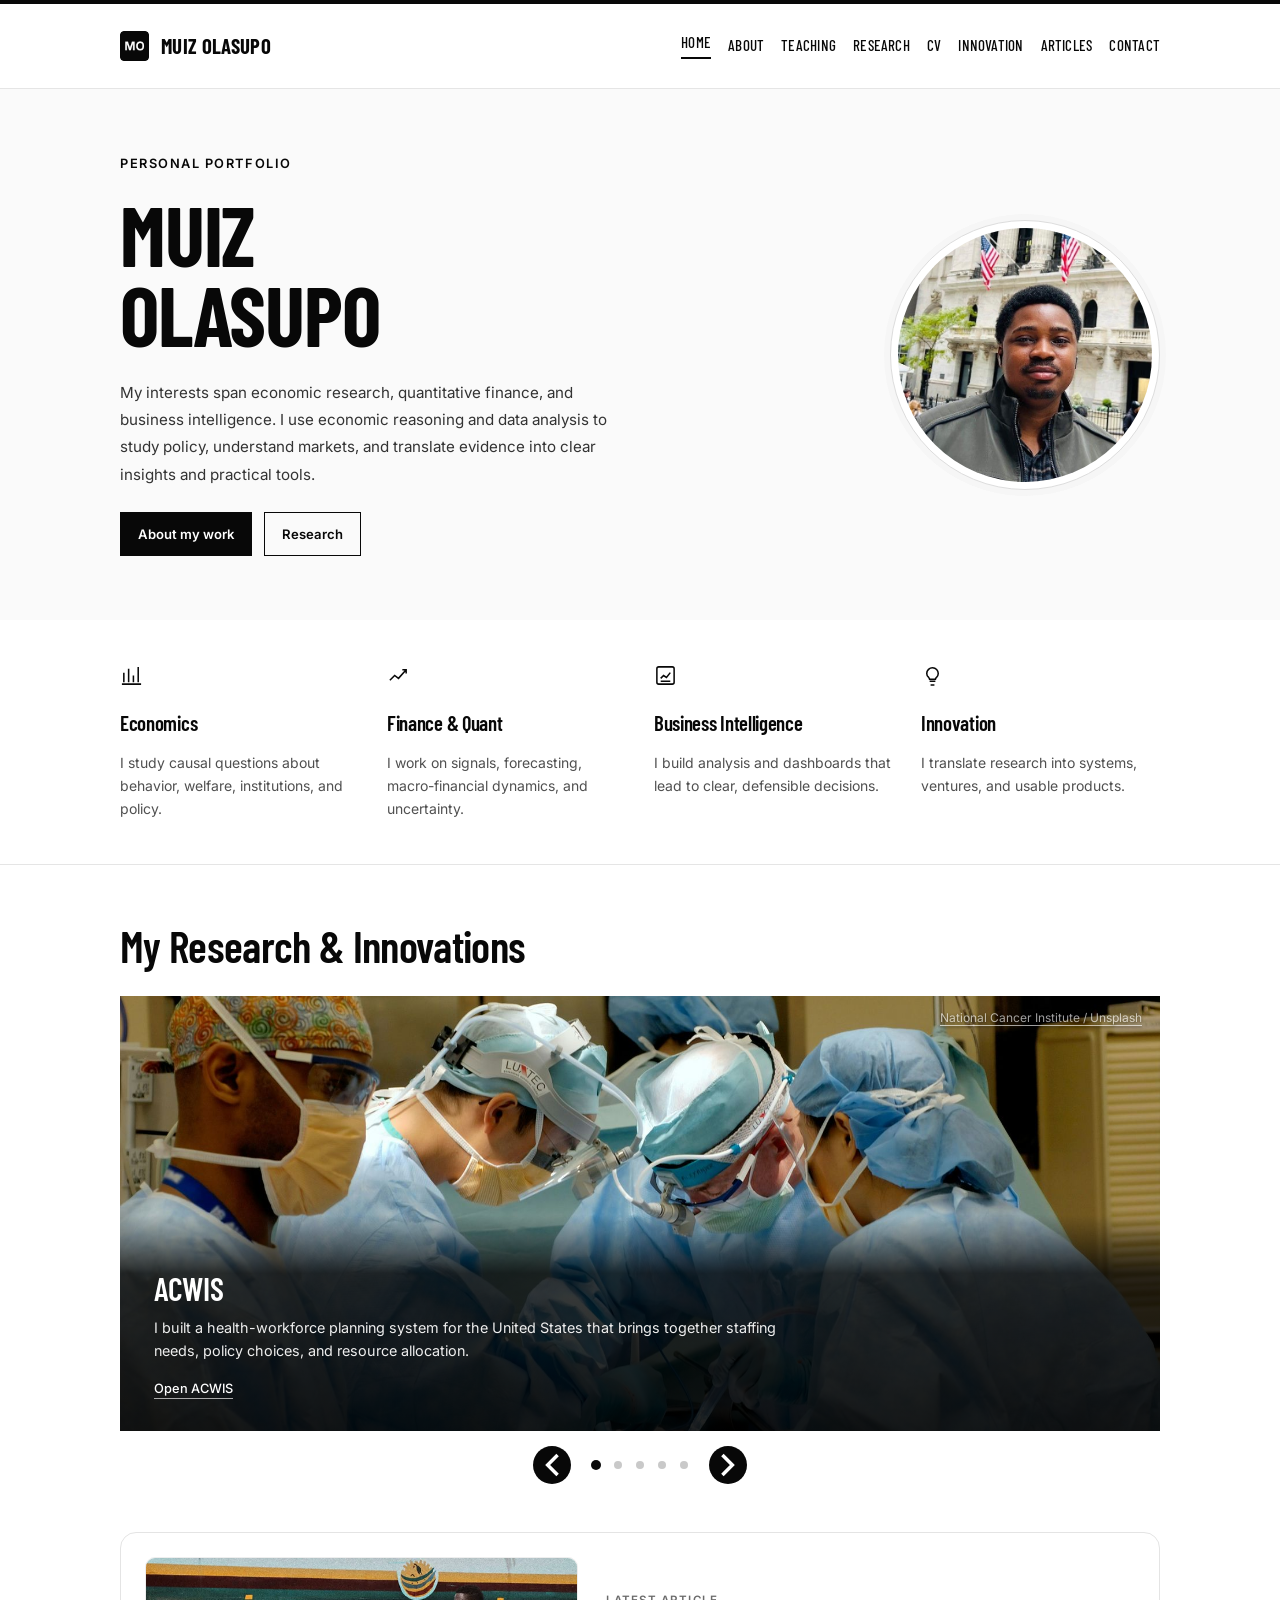
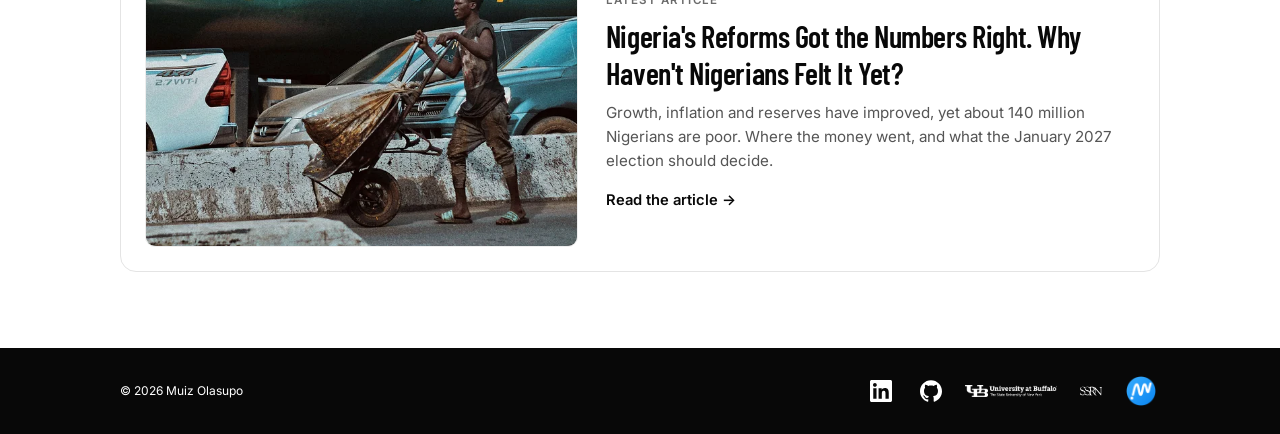
<file: index.html>
<!doctype html><html lang="en"><head><!-- Google Analytics 4: visitor statistics --><script async src="https://www.googletagmanager.com/gtag/js?id=G-H6LKYE52TH"></script><script>window.dataLayer=window.dataLayer||[];function gtag(){dataLayer.push(arguments);}gtag('js',new Date());gtag('config','G-H6LKYE52TH');</script><!-- GoatCounter: public view counts --><script data-goatcounter="https://muizolasupo.goatcounter.com/count" async src="https://gc.zgo.at/count.js"></script><meta charset="utf-8"><meta name="viewport" content="width=device-width,initial-scale=1"><meta name="description" content="Muiz Olasupo, PhD student in Economics, causal researcher, and quantitative analyst at the University at Buffalo."><meta property="og:type" content="profile">
<meta property="og:site_name" content="Muiz Olasupo">
<meta property="og:title" content="Muiz Olasupo | Personal Portfolio">
<meta property="og:description" content="Muiz Olasupo, PhD student in Economics at the University at Buffalo working on applied microeconomics, causal inference, labor, and development.">
<meta property="og:url" content="https://muizolasupo.com/">
<meta property="og:image" content="https://muizolasupo.com/muiz-olasupo.jpg"><meta property="og:image:alt" content="Muiz Olasupo">
<meta name="twitter:card" content="summary">
<script type="application/ld+json">
{
  "@context": "https://schema.org",
  "@graph": [
    {
      "@type": "WebSite",
      "@id": "https://muizolasupo.com/#website",
      "name": "Muiz Olasupo",
      "url": "https://muizolasupo.com/"
    },
    {
      "@type": "Person",
      "@id": "https://muizolasupo.com/#person",
      "name": "Muiz Olasupo",
      "url": "https://muizolasupo.com/",
      "image": "https://muizolasupo.com/muiz-olasupo.jpg",
      "jobTitle": "PhD Student in Economics",
      "affiliation": {
        "@type": "CollegeOrUniversity",
        "name": "University at Buffalo, State University of New York",
        "url": "https://www.buffalo.edu/"
      },
      "alumniOf": [
        {
          "@type": "CollegeOrUniversity",
          "name": "University of Lagos"
        },
        {
          "@type": "CollegeOrUniversity",
          "name": "University of Ibadan"
        }
      ],
      "knowsAbout": [
        "Applied microeconomics",
        "Causal inference",
        "Labor economics",
        "Development economics",
        "Machine learning",
        "Quantitative finance"
      ],
      "sameAs": [
        "https://www.linkedin.com/in/muizolasupo",
        "https://github.com/muizolasupo",
        "https://papers.ssrn.com/sol3/cf_dev/AbsByAuth.cfm?per_id=8171556"
      ],
      "description": "Ph.D. student in Economics at the University at Buffalo working on applied microeconomics, causal inference, labor, and development economics.",
      "award": [
        "Doctoral Fellowship, Southern Illinois University Carbondale (2024-2025)",
        "Best Graduating Student, M.Sc. Economics, University of Lagos (2023)"
      ]
    }
  ]
}
</script><title>Muiz Olasupo | Personal Portfolio</title><link rel="icon" href="/favicon.ico" sizes="any"><link rel="icon" type="image/png" sizes="48x48" href="/favicon-48.png"><link rel="icon" type="image/png" sizes="96x96" href="/favicon-96.png"><link rel="icon" type="image/png" sizes="192x192" href="/icon-192.png"><link rel="icon" type="image/png" sizes="32x32" href="/favicon-32.png"><link rel="apple-touch-icon" href="/apple-touch-icon.png"><link rel="manifest" href="/site.webmanifest"><meta name="theme-color" content="#080808"><link rel="canonical" href="https://muizolasupo.com/"><link rel="preconnect" href="https://fonts.googleapis.com"><link rel="preconnect" href="https://fonts.gstatic.com" crossorigin><link href="https://fonts.googleapis.com/css2?family=Barlow+Condensed:wght@500;600;700&family=Inter:wght@400;500;600;700&display=swap" rel="stylesheet"><link rel="stylesheet" href="/styles.css"><link rel="stylesheet" href="/story.css"><link rel="stylesheet" href="/photo-story.css"><link rel="stylesheet" href="/monochrome.css"><link rel="stylesheet" href="/refinements.css?v=20261027a"></head><body><nav class="nav" aria-label="Main navigation"><div class="wrap"><a class="brand" href="index.html"><img class="brand-icon" src="/icon-192.png" alt="" width="34" height="34">Muiz Olasupo<b>.</b></a><div class="links"><a class="active" aria-current="page" href="index.html">Home</a><a href="about.html">About</a><a href="teaching.html">Teaching</a><a href="research.html">Research</a><a href="cv.html">CV</a><a href="innovation.html">Innovation</a><a href="articles.html">Articles</a><a href="contact.html">Contact</a></div></div></nav><main><header class="hero hero-clean"><div class="wrap hero-grid"><div><div class="eyebrow">Personal Portfolio</div><h1 class="name-display">Muiz<br>Olasupo</h1><p class="hero-copy">My interests span economic research, quantitative finance, and business intelligence. I use economic reasoning and data analysis to study policy, understand markets, and translate evidence into clear insights and practical tools.</p><div class="actions"><a class="btn primary" href="about.html">About my work</a><a class="btn outline" href="research.html">Research</a></div></div><div class="portrait-clean"><img src="/muiz-olasupo.jpg" alt="Muiz Olasupo outside the New York Stock Exchange"></div></div></header><section class="home-intro"><div class="wrap"><div class="icon-grid"><article class="icon-card"><svg viewBox="0 0 24 24" aria-hidden="true"><path d="M4 19V9m5 10V5m5 14v-7m5 7V3M2 21h20"/></svg><h3>Economics</h3><p>I study causal questions about behavior, welfare, institutions, and policy.</p></article><article class="icon-card"><svg viewBox="0 0 24 24" aria-hidden="true"><path d="M3 17l5-5 4 3 8-9M16 6h4v4"/></svg><h3>Finance & Quant</h3><p>I work on signals, forecasting, macro-financial dynamics, and uncertainty.</p></article><article class="icon-card"><svg viewBox="0 0 24 24" aria-hidden="true"><rect x="3" y="3" width="18" height="18" rx="2"/><path d="M7 15l3-3 3 2 4-5M7 18h10"/></svg><h3>Business Intelligence</h3><p>I build analysis and dashboards that lead to clear, defensible decisions.</p></article><article class="icon-card"><svg viewBox="0 0 24 24" aria-hidden="true"><path d="M9 18h6M10 22h4M8 14c-1.2-1-2-2.5-2-4.2A6 6 0 0 1 18 10c0 1.7-.8 3.2-2 4.2-.7.6-1 1.1-1 1.8H9c0-.7-.3-1.2-1-2z"/></svg><h3>Innovation</h3><p>I translate research into systems, ventures, and usable products.</p></article></div></div></section><section class="carousel-section"><div class="wrap"><div class="section-head"><h2>My Research &amp; Innovations</h2></div><div class="carousel story-carousel" data-carousel tabindex="0" aria-label="My research and innovations slides"><div class="slides"><article class="slide story-slide active" ><div class="story-text"><h2>ACWIS</h2><p>I built a health-workforce planning system for the United States that brings together staffing needs, policy choices, and resource allocation.</p><a class="story-action" href="https://acwis.pages.dev" target="_blank" rel="noopener">Open ACWIS</a></div><div class="story-surface"><figure class="story-photo"><img src="/images/healthcare-team.jpg" alt="A clinical team working together in an operating room" loading="eager" decoding="async"><figcaption><a href="https://unsplash.com/photos/KrsoedfRAf4" target="_blank" rel="noopener">National Cancer Institute / Unsplash</a></figcaption></figure></div></article><article class="slide story-slide " hidden><div class="story-text"><h2>Meso Insights</h2><p>I run an economic research and business intelligence firm that helps organizations make informed decisions.</p><a class="story-action" href="https://mesoinsights.com" target="_blank" rel="noopener">Visit Meso Insights</a></div><div class="story-surface"><figure class="story-photo"><img src="/images/business-analysis.jpg" alt="Colleagues reviewing analysis and reports" loading="lazy" decoding="async"><figcaption><a href="https://unsplash.com/photos/5fNmWej4tAA" target="_blank" rel="noopener">Scott Graham / Unsplash</a></figcaption></figure></div></article><article class="slide story-slide " hidden><div class="story-text"><h2>Applied research</h2><p>Causal questions about economic behavior, policy, and the lives of households.</p><a class="story-action" href="research.html">Read the working papers</a></div><div class="story-surface"><figure class="story-photo"><img src="/images/library.jpg" alt="Bookshelves in a research library" loading="lazy" decoding="async"><figcaption><a href="https://unsplash.com/photos/2JIvboGLeho" target="_blank" rel="noopener">Susan Q Yin / Unsplash</a></figcaption></figure></div></article><article class="slide story-slide " hidden><div class="story-text"><h2>Finance & quantitative research</h2><p>Economic mechanisms, forecasting, and careful evaluation of uncertainty.</p><a class="story-action" href="about.html">My research approach</a></div><div class="story-surface"><figure class="story-photo"><img src="/images/finance.jpg" alt="Financial market charts displayed on a monitor" loading="lazy" decoding="async"><figcaption><a href="https://unsplash.com/photos/Wb63zqJ5gnE" target="_blank" rel="noopener">Nicholas Cappello / Unsplash</a></figcaption></figure></div></article><article class="slide story-slide " hidden><div class="story-text"><h2>Health systems, wider possibilities</h2><p>ACWIS starts with the U.S. health sector, with a longer-term interest in adaptation to data-scarce economies.</p><a class="story-action" href="innovation.html">More about ACWIS</a></div><div class="story-surface"><figure class="story-photo"><img src="/images/hospital-mayo-wide.jpg" alt="Hospital exterior in Rochester, Minnesota" loading="lazy" decoding="async"><figcaption><a href="https://unsplash.com/photos/jGmBZypoFPc" target="_blank" rel="noopener">Solen Feyissa / Unsplash</a></figcaption></figure></div></article></div><p class="sr-only" data-slide-status aria-live="polite" aria-atomic="true">Slide 1 of 5: ACWIS</p><div class="story-bottom"><button class="carousel-btn prev" aria-label="Previous slide"><svg viewBox="0 0 24 24" aria-hidden="true" focusable="false"><path d="M14.75 6.5 9.25 12l5.5 5.5"/></svg></button><div class="carousel-dots"><button class="carousel-dot active" aria-label="Show ACWIS slide" aria-pressed="true"><span class="sr-only">ACWIS</span></button><button class="carousel-dot " aria-label="Show Meso Insights slide" aria-pressed="false"><span class="sr-only">Meso Insights</span></button><button class="carousel-dot " aria-label="Show Research slide" aria-pressed="false"><span class="sr-only">Research</span></button><button class="carousel-dot " aria-label="Show Quant slide" aria-pressed="false"><span class="sr-only">Quant</span></button><button class="carousel-dot " aria-label="Show Reach slide" aria-pressed="false"><span class="sr-only">Reach</span></button></div><button class="carousel-btn next" aria-label="Next slide"><svg viewBox="0 0 24 24" aria-hidden="true" focusable="false"><path d="M9.25 6.5 14.75 12l-5.5 5.5"/></svg></button></div></div></div></section><section class="article-teaser-section" aria-labelledby="article-teaser-heading"><div class="wrap"><a class="article-teaser" href="/articles/nigeria-reforms.html"><picture><source type="image/webp" srcset="/images/articles/mile12-market-640.webp 640w, /images/articles/mile12-market-960.webp 960w" sizes="(min-width: 701px) 460px, 100vw"><img src="/images/articles/mile12-market-960.jpg" srcset="/images/articles/mile12-market-640.jpg 640w, /images/articles/mile12-market-960.jpg 960w" sizes="(min-width: 701px) 460px, 100vw" alt="A porter pushes a wheelbarrow at Mile 12 Market, Lagos" width="960" height="640" loading="lazy" decoding="async"></picture><div><p class="teaser-kicker">Latest article</p><h2 id="article-teaser-heading">Nigeria's Reforms Got the Numbers Right. Why Haven't Nigerians Felt It Yet?</h2><p class="article-teaser-dek">Growth, inflation and reserves have improved, yet about 140 million Nigerians are poor. Where the money went, and what the January 2027 election should decide.</p><span class="article-card-more">Read the article <span aria-hidden="true">&rarr;</span></span></div></a></div></section></main><footer><div class="wrap foot"><span>© <span data-year></span> Muiz Olasupo</span><div class="social-links" aria-label="Professional profiles"><a class="social-icon " href="https://www.linkedin.com/in/muizolasupo" aria-label="LinkedIn" title="LinkedIn" target="_blank" rel="noopener"><img src="/icons/linkedin.svg" alt=""></a><a class="social-icon" href="https://github.com/muizolasupo" aria-label="GitHub" title="GitHub" target="_blank" rel="noopener"><img src="/icons/github.svg" alt=""></a><a class="social-icon ub-icon" href="https://arts-sciences.buffalo.edu/economics/info-for/current-students/graduate/phd-student-directory.html" aria-label="University at Buffalo" title="University at Buffalo" target="_blank" rel="noopener"><img src="/icons/ub.png" alt=""></a><a class="social-icon" href="https://papers.ssrn.com/sol3/cf_dev/AbsByAuth.cfm?per_id=8171556" aria-label="SSRN author page" title="SSRN author page" target="_blank" rel="noopener"><img src="/icons/ssrn.svg" alt=""></a><a class="social-icon meso-logo" href="https://mesoinsights.com" target="_blank" rel="noopener" aria-label="Meso Insights" title="Meso Insights"><img src="/icons/meso.png" alt=""></a></div></div></footer><script src="/site.js?v=20261003b"></script></body></html>
</file>
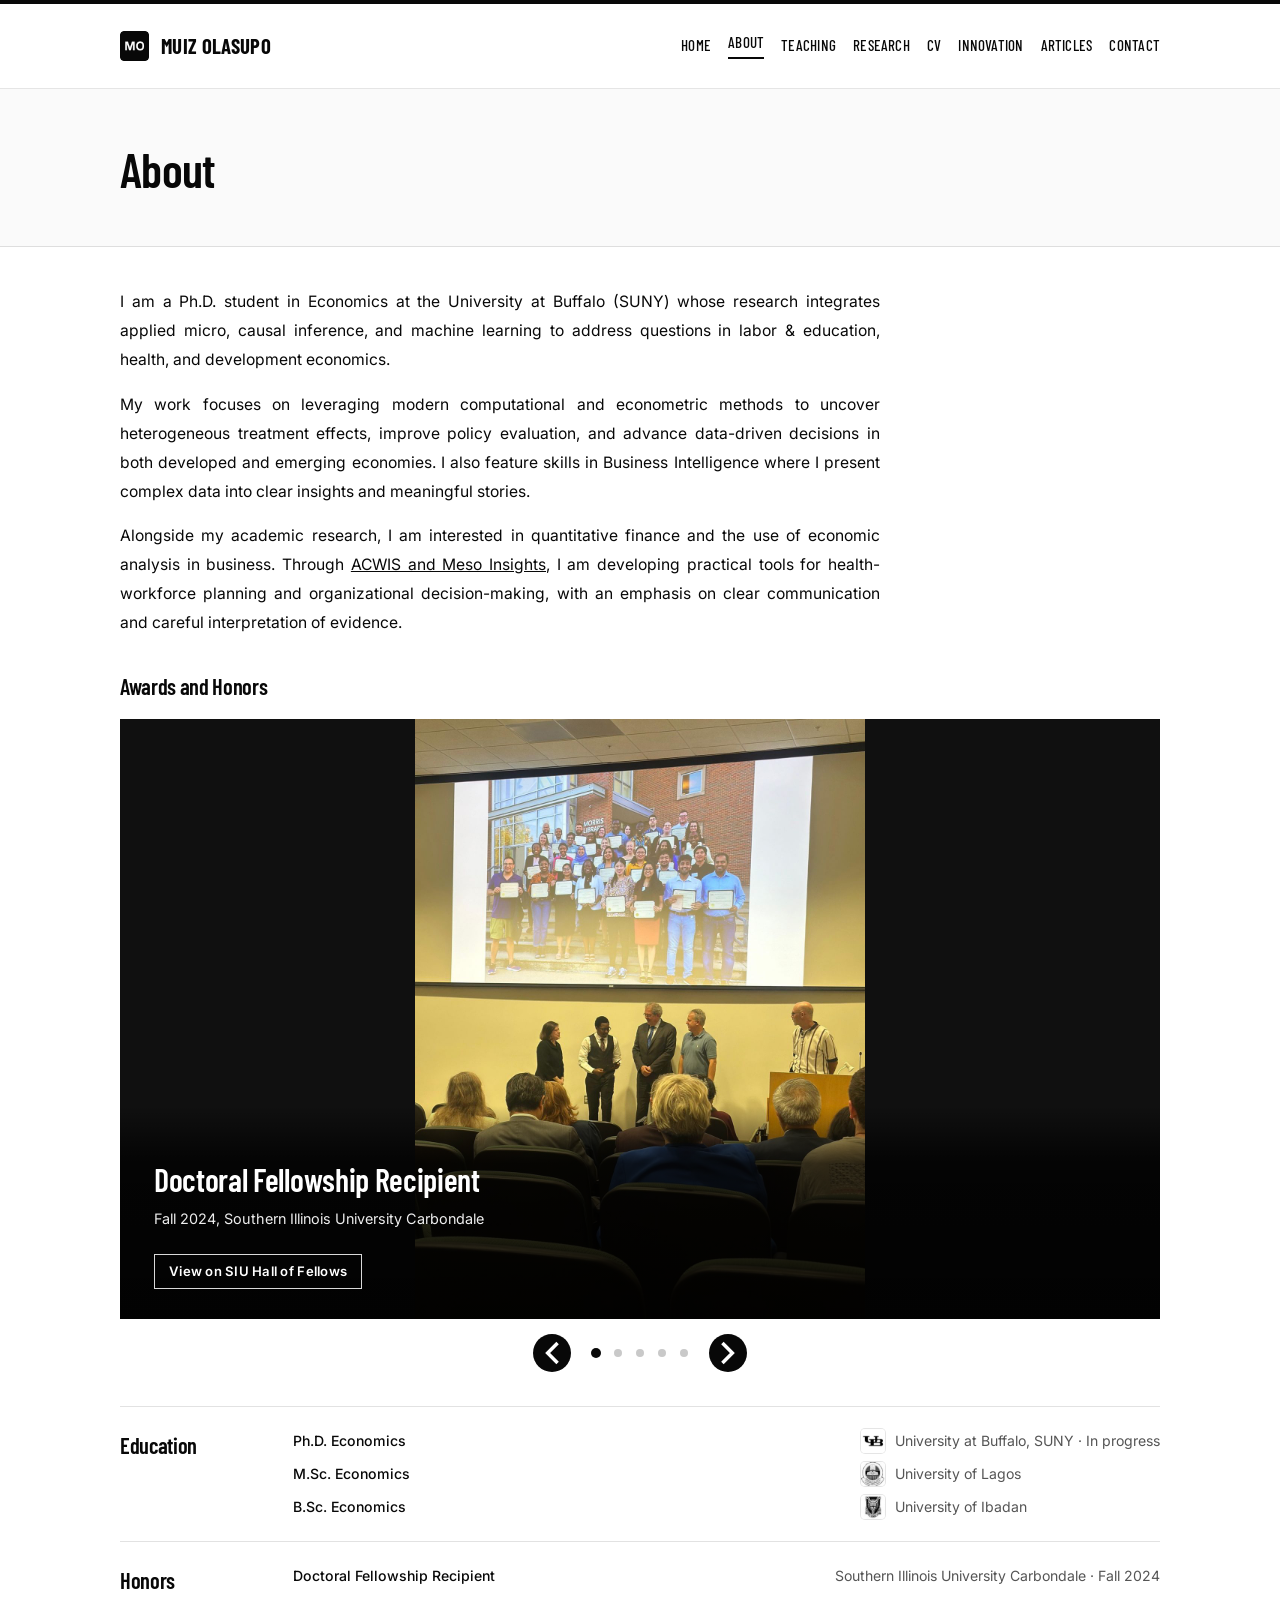
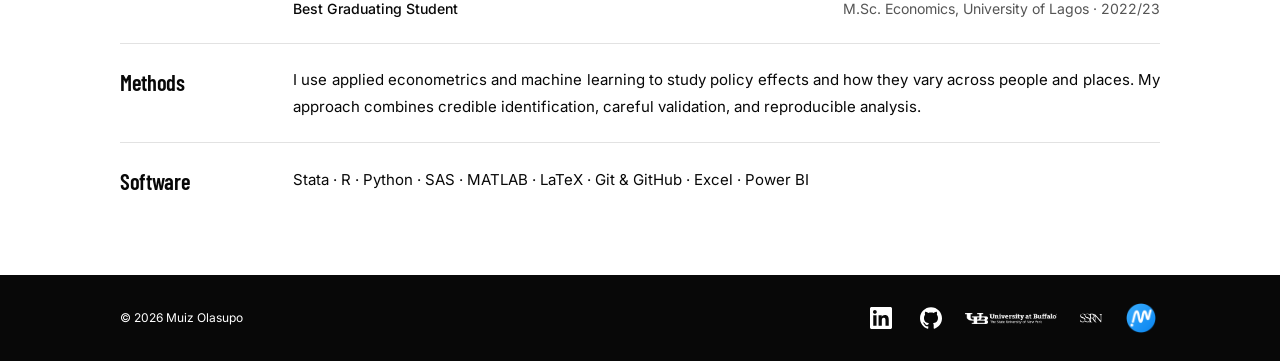
<file: about.html>
<!doctype html><html lang="en"><head><!-- Google Analytics 4: visitor statistics --><script async src="https://www.googletagmanager.com/gtag/js?id=G-H6LKYE52TH"></script><script>window.dataLayer=window.dataLayer||[];function gtag(){dataLayer.push(arguments);}gtag('js',new Date());gtag('config','G-H6LKYE52TH');</script><!-- GoatCounter: public view counts --><script data-goatcounter="https://muizolasupo.goatcounter.com/count" async src="https://gc.zgo.at/count.js"></script><meta charset="utf-8"><meta name="viewport" content="width=device-width,initial-scale=1"><title>About | Muiz Olasupo</title><link rel="icon" href="/favicon.ico" sizes="any"><link rel="icon" type="image/png" sizes="48x48" href="/favicon-48.png"><link rel="icon" type="image/png" sizes="96x96" href="/favicon-96.png"><link rel="icon" type="image/png" sizes="192x192" href="/icon-192.png"><link rel="icon" type="image/png" sizes="32x32" href="/favicon-32.png"><link rel="apple-touch-icon" href="/apple-touch-icon.png"><link rel="manifest" href="/site.webmanifest"><meta name="theme-color" content="#080808"><link rel="canonical" href="https://muizolasupo.com/about.html"><meta property="og:type" content="website"><meta property="og:site_name" content="Muiz Olasupo"><meta property="og:title" content="About | Muiz Olasupo"><meta property="og:description" content="About Muiz Olasupo, Ph.D. student in Economics at the University at Buffalo: research interests, education, methods, and software."><meta property="og:url" content="https://muizolasupo.com/about.html"><meta property="og:image" content="https://muizolasupo.com/muiz-olasupo.jpg"><meta property="og:image:alt" content="Muiz Olasupo"><meta name="twitter:card" content="summary"><meta name="description" content="About Muiz Olasupo, Ph.D. student in Economics at the University at Buffalo: research interests, education, methods, and software."><link rel="preconnect" href="https://fonts.googleapis.com"><link rel="preconnect" href="https://fonts.gstatic.com" crossorigin><link href="https://fonts.googleapis.com/css2?family=Barlow+Condensed:wght@500;600;700&family=Inter:wght@400;500;600;700&display=swap" rel="stylesheet"><link rel="stylesheet" href="/styles.css"><link rel="stylesheet" href="/story.css"><link rel="stylesheet" href="/photo-story.css"><link rel="stylesheet" href="/monochrome.css"><link rel="stylesheet" href="/refinements.css?v=20261027a"></head><body><nav class="nav" aria-label="Main navigation"><div class="wrap"><a class="brand" href="index.html"><img class="brand-icon" src="/icon-192.png" alt="" width="34" height="34">Muiz Olasupo<b>.</b></a><div class="links"><a href="index.html">Home</a><a class="active" aria-current="page" href="about.html">About</a><a href="teaching.html">Teaching</a><a href="research.html">Research</a><a href="cv.html">CV</a><a href="innovation.html">Innovation</a><a href="articles.html">Articles</a><a href="contact.html">Contact</a></div></div></nav><main><header class="page-head"><div class="wrap"><h1>About</h1></div></header><section class="about-content"><div class="wrap"><div class="bio-copy"><p>I am a Ph.D. student in Economics at the University at Buffalo (SUNY) whose research integrates applied micro, causal inference, and machine learning to address questions in labor &amp; education, health, and development economics.</p><p>My work focuses on leveraging modern computational and econometric methods to uncover heterogeneous treatment effects, improve policy evaluation, and advance data-driven decisions in both developed and emerging economies. I also feature skills in Business Intelligence where I present complex data into clear insights and meaningful stories.</p><p>Alongside my academic research, I am interested in quantitative finance and the use of economic analysis in business. Through <a href="innovation.html">ACWIS and Meso Insights</a>, I am developing practical tools for health-workforce planning and organizational decision-making, with an emphasis on clear communication and careful interpretation of evidence.</p></div><div class="about-gallery"><h2 class="about-gallery-title">Awards and Honors</h2><div class="carousel story-carousel photo-gallery about-gallery-carousel" data-carousel tabindex="0" aria-label="Awards and honors"><div class="slides"><article class="slide story-slide active"><div class="story-surface"><figure class="story-photo"><img src="/images/fellowship-siuc-fall2024-1.jpg" alt="Muiz Olasupo receiving the Doctoral Fellowship certificate on stage at Southern Illinois University Carbondale" loading="eager" decoding="async"></figure></div><div class="story-text"><h2>Doctoral Fellowship Recipient</h2><p>Fall 2024, Southern Illinois University Carbondale</p><a class="slide-button" href="https://siu.edu/admissions/graduate/about/awards.php" target="_blank" rel="noopener">View on SIU Hall of Fellows</a></div></article><article class="slide story-slide" hidden><div class="story-surface"><figure class="story-photo"><img src="/images/fellowship-siuc-fall2024-2.jpg" alt="Muiz Olasupo holding his Doctoral Fellowship certificate on stage with university officials" loading="lazy" decoding="async"></figure></div><div class="story-text"><h2>Doctoral Fellowship Recipient</h2><p>Fall 2024, Southern Illinois University Carbondale</p><a class="slide-button" href="https://siu.edu/admissions/graduate/about/awards.php" target="_blank" rel="noopener">View on SIU Hall of Fellows</a></div></article><article class="slide story-slide" hidden><div class="story-surface"><figure class="story-photo"><img src="/images/fellowship-siuc-fall2024-3.jpg" alt="Muiz Olasupo holding his Doctoral Fellowship certificate beneath an engraved inscription wall" loading="lazy" decoding="async"></figure></div><div class="story-text"><h2>Doctoral Fellowship Recipient</h2><p>Fall 2024, Southern Illinois University Carbondale</p><a class="slide-button" href="https://siu.edu/admissions/graduate/about/awards.php" target="_blank" rel="noopener">View on SIU Hall of Fellows</a></div></article><article class="slide story-slide slide-doc" hidden><div class="story-surface"><figure class="story-photo"><img src="/images/press-independent-jan2024.jpg" alt="Saturday Independent, January 20, 2024: photo of Muiz Ajibola Olasupo, best graduating student, M.Sc. Economics, University of Lagos, CGPA 4.93" loading="lazy" decoding="async"></figure></div><div class="story-text"><h2>Best Graduating Student, M.Sc. Economics</h2><p>University of Lagos. Featured in Saturday Independent, January 20, 2024.</p></div></article><article class="slide story-slide slide-doc" hidden><div class="story-surface"><figure class="story-photo"><img src="/images/press-vanguard-jan2024.jpg" alt="Sunday Vanguard, January 21, 2024, page 30: photo of Muiz Ajibola Olasupo, best graduating student, M.Sc. Economics, University of Lagos, CGPA 4.93" loading="lazy" decoding="async"></figure></div><div class="story-text"><h2>Best Graduating Student, M.Sc. Economics</h2><p>University of Lagos. Featured in Sunday Vanguard, January 21, 2024.</p></div></article></div><p class="sr-only" data-slide-status aria-live="polite"></p><div class="story-bottom"><button class="carousel-btn prev" aria-label="Previous photograph"><svg viewBox="0 0 24 24" aria-hidden="true" focusable="false"><path d="M14.75 6.5 9.25 12l5.5 5.5"/></svg></button><div class="carousel-dots"><button class="carousel-dot active" aria-label="Show photograph 1: Doctoral Fellowship Recipient, Fall 2024" aria-pressed="true"><span class="sr-only">Doctoral Fellowship Recipient, Fall 2024</span></button><button class="carousel-dot" aria-label="Show photograph 2: Doctoral Fellowship Recipient, Fall 2024" aria-pressed="false"><span class="sr-only">Doctoral Fellowship Recipient, Fall 2024</span></button><button class="carousel-dot" aria-label="Show photograph 3: Doctoral Fellowship Recipient, Fall 2024" aria-pressed="false"><span class="sr-only">Doctoral Fellowship Recipient, Fall 2024</span></button><button class="carousel-dot" aria-label="Show photograph 4: Best Graduating Student, M.Sc. Economics, Saturday Independent" aria-pressed="false"><span class="sr-only">Best Graduating Student, M.Sc. Economics, Saturday Independent</span></button><button class="carousel-dot" aria-label="Show photograph 5: Best Graduating Student, M.Sc. Economics, Sunday Vanguard" aria-pressed="false"><span class="sr-only">Best Graduating Student, M.Sc. Economics, Sunday Vanguard</span></button></div><button class="carousel-btn next" aria-label="Next photograph"><svg viewBox="0 0 24 24" aria-hidden="true" focusable="false"><path d="M9.25 6.5 14.75 12l-5.5 5.5"/></svg></button></div></div></div><div class="about-row"><h2>Education</h2><div class="education-list schools"><p><strong>Ph.D. Economics</strong><span class="school"><img class="school-logo" src="/icons/school-ub.jpg?v=bw" alt="" width="24" height="24" loading="lazy" decoding="async">University at Buffalo, SUNY · In progress</span></p><p><strong>M.Sc. Economics</strong><span class="school"><img class="school-logo" src="/icons/school-unilag.jpg?v=bw" alt="" width="24" height="24" loading="lazy" decoding="async">University of Lagos</span></p><p><strong>B.Sc. Economics</strong><span class="school"><img class="school-logo" src="/icons/school-ui.jpg?v=bw" alt="" width="24" height="24" loading="lazy" decoding="async">University of Ibadan</span></p></div></div><div class="about-row"><h2>Honors</h2><div class="education-list"><p><strong>Doctoral Fellowship Recipient</strong><span>Southern Illinois University Carbondale · Fall 2024</span></p><p><strong>Best Graduating Student</strong><span>M.Sc. Economics, University of Lagos · 2022/23</span></p></div></div><div class="about-row"><h2>Methods</h2><p>I use applied econometrics and machine learning to study policy effects and how they vary across people and places. My approach combines credible identification, careful validation, and reproducible analysis.</p></div><div class="about-row"><h2>Software</h2><p class="software-list">Stata · R · Python · SAS · MATLAB · LaTeX · Git &amp; GitHub · Excel · Power BI</p></div></div></section></main><footer><div class="wrap foot"><span>© <span data-year></span> Muiz Olasupo</span><div class="social-links" aria-label="Professional profiles"><a class="social-icon " href="https://www.linkedin.com/in/muizolasupo" aria-label="LinkedIn" title="LinkedIn" target="_blank" rel="noopener"><img src="/icons/linkedin.svg" alt=""></a><a class="social-icon" href="https://github.com/muizolasupo" aria-label="GitHub" title="GitHub" target="_blank" rel="noopener"><img src="/icons/github.svg" alt=""></a><a class="social-icon ub-icon" href="https://arts-sciences.buffalo.edu/economics/info-for/current-students/graduate/phd-student-directory.html" aria-label="University at Buffalo" title="University at Buffalo" target="_blank" rel="noopener"><img src="/icons/ub.png" alt=""></a><a class="social-icon" href="https://papers.ssrn.com/sol3/cf_dev/AbsByAuth.cfm?per_id=8171556" aria-label="SSRN author page" title="SSRN author page" target="_blank" rel="noopener"><img src="/icons/ssrn.svg" alt=""></a><a class="social-icon meso-logo" href="https://mesoinsights.com" target="_blank" rel="noopener" aria-label="Meso Insights" title="Meso Insights"><img src="/icons/meso.png" alt=""></a></div></div></footer><script src="/site.js?v=20261003b"></script></body></html>
</file>
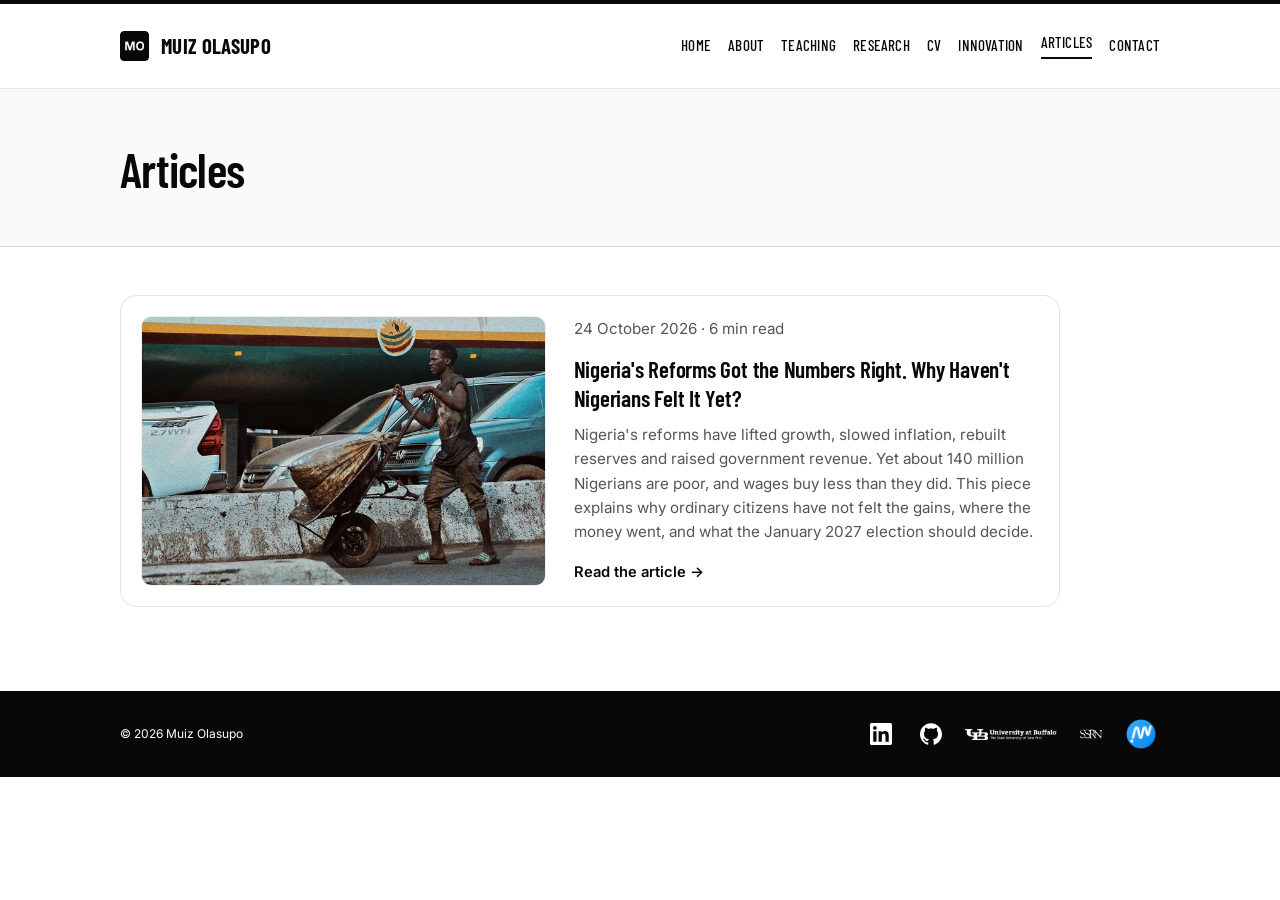
<file: articles.html>
<!doctype html><html lang="en"><head><!-- Google Analytics 4: visitor statistics --><script async src="https://www.googletagmanager.com/gtag/js?id=G-H6LKYE52TH"></script><script>window.dataLayer=window.dataLayer||[];function gtag(){dataLayer.push(arguments);}gtag('js',new Date());gtag('config','G-H6LKYE52TH');</script><!-- GoatCounter: public view counts --><script data-goatcounter="https://muizolasupo.goatcounter.com/count" async src="https://gc.zgo.at/count.js"></script><meta charset="utf-8"><meta name="viewport" content="width=device-width,initial-scale=1"><title>Articles | Muiz Olasupo</title><link rel="icon" href="/favicon.ico" sizes="any"><link rel="icon" type="image/png" sizes="48x48" href="/favicon-48.png"><link rel="icon" type="image/png" sizes="96x96" href="/favicon-96.png"><link rel="icon" type="image/png" sizes="192x192" href="/icon-192.png"><link rel="icon" type="image/png" sizes="32x32" href="/favicon-32.png"><link rel="apple-touch-icon" href="/apple-touch-icon.png"><link rel="manifest" href="/site.webmanifest"><meta name="theme-color" content="#080808"><link rel="canonical" href="https://muizolasupo.com/articles.html"><meta property="og:type" content="website"><meta property="og:site_name" content="Muiz Olasupo"><meta property="og:title" content="Articles | Muiz Olasupo"><meta property="og:description" content="Articles by Muiz Olasupo."><meta property="og:url" content="https://muizolasupo.com/articles.html"><meta property="og:image" content="https://muizolasupo.com/images/articles/nigeria-reforms-share.jpg"><meta property="og:image:alt" content="Nigeria&#x27;s reforms got the numbers right. Why haven&#x27;t Nigerians felt it yet? An article by Muiz Olasupo."><meta property="og:image:width" content="1200"><meta property="og:image:height" content="630"><meta name="twitter:card" content="summary_large_image"><meta name="twitter:title" content="Articles | Muiz Olasupo"><meta name="twitter:description" content="Articles by Muiz Olasupo."><meta name="twitter:image" content="https://muizolasupo.com/images/articles/nigeria-reforms-share.jpg"><meta name="description" content="Articles by Muiz Olasupo."><link rel="alternate" type="application/rss+xml" title="Muiz Olasupo: Articles" href="/articles/feed.xml"><link rel="preconnect" href="https://fonts.googleapis.com"><link rel="preconnect" href="https://fonts.gstatic.com" crossorigin><link href="https://fonts.googleapis.com/css2?family=Barlow+Condensed:wght@500;600;700&family=Inter:wght@400;500;600;700&display=swap" rel="stylesheet"><link rel="stylesheet" href="/styles.css"><link rel="stylesheet" href="/monochrome.css"><link rel="stylesheet" href="/refinements.css?v=20261027a"></head><body><nav class="nav" aria-label="Main navigation"><div class="wrap"><a class="brand" href="/index.html"><img class="brand-icon" src="/icon-192.png" alt="" width="34" height="34">Muiz Olasupo<b>.</b></a><div class="links"><a href="/index.html">Home</a><a href="/about.html">About</a><a href="/teaching.html">Teaching</a><a href="/research.html">Research</a><a href="/cv.html">CV</a><a href="/innovation.html">Innovation</a><a class="active" aria-current="page" href="/articles.html">Articles</a><a href="/contact.html">Contact</a></div></div></nav><main><header class="page-head"><div class="wrap"><h1>Articles</h1></div></header><section class="articles-list"><div class="wrap"><article class="article-card"><a class="article-card-link" href="/articles/nigeria-reforms.html"><picture><source type="image/webp" srcset="/images/articles/mile12-market-640.webp 640w, /images/articles/mile12-market-960.webp 960w" sizes="(min-width: 701px) 440px, 100vw"><img class="article-card-img" src="/images/articles/mile12-market-960.jpg" srcset="/images/articles/mile12-market-640.jpg 640w, /images/articles/mile12-market-960.jpg 960w" sizes="(min-width: 701px) 440px, 100vw" alt="" width="960" height="640" loading="lazy" decoding="async"></picture><div class="article-card-text"><p class="article-card-meta"><time datetime="2026-10-24">24 October 2026</time><span aria-hidden="true"> · </span>6 min read<span class="view-count" data-views-path="/articles/nigeria-reforms.html" style="display:none"><span aria-hidden="true"> · </span><span class="views-n"></span> views</span></p><h2>Nigeria&#x27;s Reforms Got the Numbers Right. Why Haven&#x27;t Nigerians Felt It Yet?</h2><p>Nigeria&#x27;s reforms have lifted growth, slowed inflation, rebuilt reserves and raised government revenue. Yet about 140 million Nigerians are poor, and wages buy less than they did. This piece explains why ordinary citizens have not felt the gains, where the money went, and what the January 2027 election should decide.</p><span class="article-card-more">Read the article <span aria-hidden="true">&rarr;</span></span></div></a></article></div></section></main><footer><div class="wrap foot"><span>© <span data-year></span> Muiz Olasupo</span><div class="social-links" aria-label="Professional profiles"><a class="social-icon " href="https://www.linkedin.com/in/muizolasupo" aria-label="LinkedIn" title="LinkedIn" target="_blank" rel="noopener"><img src="/icons/linkedin.svg" alt=""></a><a class="social-icon" href="https://github.com/muizolasupo" aria-label="GitHub" title="GitHub" target="_blank" rel="noopener"><img src="/icons/github.svg" alt=""></a><a class="social-icon ub-icon" href="https://arts-sciences.buffalo.edu/economics/info-for/current-students/graduate/phd-student-directory.html" aria-label="University at Buffalo" title="University at Buffalo" target="_blank" rel="noopener"><img src="/icons/ub.png" alt=""></a><a class="social-icon" href="https://papers.ssrn.com/sol3/cf_dev/AbsByAuth.cfm?per_id=8171556" aria-label="SSRN author page" title="SSRN author page" target="_blank" rel="noopener"><img src="/icons/ssrn.svg" alt=""></a><a class="social-icon meso-logo" href="https://mesoinsights.com" target="_blank" rel="noopener" aria-label="Meso Insights" title="Meso Insights"><img src="/icons/meso.png" alt=""></a></div></div></footer><script src="/site.js?v=20261003b"></script><script src="/views.js" defer></script></body></html>
</file>
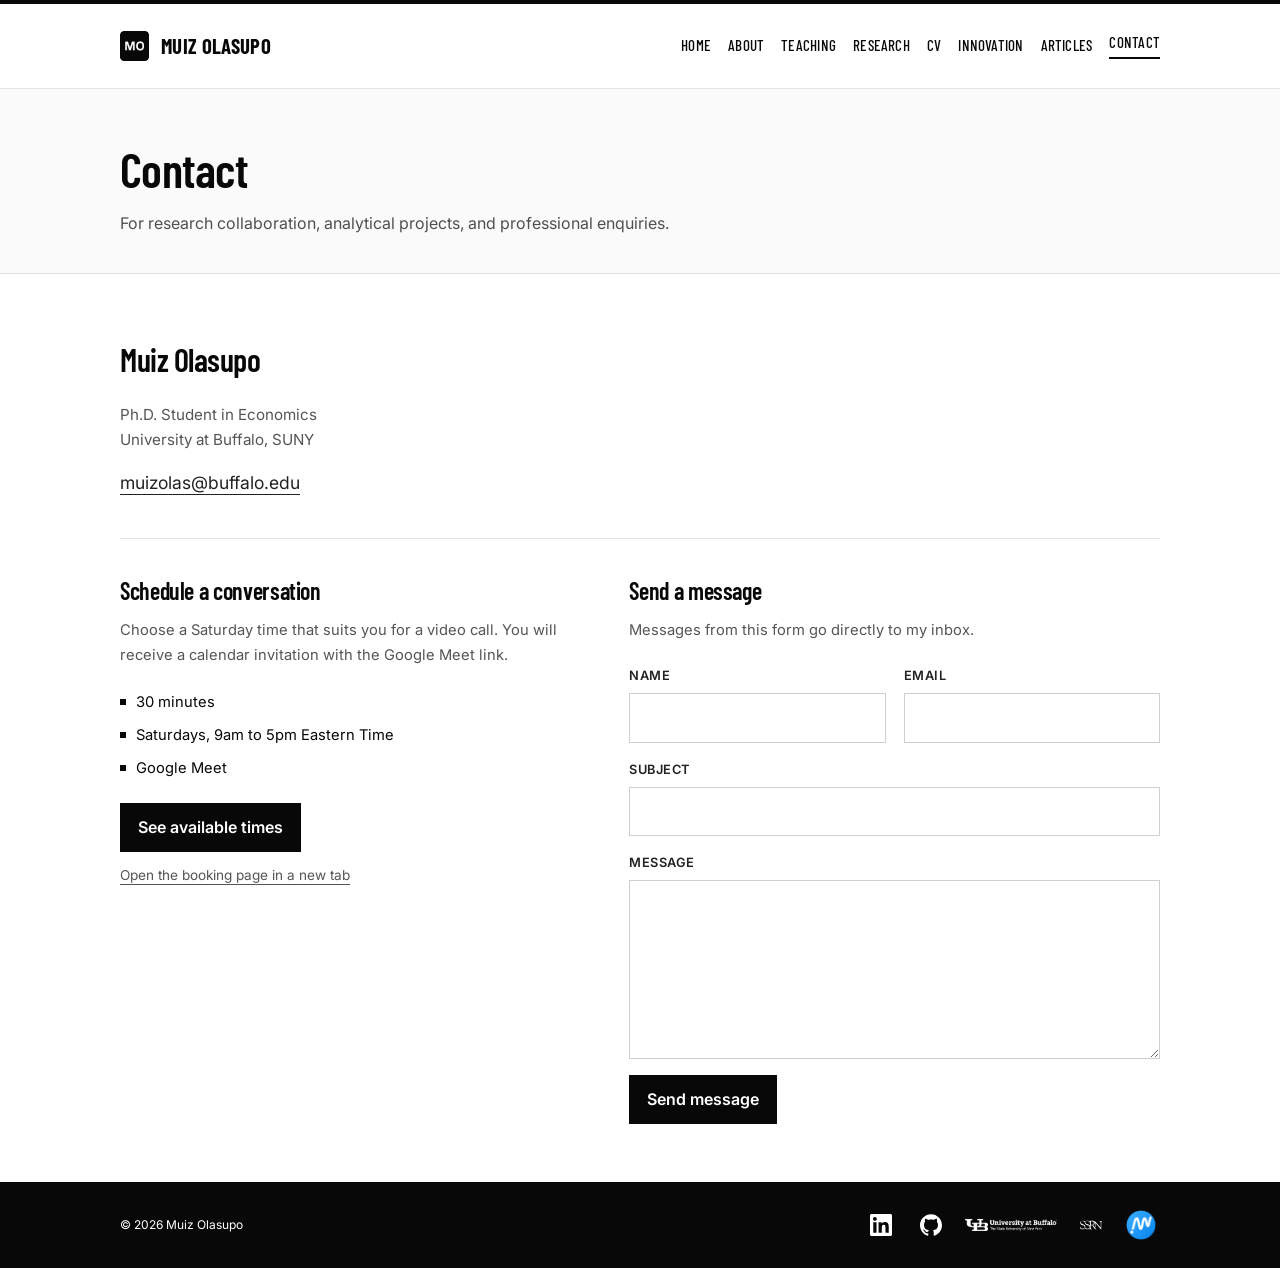
<file: contact.html>
<!doctype html><html lang="en"><head><!-- Google Analytics 4: visitor statistics --><script async src="https://www.googletagmanager.com/gtag/js?id=G-H6LKYE52TH"></script><script>window.dataLayer=window.dataLayer||[];function gtag(){dataLayer.push(arguments);}gtag('js',new Date());gtag('config','G-H6LKYE52TH');</script><!-- GoatCounter: public view counts --><script data-goatcounter="https://muizolasupo.goatcounter.com/count" async src="https://gc.zgo.at/count.js"></script><meta charset="utf-8"><meta name="viewport" content="width=device-width,initial-scale=1"><title>Contact | Muiz Olasupo</title><link rel="icon" href="/favicon.ico" sizes="any"><link rel="icon" type="image/png" sizes="48x48" href="/favicon-48.png"><link rel="icon" type="image/png" sizes="96x96" href="/favicon-96.png"><link rel="icon" type="image/png" sizes="192x192" href="/icon-192.png"><link rel="icon" type="image/png" sizes="32x32" href="/favicon-32.png"><link rel="apple-touch-icon" href="/apple-touch-icon.png"><link rel="manifest" href="/site.webmanifest"><meta name="theme-color" content="#080808"><link rel="canonical" href="https://muizolasupo.com/contact.html"><meta property="og:type" content="website"><meta property="og:site_name" content="Muiz Olasupo"><meta property="og:title" content="Contact | Muiz Olasupo"><meta property="og:description" content="Contact Muiz Olasupo for research collaboration, analytical projects, and professional enquiries."><meta property="og:url" content="https://muizolasupo.com/contact.html"><meta property="og:image" content="https://muizolasupo.com/muiz-olasupo.jpg"><meta property="og:image:alt" content="Muiz Olasupo"><meta name="twitter:card" content="summary"><meta name="description" content="Contact Muiz Olasupo for research collaboration, analytical projects, and professional enquiries."><link rel="preconnect" href="https://fonts.googleapis.com"><link rel="preconnect" href="https://fonts.gstatic.com" crossorigin><link href="https://fonts.googleapis.com/css2?family=Barlow+Condensed:wght@500;600;700&family=Inter:wght@400;500;600;700&display=swap" rel="stylesheet"><link rel="stylesheet" href="/styles.css"><link rel="stylesheet" href="/monochrome.css"><link rel="stylesheet" href="/refinements.css?v=20261027a"></head><body><nav class="nav" aria-label="Main navigation"><div class="wrap"><a class="brand" href="index.html"><img class="brand-icon" src="/icon-192.png" alt="" width="34" height="34">Muiz Olasupo<b>.</b></a><div class="links"><a href="index.html">Home</a><a href="about.html">About</a><a href="teaching.html">Teaching</a><a href="research.html">Research</a><a href="cv.html">CV</a><a href="innovation.html">Innovation</a><a href="articles.html">Articles</a><a class="active" aria-current="page" href="contact.html">Contact</a></div></div></nav><main><header class="page-head"><div class="wrap"><h1>Contact</h1><p>For research collaboration, analytical projects, and professional enquiries.</p></div></header><section><div class="wrap contact-simple"><h2>Muiz Olasupo</h2><p>Ph.D. Student in Economics<br>University at Buffalo, SUNY</p><a class="email-link" href="mailto:muizolas@buffalo.edu">muizolas@buffalo.edu</a><div class="contact-columns"><div class="contact-block" id="book"><h2>Schedule a conversation</h2><p class="contact-note">Choose a Saturday time that suits you for a video call. You will receive a calendar invitation with the Google Meet link.</p><ul class="booking-facts"><li>30 minutes</li><li>Saturdays, 9am to 5pm Eastern Time</li><li>Google Meet</li></ul><button class="btn primary booking-open" type="button" data-booking-open aria-haspopup="dialog">See available times</button><p class="booking-fallback"><a href="https://calendar.google.com/calendar/appointments/schedules/AcZssZ2jnQSfI2omNd8pkLicEZIyVTwmwTfArFZprgXjH8r4ks3Pp3jiZ1fMtFHDM_IHFdcgHufxgNL6" target="_blank" rel="noopener">Open the booking page in a new tab</a></p><dialog class="booking-dialog" data-booking-dialog aria-label="Schedule a conversation with Muiz Olasupo"><div class="booking-dialog-bar"><span>Schedule a conversation with Muiz Olasupo</span><button class="booking-close" type="button" data-booking-close aria-label="Close">×</button></div><iframe class="booking-frame" data-src="https://calendar.google.com/calendar/appointments/schedules/AcZssZ2jnQSfI2omNd8pkLicEZIyVTwmwTfArFZprgXjH8r4ks3Pp3jiZ1fMtFHDM_IHFdcgHufxgNL6?gv=true" title="Booking calendar for meetings with Muiz Olasupo"></iframe></dialog></div><div class="contact-block" id="message"><h2>Send a message</h2><p class="contact-note">Messages from this form go directly to my inbox.</p><form class="contact-form" data-contact-form action="https://formsubmit.co/0b0b190e1dd5c95a51a9a002d26bf5dc" method="POST"><input type="hidden" name="_subject" value="New message from muizolasupo.com"><input type="hidden" name="_template" value="table"><input type="hidden" name="_next" value="https://muizolasupo.com/contact.html?sent=1#message"><input type="text" name="_honey" class="contact-honey" tabindex="-1" autocomplete="off" aria-hidden="true"><div class="form-row"><label for="cf-name">Name</label><input id="cf-name" type="text" name="name" autocomplete="name" required></div><div class="form-row"><label for="cf-email">Email</label><input id="cf-email" type="email" name="email" autocomplete="email" required></div><div class="form-row form-wide"><label for="cf-topic">Subject</label><input id="cf-topic" type="text" name="topic" maxlength="140"></div><div class="form-row form-wide"><label for="cf-message">Message</label><textarea id="cf-message" name="message" rows="6" required></textarea></div><div class="form-actions form-wide"><button class="btn primary" type="submit">Send message</button><p class="form-status" data-form-status role="status" aria-live="polite"></p></div></form></div></div></div></section></main><footer><div class="wrap foot"><span>© <span data-year></span> Muiz Olasupo</span><div class="social-links" aria-label="Professional profiles"><a class="social-icon " href="https://www.linkedin.com/in/muizolasupo" aria-label="LinkedIn" title="LinkedIn" target="_blank" rel="noopener"><img src="/icons/linkedin.svg" alt=""></a><a class="social-icon" href="https://github.com/muizolasupo" aria-label="GitHub" title="GitHub" target="_blank" rel="noopener"><img src="/icons/github.svg" alt=""></a><a class="social-icon ub-icon" href="https://arts-sciences.buffalo.edu/economics/info-for/current-students/graduate/phd-student-directory.html" aria-label="University at Buffalo" title="University at Buffalo" target="_blank" rel="noopener"><img src="/icons/ub.png" alt=""></a><a class="social-icon" href="https://papers.ssrn.com/sol3/cf_dev/AbsByAuth.cfm?per_id=8171556" aria-label="SSRN author page" title="SSRN author page" target="_blank" rel="noopener"><img src="/icons/ssrn.svg" alt=""></a><a class="social-icon meso-logo" href="https://mesoinsights.com" target="_blank" rel="noopener" aria-label="Meso Insights" title="Meso Insights"><img src="/icons/meso.png" alt=""></a></div></div></footer><script src="/contact.js?v=20261004c" defer></script><script src="/site.js?v=20261003b"></script></body></html>
</file>
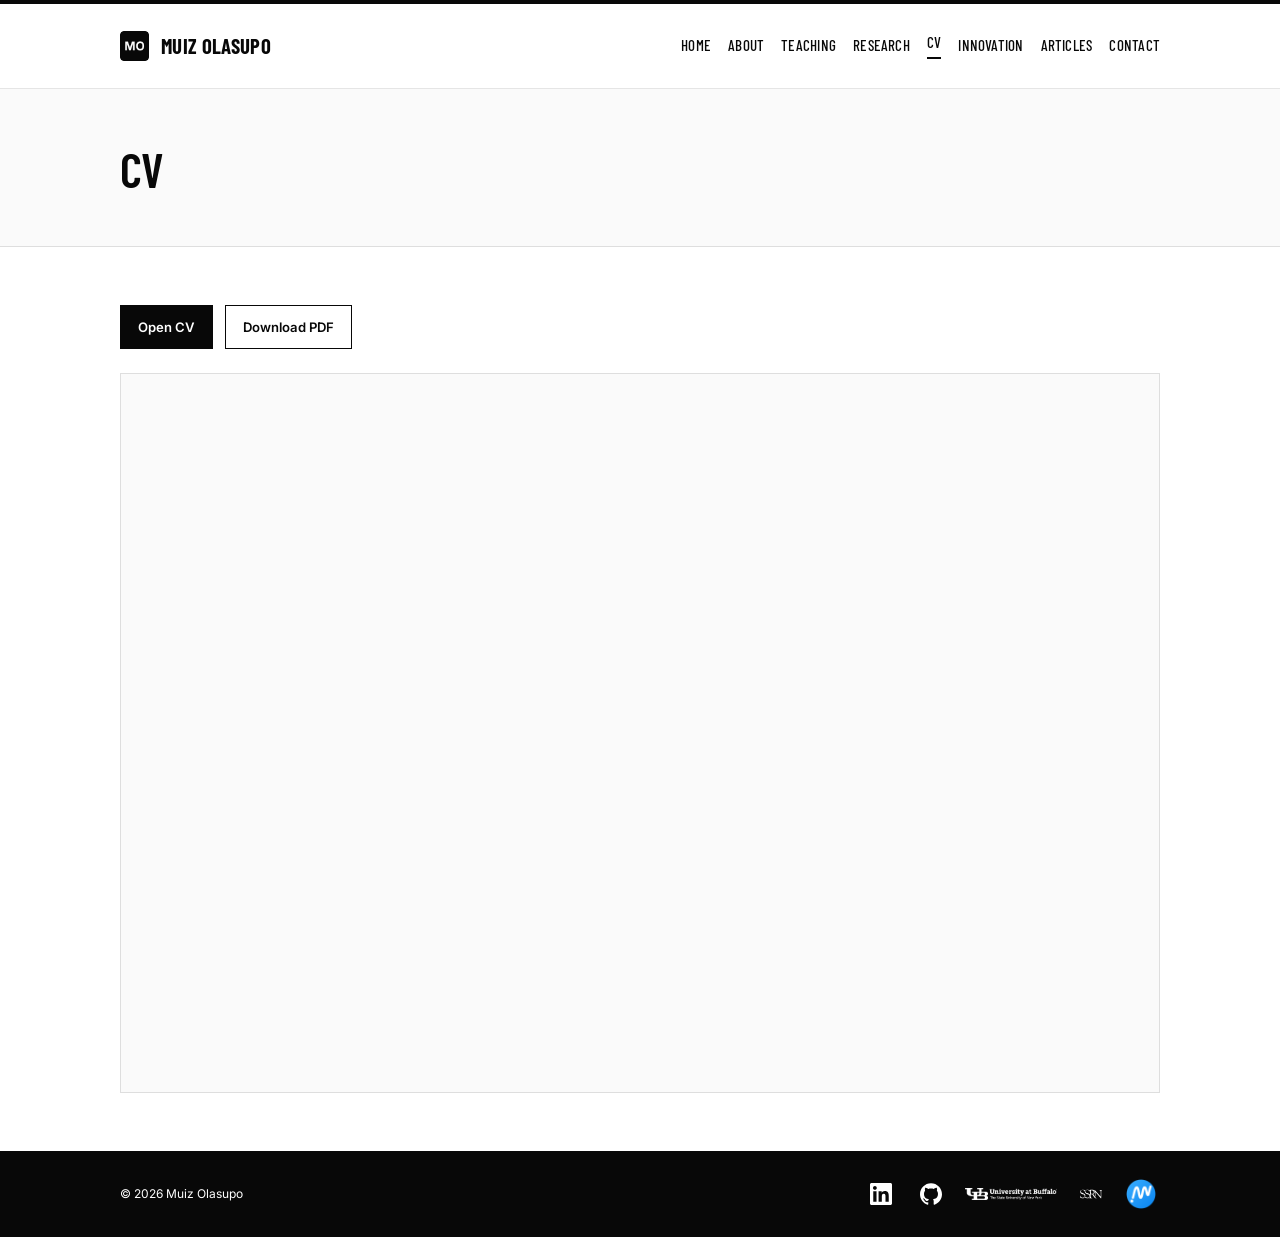
<file: cv.html>
<!doctype html><html lang="en"><head><!-- Google Analytics 4: visitor statistics --><script async src="https://www.googletagmanager.com/gtag/js?id=G-H6LKYE52TH"></script><script>window.dataLayer=window.dataLayer||[];function gtag(){dataLayer.push(arguments);}gtag('js',new Date());gtag('config','G-H6LKYE52TH');</script><!-- GoatCounter: public view counts --><script data-goatcounter="https://muizolasupo.goatcounter.com/count" async src="https://gc.zgo.at/count.js"></script><meta charset="utf-8"><meta name="viewport" content="width=device-width,initial-scale=1"><title>CV | Muiz Olasupo</title><link rel="icon" href="/favicon.ico" sizes="any"><link rel="icon" type="image/png" sizes="48x48" href="/favicon-48.png"><link rel="icon" type="image/png" sizes="96x96" href="/favicon-96.png"><link rel="icon" type="image/png" sizes="192x192" href="/icon-192.png"><link rel="icon" type="image/png" sizes="32x32" href="/favicon-32.png"><link rel="apple-touch-icon" href="/apple-touch-icon.png"><link rel="manifest" href="/site.webmanifest"><meta name="theme-color" content="#080808"><link rel="canonical" href="https://muizolasupo.com/cv.html"><meta property="og:type" content="website"><meta property="og:site_name" content="Muiz Olasupo"><meta property="og:title" content="CV | Muiz Olasupo"><meta property="og:description" content="Curriculum vitae of Muiz Olasupo, Ph.D. student in Economics at the University at Buffalo."><meta property="og:url" content="https://muizolasupo.com/cv.html"><meta property="og:image" content="https://muizolasupo.com/muiz-olasupo.jpg"><meta property="og:image:alt" content="Muiz Olasupo"><meta name="twitter:card" content="summary"><meta name="description" content="Curriculum vitae of Muiz Olasupo, Ph.D. student in Economics at the University at Buffalo."><link rel="preconnect" href="https://fonts.googleapis.com"><link rel="preconnect" href="https://fonts.gstatic.com" crossorigin><link href="https://fonts.googleapis.com/css2?family=Barlow+Condensed:wght@500;600;700&family=Inter:wght@400;500;600;700&display=swap" rel="stylesheet"><link rel="stylesheet" href="/styles.css"><link rel="stylesheet" href="/monochrome.css"><link rel="stylesheet" href="/refinements.css?v=20261027a"></head><body><nav class="nav" aria-label="Main navigation"><div class="wrap"><a class="brand" href="index.html"><img class="brand-icon" src="/icon-192.png" alt="" width="34" height="34">Muiz Olasupo<b>.</b></a><div class="links"><a href="index.html">Home</a><a href="about.html">About</a><a href="teaching.html">Teaching</a><a href="research.html">Research</a><a class="active" aria-current="page" href="cv.html">CV</a><a href="innovation.html">Innovation</a><a href="articles.html">Articles</a><a href="contact.html">Contact</a></div></div></nav><main><header class="page-head"><div class="wrap"><h1>CV</h1></div></header><section><div class="wrap"><div class="cv-actions"><a class="btn primary" href="https://drive.google.com/file/d/18q7ZhpiISQyDqPo9-hiFE2tH7x4YL8Zo/view?usp=sharing" target="_blank" rel="noopener">Open CV</a><a class="btn outline" href="https://drive.google.com/uc?export=download&amp;id=18q7ZhpiISQyDqPo9-hiFE2tH7x4YL8Zo" target="_blank" rel="noopener">Download PDF</a></div><iframe class="linked-cv" src="https://drive.google.com/file/d/18q7ZhpiISQyDqPo9-hiFE2tH7x4YL8Zo/preview" title="Muiz Olasupo curriculum vitae" allow="fullscreen"></iframe></div></section></main><footer><div class="wrap foot"><span>© <span data-year></span> Muiz Olasupo</span><div class="social-links" aria-label="Professional profiles"><a class="social-icon " href="https://www.linkedin.com/in/muizolasupo" aria-label="LinkedIn" title="LinkedIn" target="_blank" rel="noopener"><img src="/icons/linkedin.svg" alt=""></a><a class="social-icon" href="https://github.com/muizolasupo" aria-label="GitHub" title="GitHub" target="_blank" rel="noopener"><img src="/icons/github.svg" alt=""></a><a class="social-icon ub-icon" href="https://arts-sciences.buffalo.edu/economics/info-for/current-students/graduate/phd-student-directory.html" aria-label="University at Buffalo" title="University at Buffalo" target="_blank" rel="noopener"><img src="/icons/ub.png" alt=""></a><a class="social-icon" href="https://papers.ssrn.com/sol3/cf_dev/AbsByAuth.cfm?per_id=8171556" aria-label="SSRN author page" title="SSRN author page" target="_blank" rel="noopener"><img src="/icons/ssrn.svg" alt=""></a><a class="social-icon meso-logo" href="https://mesoinsights.com" target="_blank" rel="noopener" aria-label="Meso Insights" title="Meso Insights"><img src="/icons/meso.png" alt=""></a></div></div></footer><script src="/site.js?v=20261003b"></script></body></html>
</file>
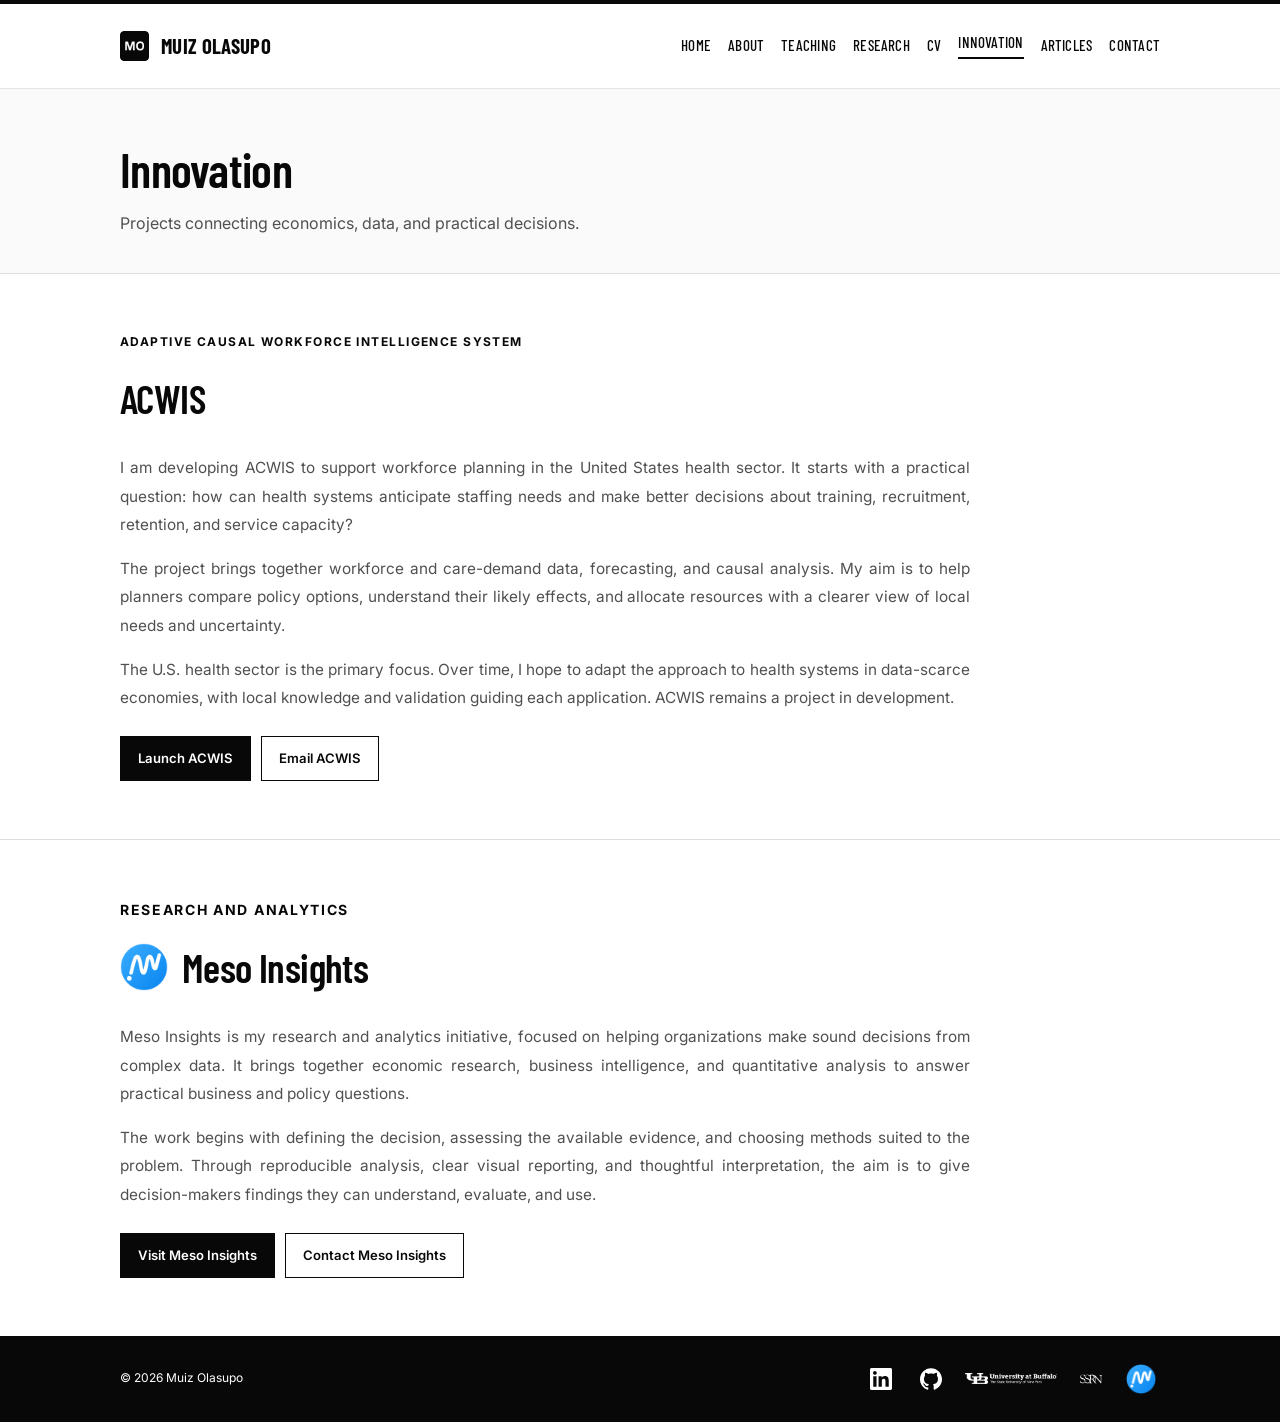
<file: innovation.html>
<!doctype html><html lang="en"><head><!-- Google Analytics 4: visitor statistics --><script async src="https://www.googletagmanager.com/gtag/js?id=G-H6LKYE52TH"></script><script>window.dataLayer=window.dataLayer||[];function gtag(){dataLayer.push(arguments);}gtag('js',new Date());gtag('config','G-H6LKYE52TH');</script><!-- GoatCounter: public view counts --><script data-goatcounter="https://muizolasupo.goatcounter.com/count" async src="https://gc.zgo.at/count.js"></script><meta charset="utf-8"><meta name="viewport" content="width=device-width,initial-scale=1"><meta name="description" content="Innovations and ventures by Muiz Olasupo, including ACWIS and Meso Insights."><title>Innovation | Muiz Olasupo</title><link rel="icon" href="/favicon.ico" sizes="any"><link rel="icon" type="image/png" sizes="48x48" href="/favicon-48.png"><link rel="icon" type="image/png" sizes="96x96" href="/favicon-96.png"><link rel="icon" type="image/png" sizes="192x192" href="/icon-192.png"><link rel="icon" type="image/png" sizes="32x32" href="/favicon-32.png"><link rel="apple-touch-icon" href="/apple-touch-icon.png"><link rel="manifest" href="/site.webmanifest"><meta name="theme-color" content="#080808"><link rel="canonical" href="https://muizolasupo.com/innovation.html"><meta property="og:type" content="website"><meta property="og:site_name" content="Muiz Olasupo"><meta property="og:title" content="Innovation | Muiz Olasupo"><meta property="og:description" content="Innovations and ventures by Muiz Olasupo, including ACWIS and Meso Insights."><meta property="og:url" content="https://muizolasupo.com/innovation.html"><meta property="og:image" content="https://muizolasupo.com/muiz-olasupo.jpg"><meta property="og:image:alt" content="Muiz Olasupo"><meta name="twitter:card" content="summary"><link rel="preconnect" href="https://fonts.googleapis.com"><link rel="preconnect" href="https://fonts.gstatic.com" crossorigin><link href="https://fonts.googleapis.com/css2?family=Barlow+Condensed:wght@500;600;700&family=Inter:wght@400;500;600;700&display=swap" rel="stylesheet"><link rel="stylesheet" href="/styles.css"><link rel="stylesheet" href="/monochrome.css"><link rel="stylesheet" href="/refinements.css?v=20261027a"></head><body><nav class="nav" aria-label="Main navigation"><div class="wrap"><a class="brand" href="index.html"><img class="brand-icon" src="/icon-192.png" alt="" width="34" height="34">Muiz Olasupo<b>.</b></a><div class="links"><a href="index.html">Home</a><a href="about.html">About</a><a href="teaching.html">Teaching</a><a href="research.html">Research</a><a href="cv.html">CV</a><a class="active" aria-current="page" href="innovation.html">Innovation</a><a href="articles.html">Articles</a><a href="contact.html">Contact</a></div></div></nav><main><header class="page-head"><div class="wrap"><h1>Innovation</h1><p>Projects connecting economics, data, and practical decisions.</p></div></header><section><div class="wrap"><article class="venture acwis"><div class="mini">Adaptive Causal Workforce Intelligence System</div><h3>ACWIS</h3><p>I am developing ACWIS to support workforce planning in the United States health sector. It starts with a practical question: how can health systems anticipate staffing needs and make better decisions about training, recruitment, retention, and service capacity?</p><p>The project brings together workforce and care-demand data, forecasting, and causal analysis. My aim is to help planners compare policy options, understand their likely effects, and allocate resources with a clearer view of local needs and uncertainty.</p><p>The U.S. health sector is the primary focus. Over time, I hope to adapt the approach to health systems in data-scarce economies, with local knowledge and validation guiding each application. ACWIS remains a project in development.</p><div class="venture-links"><a class="btn primary" href="https://acwis.pages.dev" target="_blank" rel="noopener">Launch ACWIS</a><a class="btn outline" href="mailto:acwis@mesoinsights.com">Email ACWIS</a></div></article></div></section><section class="venture-section"><div class="wrap"><article class="venture meso"><div class="mini">Research and analytics</div><h3 class="venture-brand"><img src="/icons/meso.png" alt="" width="48" height="48"><span>Meso Insights</span></h3><p>Meso Insights is my research and analytics initiative, focused on helping organizations make sound decisions from complex data. It brings together economic research, business intelligence, and quantitative analysis to answer practical business and policy questions.</p><p>The work begins with defining the decision, assessing the available evidence, and choosing methods suited to the problem. Through reproducible analysis, clear visual reporting, and thoughtful interpretation, the aim is to give decision-makers findings they can understand, evaluate, and use.</p><div class="venture-links"><a class="btn primary" href="https://mesoinsights.com" target="_blank" rel="noopener">Visit Meso Insights</a><a class="btn outline" href="mailto:contact@mesoinsights.com">Contact Meso Insights</a></div></article></div></section></main><footer><div class="wrap foot"><span>© <span data-year></span> Muiz Olasupo</span><div class="social-links" aria-label="Professional profiles"><a class="social-icon " href="https://www.linkedin.com/in/muizolasupo" aria-label="LinkedIn" title="LinkedIn" target="_blank" rel="noopener"><img src="/icons/linkedin.svg" alt=""></a><a class="social-icon" href="https://github.com/muizolasupo" aria-label="GitHub" title="GitHub" target="_blank" rel="noopener"><img src="/icons/github.svg" alt=""></a><a class="social-icon ub-icon" href="https://arts-sciences.buffalo.edu/economics/info-for/current-students/graduate/phd-student-directory.html" aria-label="University at Buffalo" title="University at Buffalo" target="_blank" rel="noopener"><img src="/icons/ub.png" alt=""></a><a class="social-icon" href="https://papers.ssrn.com/sol3/cf_dev/AbsByAuth.cfm?per_id=8171556" aria-label="SSRN author page" title="SSRN author page" target="_blank" rel="noopener"><img src="/icons/ssrn.svg" alt=""></a><a class="social-icon meso-logo" href="https://mesoinsights.com" target="_blank" rel="noopener" aria-label="Meso Insights" title="Meso Insights"><img src="/icons/meso.png" alt=""></a></div></div></footer><script src="/site.js?v=20261003b"></script></body></html>
</file>
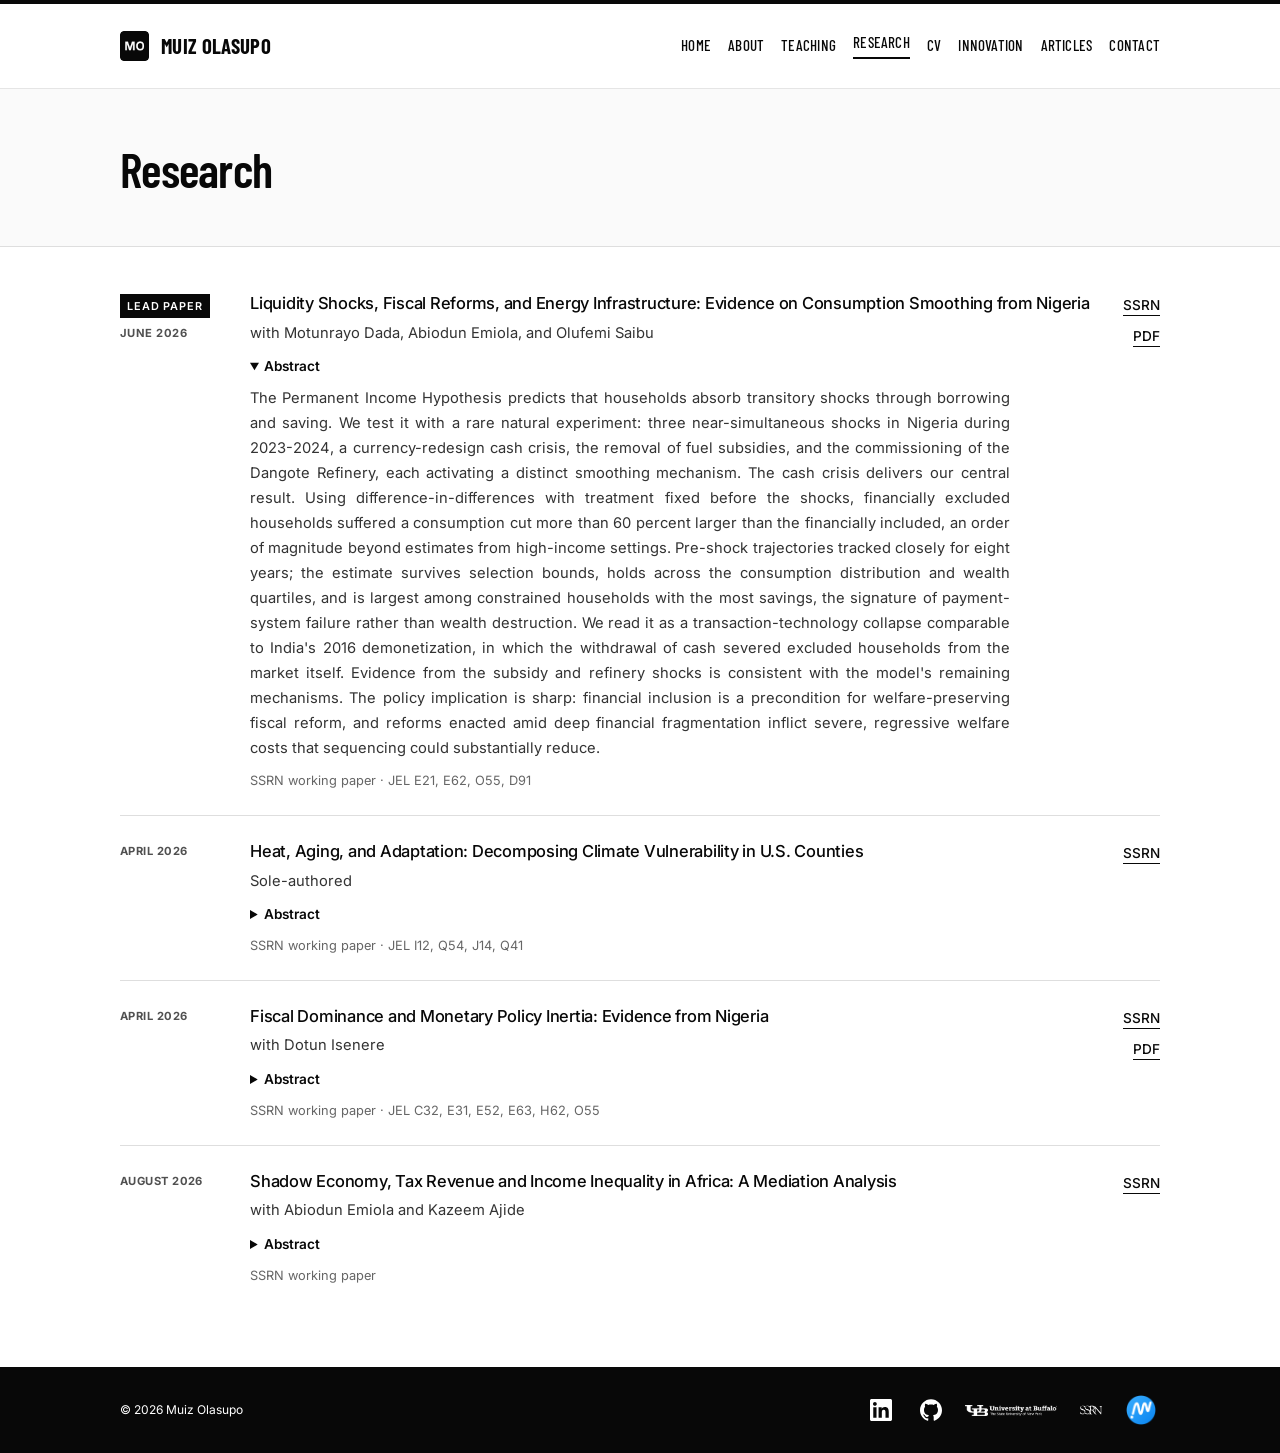
<file: papers.html>
<!doctype html>
<!-- The Papers page moved to /research.html; this stub forwards old links and bookmarks. -->
<html lang="en"><head><meta charset="utf-8"><meta name="viewport" content="width=device-width,initial-scale=1">
<title>Research | Muiz Olasupo</title>
<meta name="robots" content="noindex">
<link rel="canonical" href="https://muizolasupo.com/research.html">
<meta http-equiv="refresh" content="0; url=/research.html">
<script>location.replace('/research.html' + location.hash);</script>
</head><body><p>This page has moved to <a href="/research.html">Research</a>.</p></body></html>
</file>
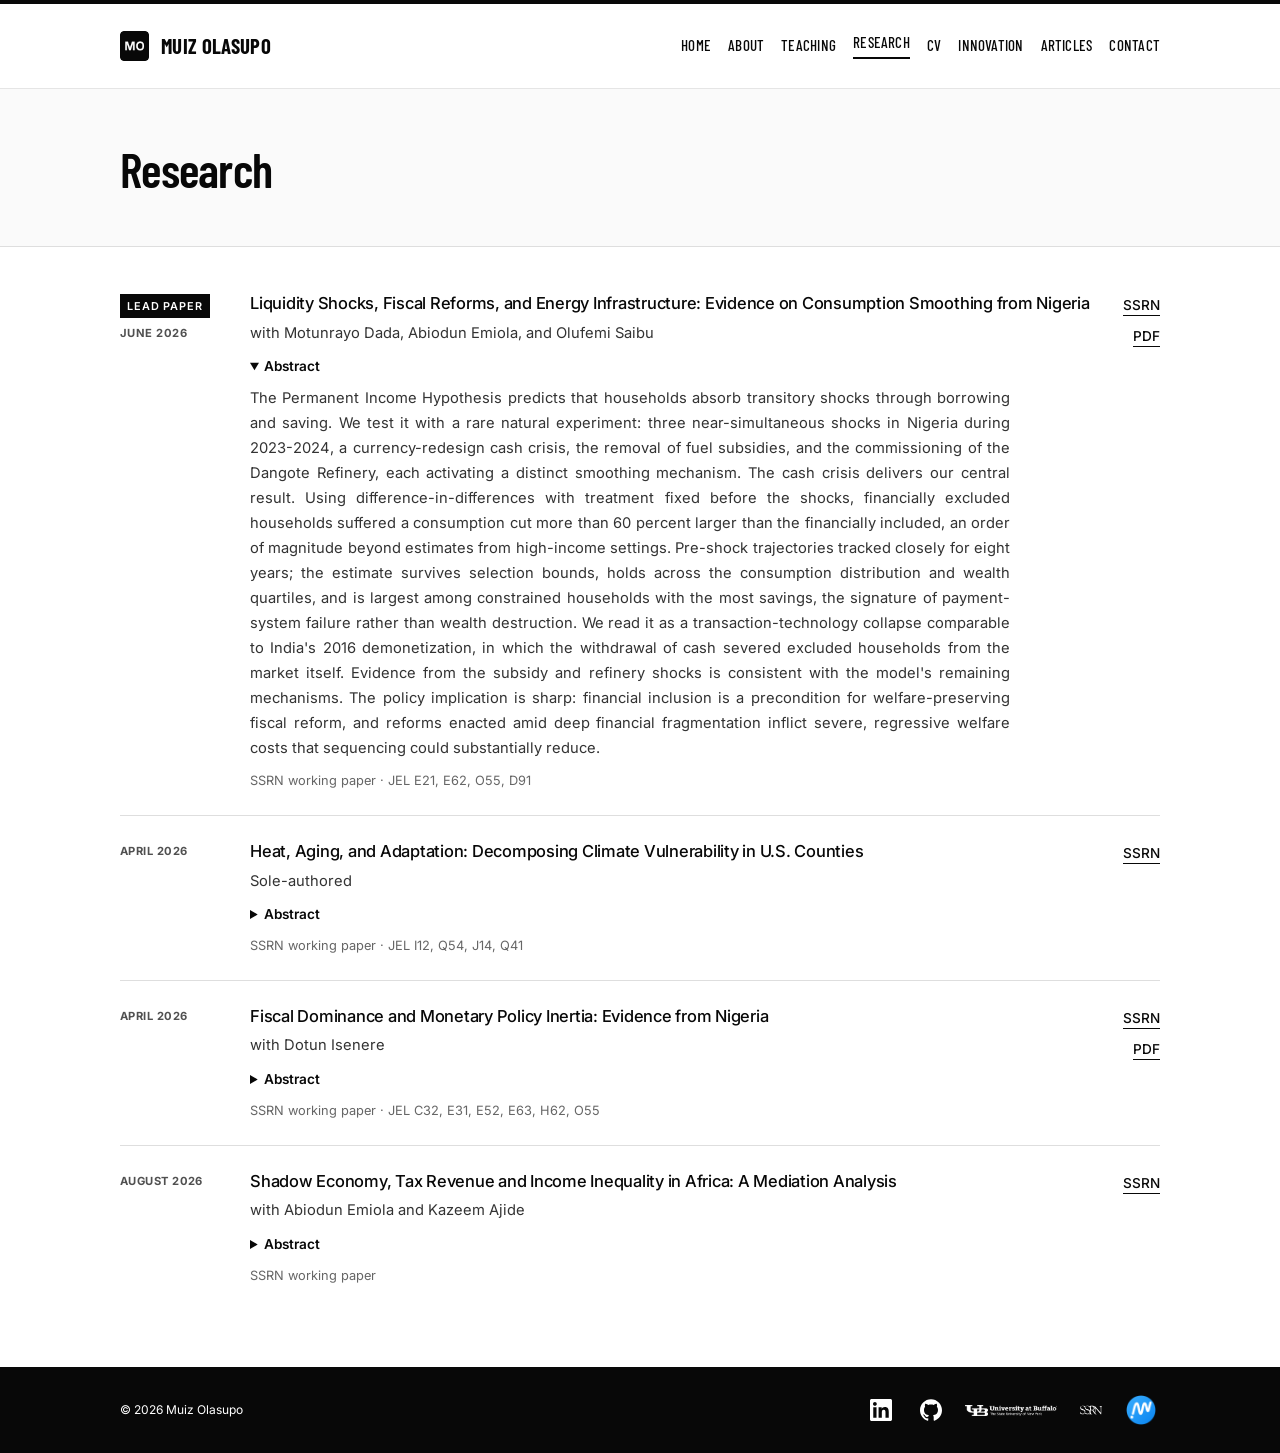
<file: research.html>
<!doctype html><html lang="en"><head><!-- Google Analytics 4: visitor statistics --><script async src="https://www.googletagmanager.com/gtag/js?id=G-H6LKYE52TH"></script><script>window.dataLayer=window.dataLayer||[];function gtag(){dataLayer.push(arguments);}gtag('js',new Date());gtag('config','G-H6LKYE52TH');</script><!-- GoatCounter: public view counts --><script data-goatcounter="https://muizolasupo.goatcounter.com/count" async src="https://gc.zgo.at/count.js"></script><meta charset="utf-8"><meta name="viewport" content="width=device-width,initial-scale=1"><meta name="description" content="Research by Muiz Olasupo on consumption smoothing, fiscal dominance, climate adaptation, and the shadow economy."><title>Research | Muiz Olasupo</title><link rel="icon" href="/favicon.ico" sizes="any"><link rel="icon" type="image/png" sizes="48x48" href="/favicon-48.png"><link rel="icon" type="image/png" sizes="96x96" href="/favicon-96.png"><link rel="icon" type="image/png" sizes="192x192" href="/icon-192.png"><link rel="icon" type="image/png" sizes="32x32" href="/favicon-32.png"><link rel="apple-touch-icon" href="/apple-touch-icon.png"><link rel="manifest" href="/site.webmanifest"><meta name="theme-color" content="#080808"><link rel="canonical" href="https://muizolasupo.com/research.html"><meta property="og:type" content="website"><meta property="og:site_name" content="Muiz Olasupo"><meta property="og:title" content="Research | Muiz Olasupo"><meta property="og:description" content="Research by Muiz Olasupo on consumption smoothing, fiscal dominance, climate adaptation, and the shadow economy."><meta property="og:url" content="https://muizolasupo.com/research.html"><meta property="og:image" content="https://muizolasupo.com/muiz-olasupo.jpg"><meta property="og:image:alt" content="Muiz Olasupo"><meta name="twitter:card" content="summary"><link rel="preconnect" href="https://fonts.googleapis.com"><link rel="preconnect" href="https://fonts.gstatic.com" crossorigin><link href="https://fonts.googleapis.com/css2?family=Barlow+Condensed:wght@500;600;700&family=Inter:wght@400;500;600;700&display=swap" rel="stylesheet"><link rel="stylesheet" href="/styles.css"><link rel="stylesheet" href="/monochrome.css"><link rel="stylesheet" href="/refinements.css?v=20261027a"></head><body><nav class="nav" aria-label="Main navigation"><div class="wrap"><a class="brand" href="index.html"><img class="brand-icon" src="/icon-192.png" alt="" width="34" height="34">Muiz Olasupo<b>.</b></a><div class="links"><a href="index.html">Home</a><a href="about.html">About</a><a href="teaching.html">Teaching</a><a class="active" aria-current="page" href="research.html">Research</a><a href="cv.html">CV</a><a href="innovation.html">Innovation</a><a href="articles.html">Articles</a><a href="contact.html">Contact</a></div></div></nav><main><header class="page-head"><div class="wrap"><h1>Research</h1></div></header><section class="papers-section"><div class="wrap"><article class="paper paper-lead"><div class="year"><span class="paper-label">Lead paper</span>June 2026</div><div><h2>Liquidity Shocks, Fiscal Reforms, and Energy Infrastructure: Evidence on Consumption Smoothing from Nigeria</h2><p class="paper-authors">with Motunrayo Dada, Abiodun Emiola, and Olufemi Saibu</p><details class="paper-abstract" open><summary>Abstract</summary><p>The Permanent Income Hypothesis predicts that households absorb transitory shocks through borrowing and saving. We test it with a rare natural experiment: three near-simultaneous shocks in Nigeria during 2023-2024, a currency-redesign cash crisis, the removal of fuel subsidies, and the commissioning of the Dangote Refinery, each activating a distinct smoothing mechanism. The cash crisis delivers our central result. Using difference-in-differences with treatment fixed before the shocks, financially excluded households suffered a consumption cut more than 60 percent larger than the financially included, an order of magnitude beyond estimates from high-income settings. Pre-shock trajectories tracked closely for eight years; the estimate survives selection bounds, holds across the consumption distribution and wealth quartiles, and is largest among constrained households with the most savings, the signature of payment-system failure rather than wealth destruction. We read it as a transaction-technology collapse comparable to India&#x27;s 2016 demonetization, in which the withdrawal of cash severed excluded households from the market itself. Evidence from the subsidy and refinery shocks is consistent with the model&#x27;s remaining mechanisms. The policy implication is sharp: financial inclusion is a precondition for welfare-preserving fiscal reform, and reforms enacted amid deep financial fragmentation inflict severe, regressive welfare costs that sequencing could substantially reduce.</p></details><p class="paper-meta">SSRN working paper · JEL E21, E62, O55, D91</p></div><div class="paper-links"><a href="https://papers.ssrn.com/sol3/papers.cfm?abstract_id=6966587" target="_blank" rel="noopener">SSRN</a><a href="https://papers.ssrn.com/sol3/Delivery.cfm/ae625570-b426-4b43-87ce-e6b9bdf1f12c-MECA.pdf?abstractid=6966587&amp;mirid=1" target="_blank" rel="noopener">PDF</a></div></article><article class="paper"><div class="year">April 2026</div><div><h2>Heat, Aging, and Adaptation: Decomposing Climate Vulnerability in U.S. Counties</h2><p class="paper-authors">Sole-authored</p><details class="paper-abstract"><summary>Abstract</summary><p>As climate change raises temperatures and the US elderly population swells from 12 to 17 percent of the population between 2000 and 2024, two forces are pulling American public health in opposite directions. Hotter summers threaten cardiovascular health, especially among older adults whose thermoregulatory systems are weakest, yet decades of air conditioning adoption have steadily reduced the mortality impact of extreme heat. Whether adaptation is outpacing this rapid demographic shift remains an open question. This paper answers it using 25 years of county-level data on age-specific cardiovascular mortality, temperature, and demographics across 3,135 US counties. I exploit within-county weather variation in a triple-difference design that compares how elderly and working-age mortality respond to heat shocks, and how that differential evolves over time. The results are clear: the elderly are adapting. Under the most demanding specification, which absorbs state-by-year-by-age fixed effects, a one-standard-deviation heat shock closes the elderly-young mortality gap by 1.3 deaths per 100,000 more each year than it did at the start of the sample. Adaptation among older Americans has outpaced the mechanical increase in vulnerability from population aging. Critically, the speed of adaptation depends on energy costs. In states where electricity is cheaper, elderly heat vulnerability has fallen faster, pointing to residential air conditioning as the primary protective technology. This finding reframes energy assistance programs such as the Low Income Home Energy Assistance Program: they are not merely antipoverty transfers but function as climate adaptation policy for an aging population.</p></details><p class="paper-meta">SSRN working paper · JEL I12, Q54, J14, Q41</p></div><div class="paper-links"><a href="https://papers.ssrn.com/sol3/papers.cfm?abstract_id=6596858" target="_blank" rel="noopener">SSRN</a></div></article><article class="paper"><div class="year">April 2026</div><div><h2>Fiscal Dominance and Monetary Policy Inertia: Evidence from Nigeria</h2><p class="paper-authors">with Dotun Isenere</p><details class="paper-abstract"><summary>Abstract</summary><p>Nigeria&#x27;s 1,600 basis point monetary tightening cycle of 2022 to 2024 coincided with a doubling of inflation, raising the question of whether fiscal dominance has rendered the interest rate channel inoperative. This paper measures fiscal encroachment on the central bank as the ratio of net claims on government to GDP and tests it against the monetary policy rate using 179 months of data, Granger causality, out-of-sample forecasting, cointegration analysis, instrumental variables estimation, and local projections. Government credit Granger-causes inflation but not vice versa, while the policy rate follows inflation rather than leading it. Out of sample, the fiscal measure reduces forecast error by a third relative to an autoregressive benchmark; the monetary model performs worse than the benchmark, and adding the policy rate to the fiscal model contributes nothing. A bounds test confirms cointegration, and local projections show that a one-standard-deviation fiscal shock raises inflation by nearly six percentage points within a year, with no reversion. Instrumenting with lagged reserve growth confirms the causal interpretation, and a mediation analysis reveals that the transmission operates through the exchange rate and expectations channels rather than conventional money creation. A structural break test detects an intensification of fiscal dominance following the 2023 reform. These findings imply that monetary tightening alone cannot stabilize prices when the dominant source of inflation is fiscal.</p></details><p class="paper-meta">SSRN working paper · JEL C32, E31, E52, E63, H62, O55</p></div><div class="paper-links"><a href="https://papers.ssrn.com/sol3/papers.cfm?abstract_id=6555102" target="_blank" rel="noopener">SSRN</a><a href="https://papers.ssrn.com/sol3/Delivery.cfm/6555102.pdf?abstractid=6555102&amp;mirid=1" target="_blank" rel="noopener">PDF</a></div></article><article class="paper"><div class="year">August 2026</div><div><h2>Shadow Economy, Tax Revenue and Income Inequality in Africa: A Mediation Analysis</h2><p class="paper-authors">with Abiodun Emiola and Kazeem Ajide</p><details class="paper-abstract"><summary>Abstract</summary><p>Even though existing studies have extensively investigated the impacts of shadow economic activities and tax revenue on income inequality, the literature overlooks the mediating role of tax revenue in the nexus between the shadow economy and income inequality. In addition, the studies&#x27; focus groups have been conducted in high- and middle-income countries. To fill gaps in the existing literature on the nexus between the shadow economy, tax revenue, and income inequality, this study investigates the relationship among the shadow economy, tax revenue, and income inequality. Using an unbalanced panel data set on 48 African countries from 2000 to 2015 and deploying the structural equation modeling (SEM) approach, the empirical results are summarized as follows: (i) for the full sample, shadow economic activities indirectly increase income inequality through decreasing tax revenue. In other words, tax revenue plays a partial mediation role between shadow economic activities and income inequality; and (ii) for the different subregions, tax revenue shows varying mediation effects. For example, the mediation effects of tax revenue in Eastern and Western Africa are similar to those in the full sample of countries. Therefore, based on these findings, we conclude that shadow economic activities are an essential determinant of income inequality. Policy recommendations are put forward.</p></details><p class="paper-meta">SSRN working paper</p></div><div class="paper-links"><a href="https://papers.ssrn.com/sol3/papers.cfm?abstract_id=7160518" target="_blank" rel="noopener">SSRN</a></div></article></div></section></main><footer><div class="wrap foot"><span>© <span data-year></span> Muiz Olasupo</span><div class="social-links" aria-label="Professional profiles"><a class="social-icon " href="https://www.linkedin.com/in/muizolasupo" aria-label="LinkedIn" title="LinkedIn" target="_blank" rel="noopener"><img src="/icons/linkedin.svg" alt=""></a><a class="social-icon" href="https://github.com/muizolasupo" aria-label="GitHub" title="GitHub" target="_blank" rel="noopener"><img src="/icons/github.svg" alt=""></a><a class="social-icon ub-icon" href="https://arts-sciences.buffalo.edu/economics/info-for/current-students/graduate/phd-student-directory.html" aria-label="University at Buffalo" title="University at Buffalo" target="_blank" rel="noopener"><img src="/icons/ub.png" alt=""></a><a class="social-icon" href="https://papers.ssrn.com/sol3/cf_dev/AbsByAuth.cfm?per_id=8171556" aria-label="SSRN author page" title="SSRN author page" target="_blank" rel="noopener"><img src="/icons/ssrn.svg" alt=""></a><a class="social-icon meso-logo" href="https://mesoinsights.com" target="_blank" rel="noopener" aria-label="Meso Insights" title="Meso Insights"><img src="/icons/meso.png" alt=""></a></div></div></footer><script src="/site.js?v=20261003b"></script></body></html>
</file>
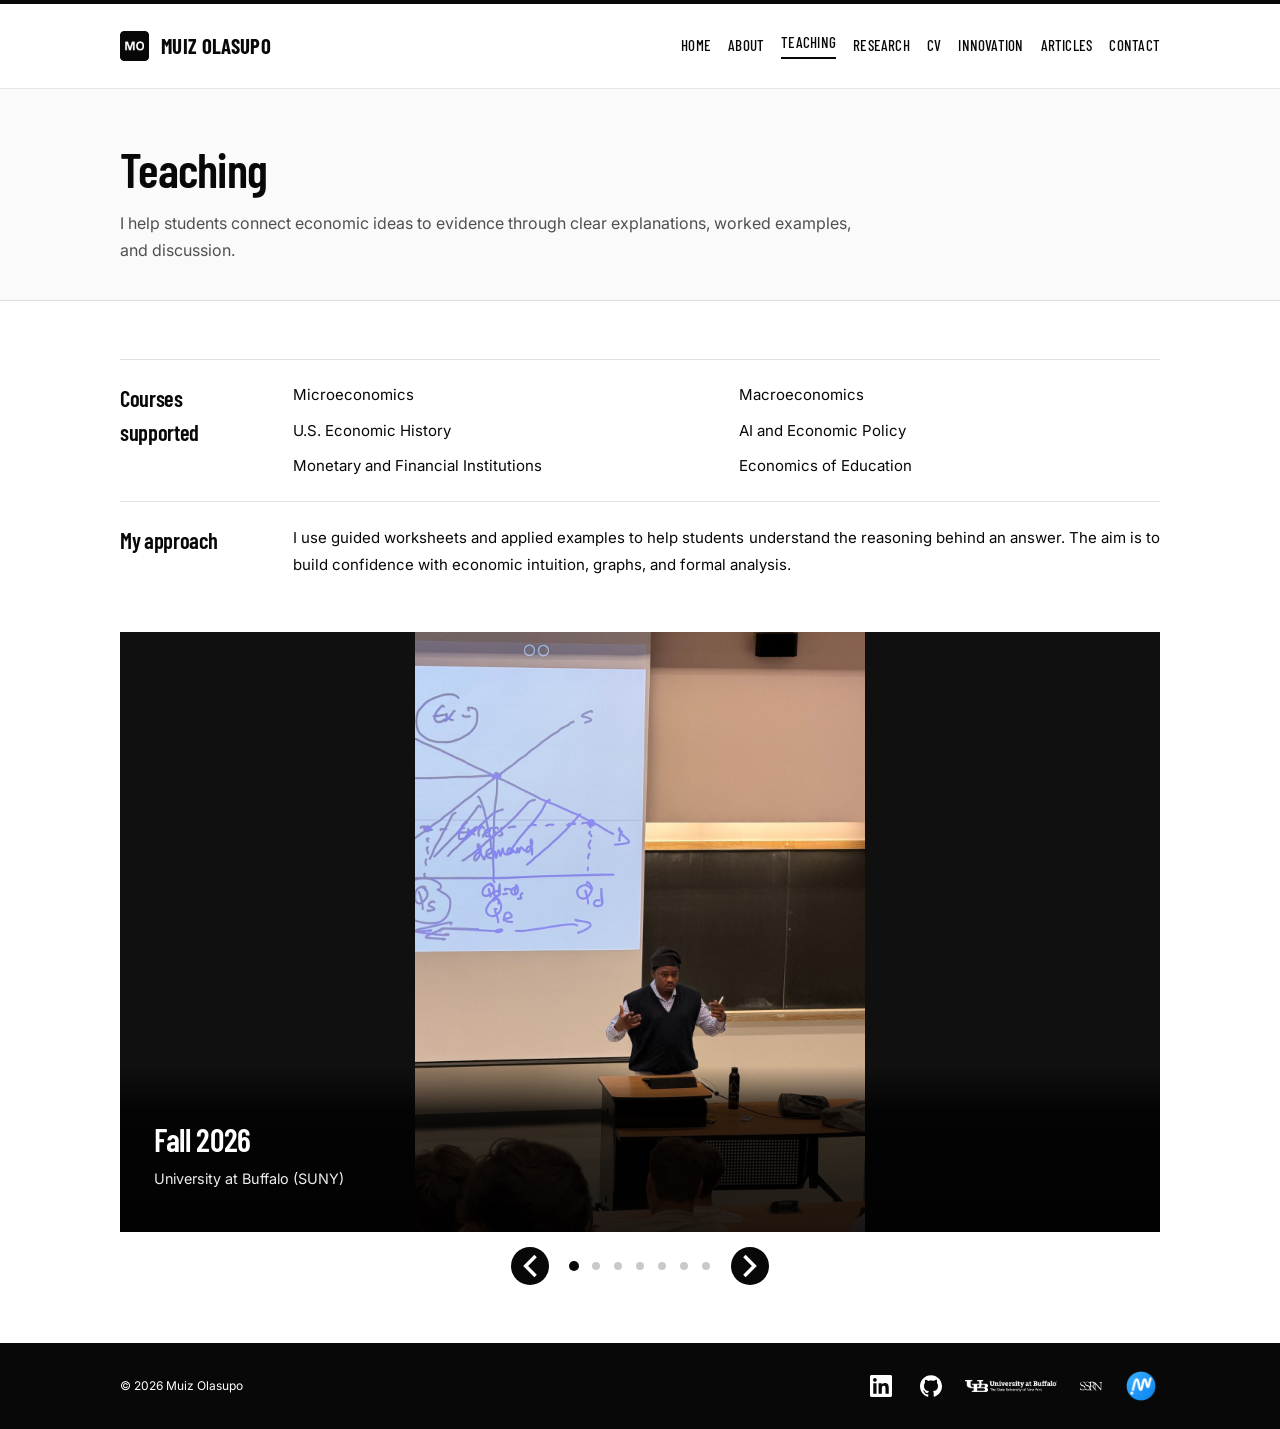
<file: teaching.html>
<!doctype html><html lang="en"><head><!-- Google Analytics 4: visitor statistics --><script async src="https://www.googletagmanager.com/gtag/js?id=G-H6LKYE52TH"></script><script>window.dataLayer=window.dataLayer||[];function gtag(){dataLayer.push(arguments);}gtag('js',new Date());gtag('config','G-H6LKYE52TH');</script><!-- GoatCounter: public view counts --><script data-goatcounter="https://muizolasupo.goatcounter.com/count" async src="https://gc.zgo.at/count.js"></script><meta charset="utf-8"><meta name="viewport" content="width=device-width,initial-scale=1"><title>Teaching | Muiz Olasupo</title><link rel="icon" href="/favicon.ico" sizes="any"><link rel="icon" type="image/png" sizes="48x48" href="/favicon-48.png"><link rel="icon" type="image/png" sizes="96x96" href="/favicon-96.png"><link rel="icon" type="image/png" sizes="192x192" href="/icon-192.png"><link rel="icon" type="image/png" sizes="32x32" href="/favicon-32.png"><link rel="apple-touch-icon" href="/apple-touch-icon.png"><link rel="manifest" href="/site.webmanifest"><meta name="theme-color" content="#080808"><link rel="canonical" href="https://muizolasupo.com/teaching.html"><meta property="og:type" content="website"><meta property="og:site_name" content="Muiz Olasupo"><meta property="og:title" content="Teaching | Muiz Olasupo"><meta property="og:description" content="Teaching by Muiz Olasupo, Ph.D. student in Economics at the University at Buffalo: courses supported and teaching approach."><meta property="og:url" content="https://muizolasupo.com/teaching.html"><meta property="og:image" content="https://muizolasupo.com/muiz-olasupo.jpg"><meta property="og:image:alt" content="Muiz Olasupo"><meta name="twitter:card" content="summary"><meta name="description" content="Teaching by Muiz Olasupo, Ph.D. student in Economics at the University at Buffalo: courses supported and teaching approach."><link rel="preconnect" href="https://fonts.googleapis.com"><link rel="preconnect" href="https://fonts.gstatic.com" crossorigin><link href="https://fonts.googleapis.com/css2?family=Barlow+Condensed:wght@500;600;700&family=Inter:wght@400;500;600;700&display=swap" rel="stylesheet"><link rel="stylesheet" href="/styles.css"><link rel="stylesheet" href="/story.css"><link rel="stylesheet" href="/photo-story.css"><link rel="stylesheet" href="/monochrome.css"><link rel="stylesheet" href="/refinements.css?v=20261027a"></head><body><nav class="nav" aria-label="Main navigation"><div class="wrap"><a class="brand" href="index.html"><img class="brand-icon" src="/icon-192.png" alt="" width="34" height="34">Muiz Olasupo<b>.</b></a><div class="links"><a href="index.html">Home</a><a href="about.html">About</a><a class="active" aria-current="page" href="teaching.html">Teaching</a><a href="research.html">Research</a><a href="cv.html">CV</a><a href="innovation.html">Innovation</a><a href="articles.html">Articles</a><a href="contact.html">Contact</a></div></div></nav><main><header class="page-head"><div class="wrap"><h1>Teaching</h1><p>I help students connect economic ideas to evidence through clear explanations, worked examples, and discussion.</p></div></header><section><div class="wrap"><div class="about-row"><h2>Courses supported</h2><ul class="course-list"><li>Microeconomics</li><li>Macroeconomics</li><li>U.S. Economic History</li><li>AI and Economic Policy</li><li>Monetary and Financial Institutions</li><li>Economics of Education</li></ul></div><div class="about-row"><h2>My approach</h2><p>I use guided worksheets and applied examples to help students understand the reasoning behind an answer. The aim is to build confidence with economic intuition, graphs, and formal analysis.</p></div><div class="carousel story-carousel photo-gallery teaching-gallery" data-carousel tabindex="0" aria-label="Teaching photographs"><div class="slides"><article class="slide story-slide active"><div class="story-surface"><figure class="story-photo"><img src="/images/teaching-fall2026-UB1.jpg" alt="Muiz Olasupo explaining a price ceiling diagram to a lecture hall at the University at Buffalo" loading="eager" decoding="async"></figure></div><div class="story-text"><h2>Fall 2026</h2><p>University at Buffalo (SUNY)</p></div></article><article class="slide story-slide" hidden><div class="story-surface"><figure class="story-photo"><img src="/images/teaching-fall2026-UB2.jpg" alt="Muiz Olasupo presenting an applied pricing problem to a full lecture hall at the University at Buffalo" loading="lazy" decoding="async"></figure></div><div class="story-text"><h2>Fall 2026</h2><p>University at Buffalo (SUNY)</p></div></article><article class="slide story-slide" hidden><div class="story-surface"><figure class="story-photo"><img src="/images/teaching-fall2024-SIUC1.jpg" alt="Muiz Olasupo explaining average and marginal product of labor on a chalkboard at Southern Illinois University Carbondale" loading="lazy" decoding="async"></figure></div><div class="story-text"><h2>Fall 2024</h2><p>Southern Illinois University Carbondale</p></div></article><article class="slide story-slide" hidden><div class="story-surface"><figure class="story-photo"><img src="/images/teaching-fall2024-SIUC2.jpg" alt="Muiz Olasupo solving a system of equations with an augmented matrix at Southern Illinois University Carbondale" loading="lazy" decoding="async"></figure></div><div class="story-text"><h2>Fall 2024</h2><p>Southern Illinois University Carbondale</p></div></article><article class="slide story-slide" hidden><div class="story-surface"><figure class="story-photo"><img src="/images/teaching-2023-Extramural1.jpg" alt="Muiz Olasupo writing a list of verbs followed by the preposition to during extramural classes in Nigeria" loading="lazy" decoding="async"></figure></div><div class="story-text"><h2>2023</h2><p>Extramural Classes, Nigeria</p></div></article><article class="slide story-slide" hidden><div class="story-surface"><figure class="story-photo"><img src="/images/teaching-2019-Globals1.jpg" alt="Muiz Olasupo teaching English grammar to a class at Globals, Nigeria" loading="lazy" decoding="async"></figure></div><div class="story-text"><h2>2019</h2><p>Globals, Nigeria</p></div></article><article class="slide story-slide" hidden><div class="story-surface"><figure class="story-photo"><img src="/images/teaching-2017-UI1.jpg" alt="Muiz Olasupo pointing to cost curves on the board during a tutorial at the University of Ibadan" loading="lazy" decoding="async"></figure></div><div class="story-text"><h2>2017</h2><p>Social Science LLT, University of Ibadan</p></div></article></div><p class="sr-only" data-slide-status aria-live="polite"></p><div class="story-bottom"><button class="carousel-btn prev" aria-label="Previous photograph"><svg viewBox="0 0 24 24" aria-hidden="true" focusable="false"><path d="M14.75 6.5 9.25 12l5.5 5.5"/></svg></button><div class="carousel-dots"><button class="carousel-dot active" aria-label="Show photograph 1: Fall 2026, University at Buffalo (SUNY)" aria-pressed="true"><span class="sr-only">Fall 2026, University at Buffalo (SUNY)</span></button><button class="carousel-dot" aria-label="Show photograph 2: Fall 2026, University at Buffalo (SUNY)" aria-pressed="false"><span class="sr-only">Fall 2026, University at Buffalo (SUNY)</span></button><button class="carousel-dot" aria-label="Show photograph 3: Fall 2024, Southern Illinois University Carbondale" aria-pressed="false"><span class="sr-only">Fall 2024, Southern Illinois University Carbondale</span></button><button class="carousel-dot" aria-label="Show photograph 4: Fall 2024, Southern Illinois University Carbondale" aria-pressed="false"><span class="sr-only">Fall 2024, Southern Illinois University Carbondale</span></button><button class="carousel-dot" aria-label="Show photograph 5: 2023, Extramural Classes, Nigeria" aria-pressed="false"><span class="sr-only">2023, Extramural Classes, Nigeria</span></button><button class="carousel-dot" aria-label="Show photograph 6: 2019, Globals, Nigeria" aria-pressed="false"><span class="sr-only">2019, Globals, Nigeria</span></button><button class="carousel-dot" aria-label="Show photograph 7: 2017, Social Science LLT, University of Ibadan" aria-pressed="false"><span class="sr-only">2017, Social Science LLT, University of Ibadan</span></button></div><button class="carousel-btn next" aria-label="Next photograph"><svg viewBox="0 0 24 24" aria-hidden="true" focusable="false"><path d="M9.25 6.5 14.75 12l-5.5 5.5"/></svg></button></div></div></div></section></main><footer><div class="wrap foot"><span>© <span data-year></span> Muiz Olasupo</span><div class="social-links" aria-label="Professional profiles"><a class="social-icon " href="https://www.linkedin.com/in/muizolasupo" aria-label="LinkedIn" title="LinkedIn" target="_blank" rel="noopener"><img src="/icons/linkedin.svg" alt=""></a><a class="social-icon" href="https://github.com/muizolasupo" aria-label="GitHub" title="GitHub" target="_blank" rel="noopener"><img src="/icons/github.svg" alt=""></a><a class="social-icon ub-icon" href="https://arts-sciences.buffalo.edu/economics/info-for/current-students/graduate/phd-student-directory.html" aria-label="University at Buffalo" title="University at Buffalo" target="_blank" rel="noopener"><img src="/icons/ub.png" alt=""></a><a class="social-icon" href="https://papers.ssrn.com/sol3/cf_dev/AbsByAuth.cfm?per_id=8171556" aria-label="SSRN author page" title="SSRN author page" target="_blank" rel="noopener"><img src="/icons/ssrn.svg" alt=""></a><a class="social-icon meso-logo" href="https://mesoinsights.com" target="_blank" rel="noopener" aria-label="Meso Insights" title="Meso Insights"><img src="/icons/meso.png" alt=""></a></div></div></footer><script src="/site.js?v=20261003b"></script></body></html>
</file>
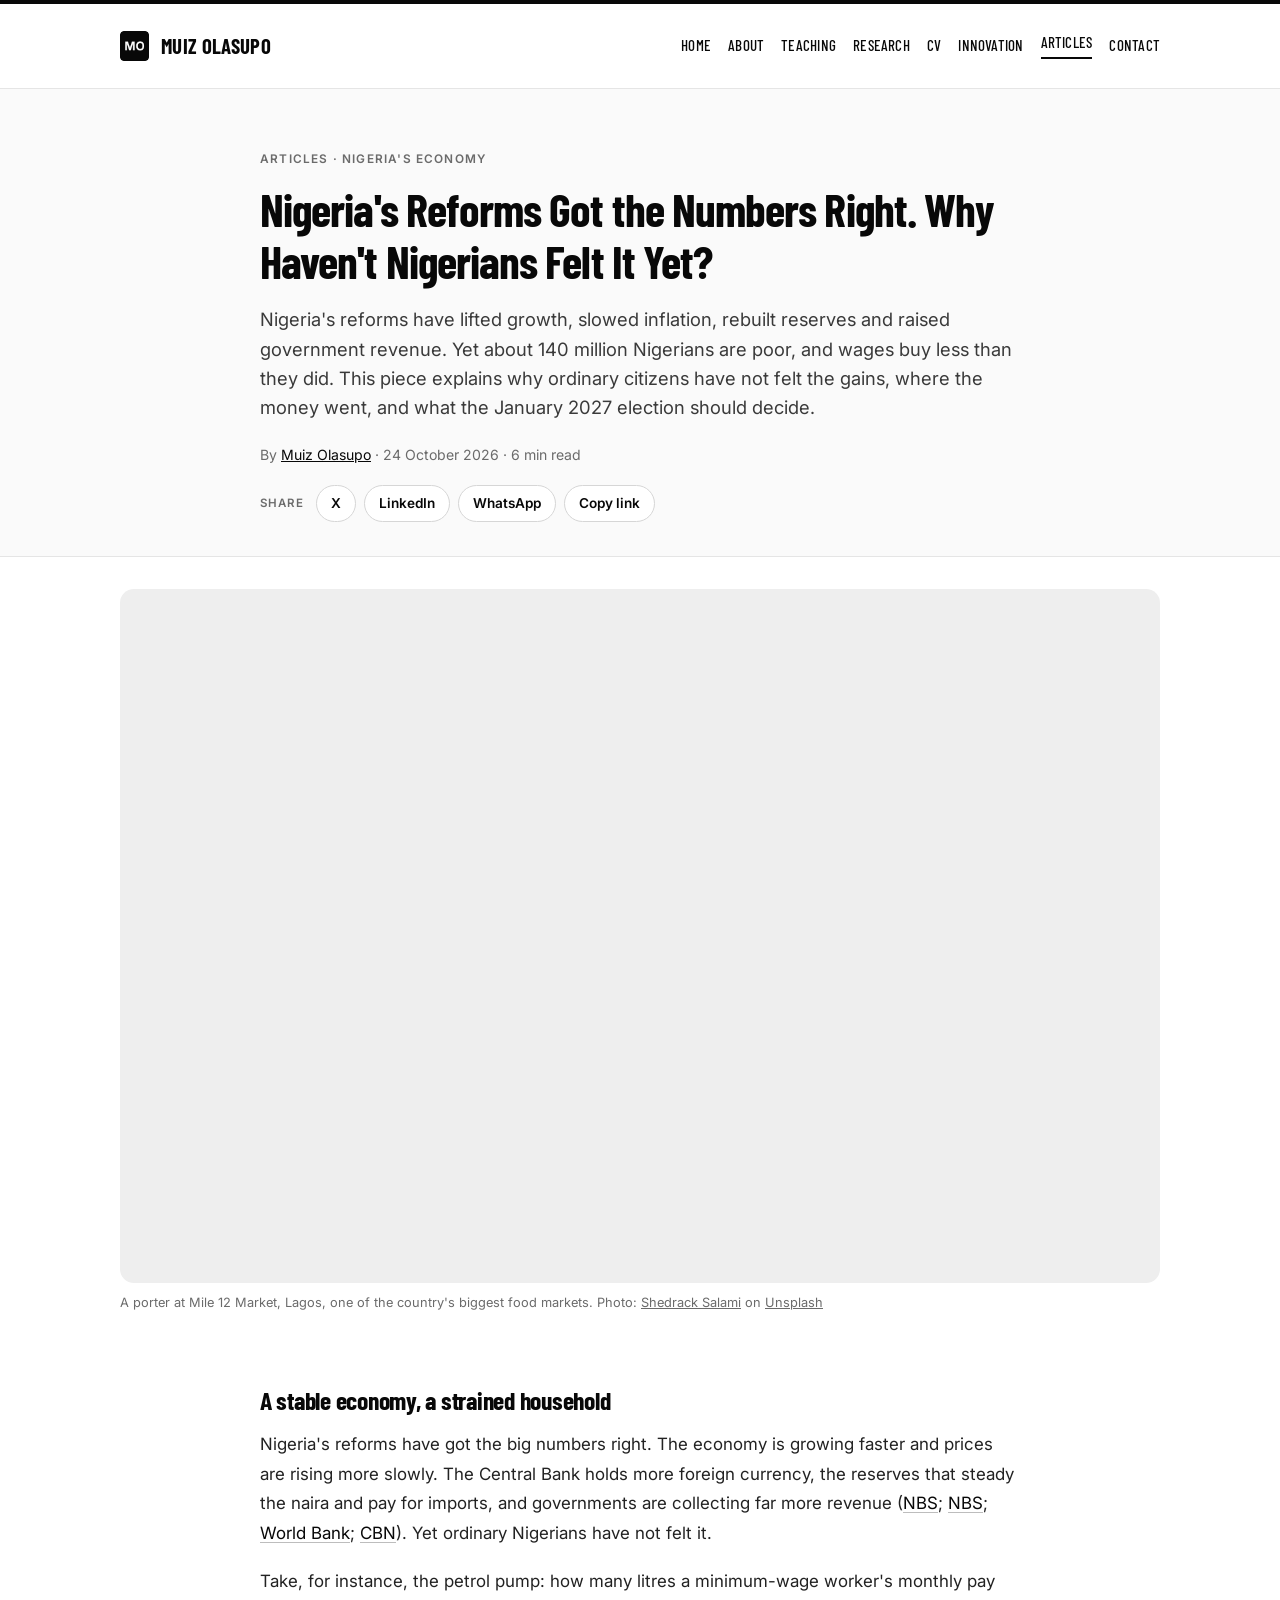
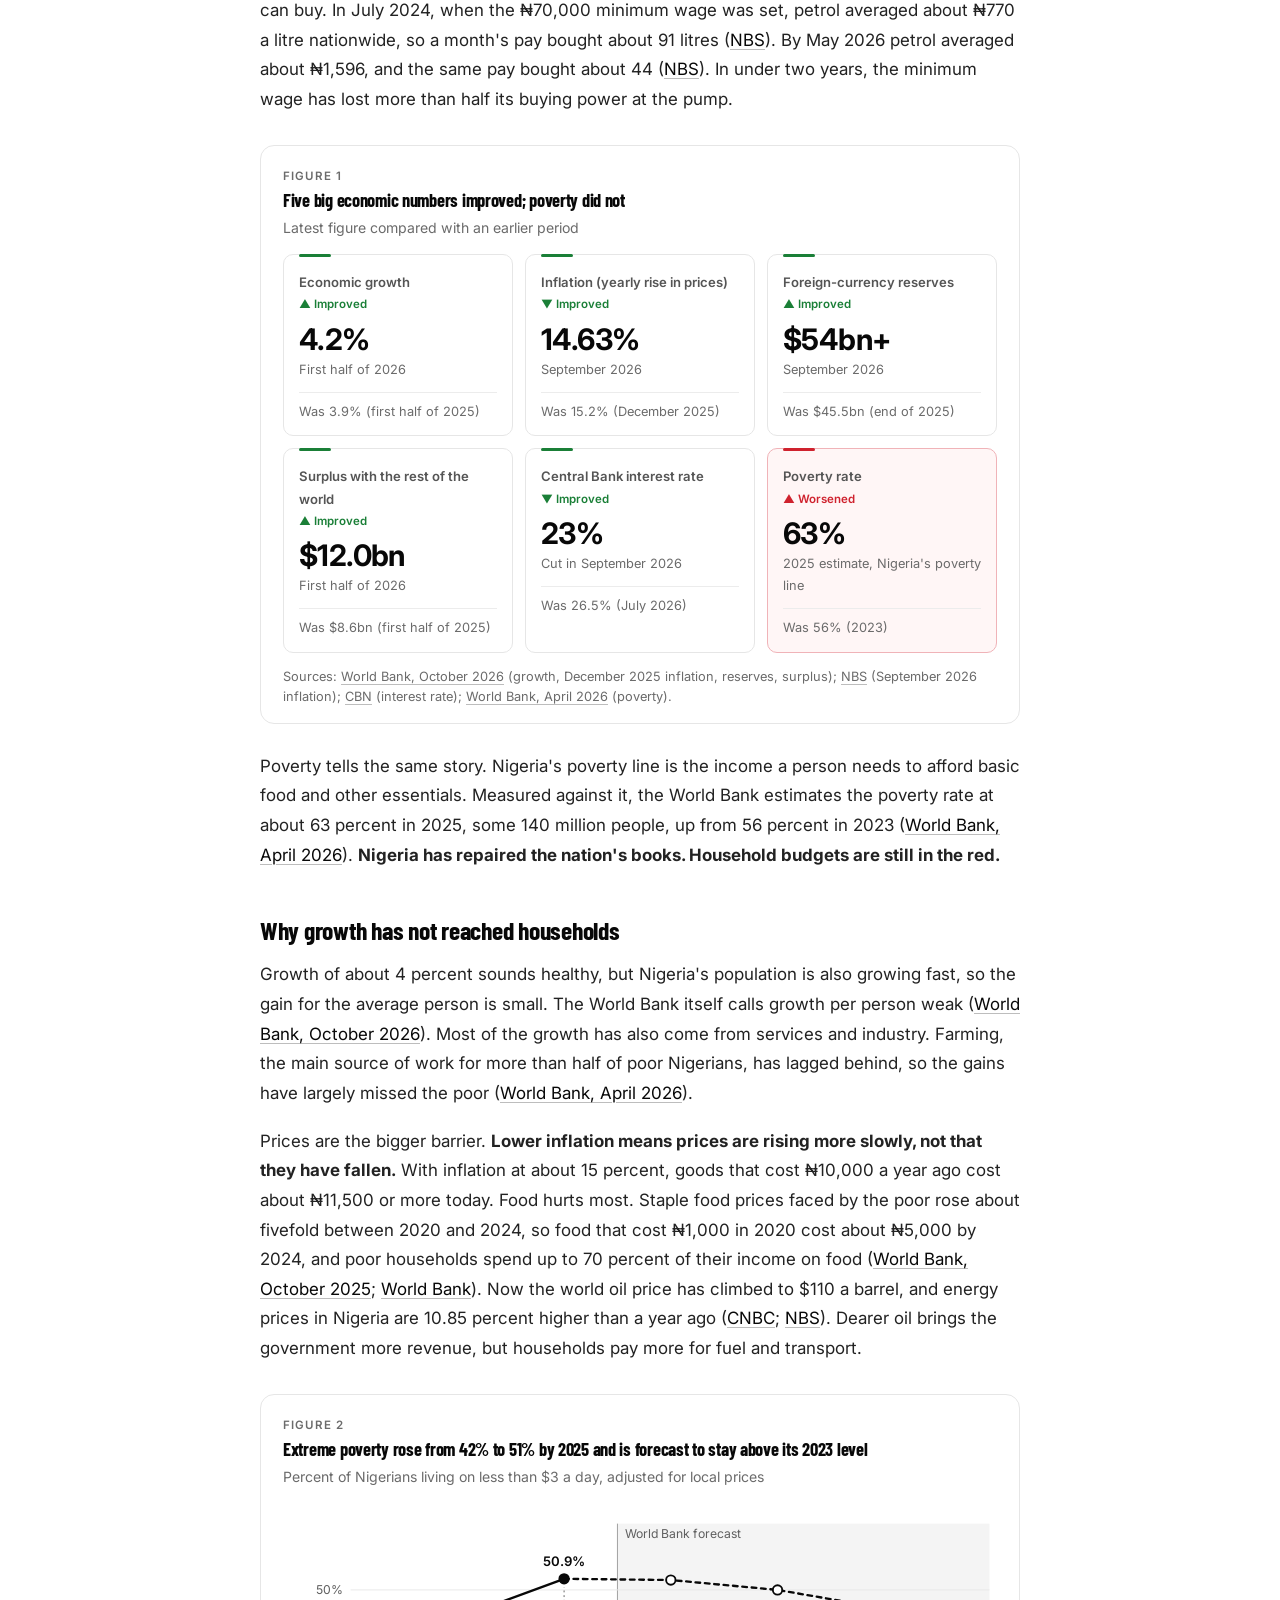
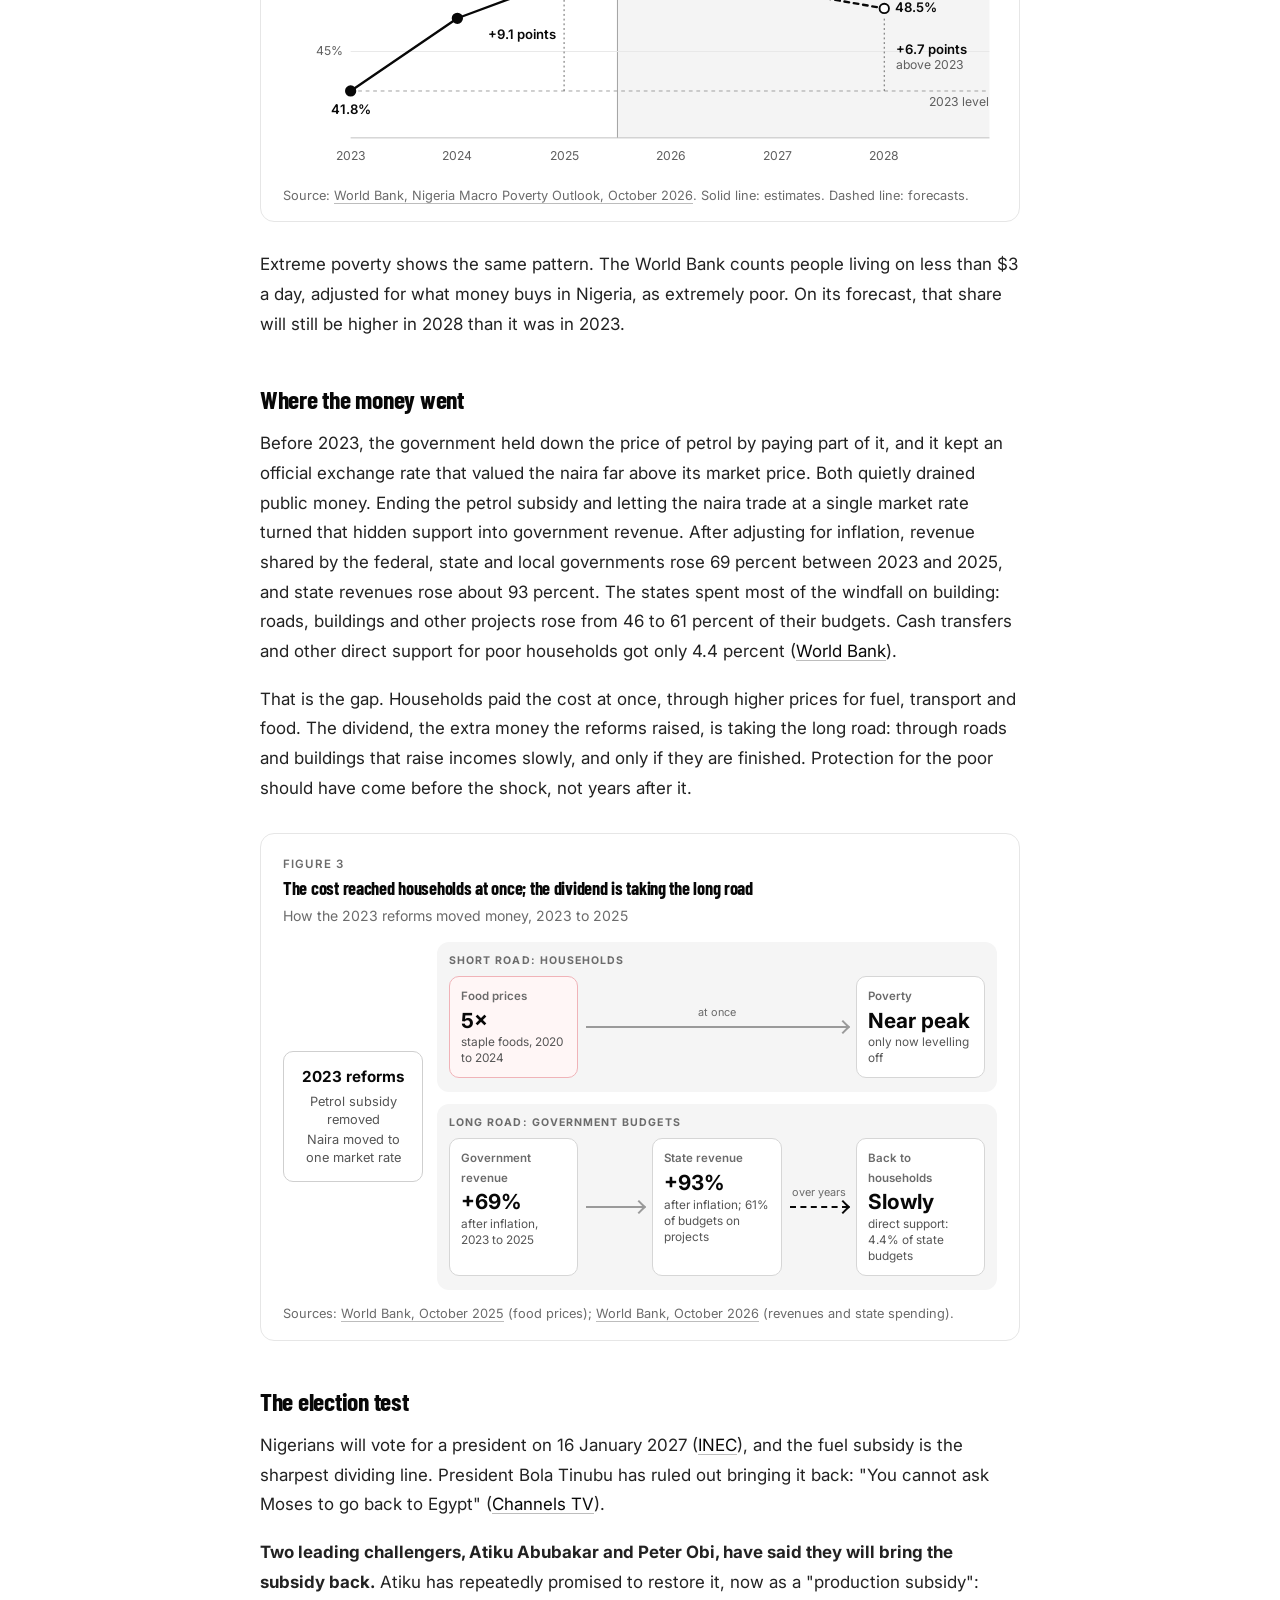
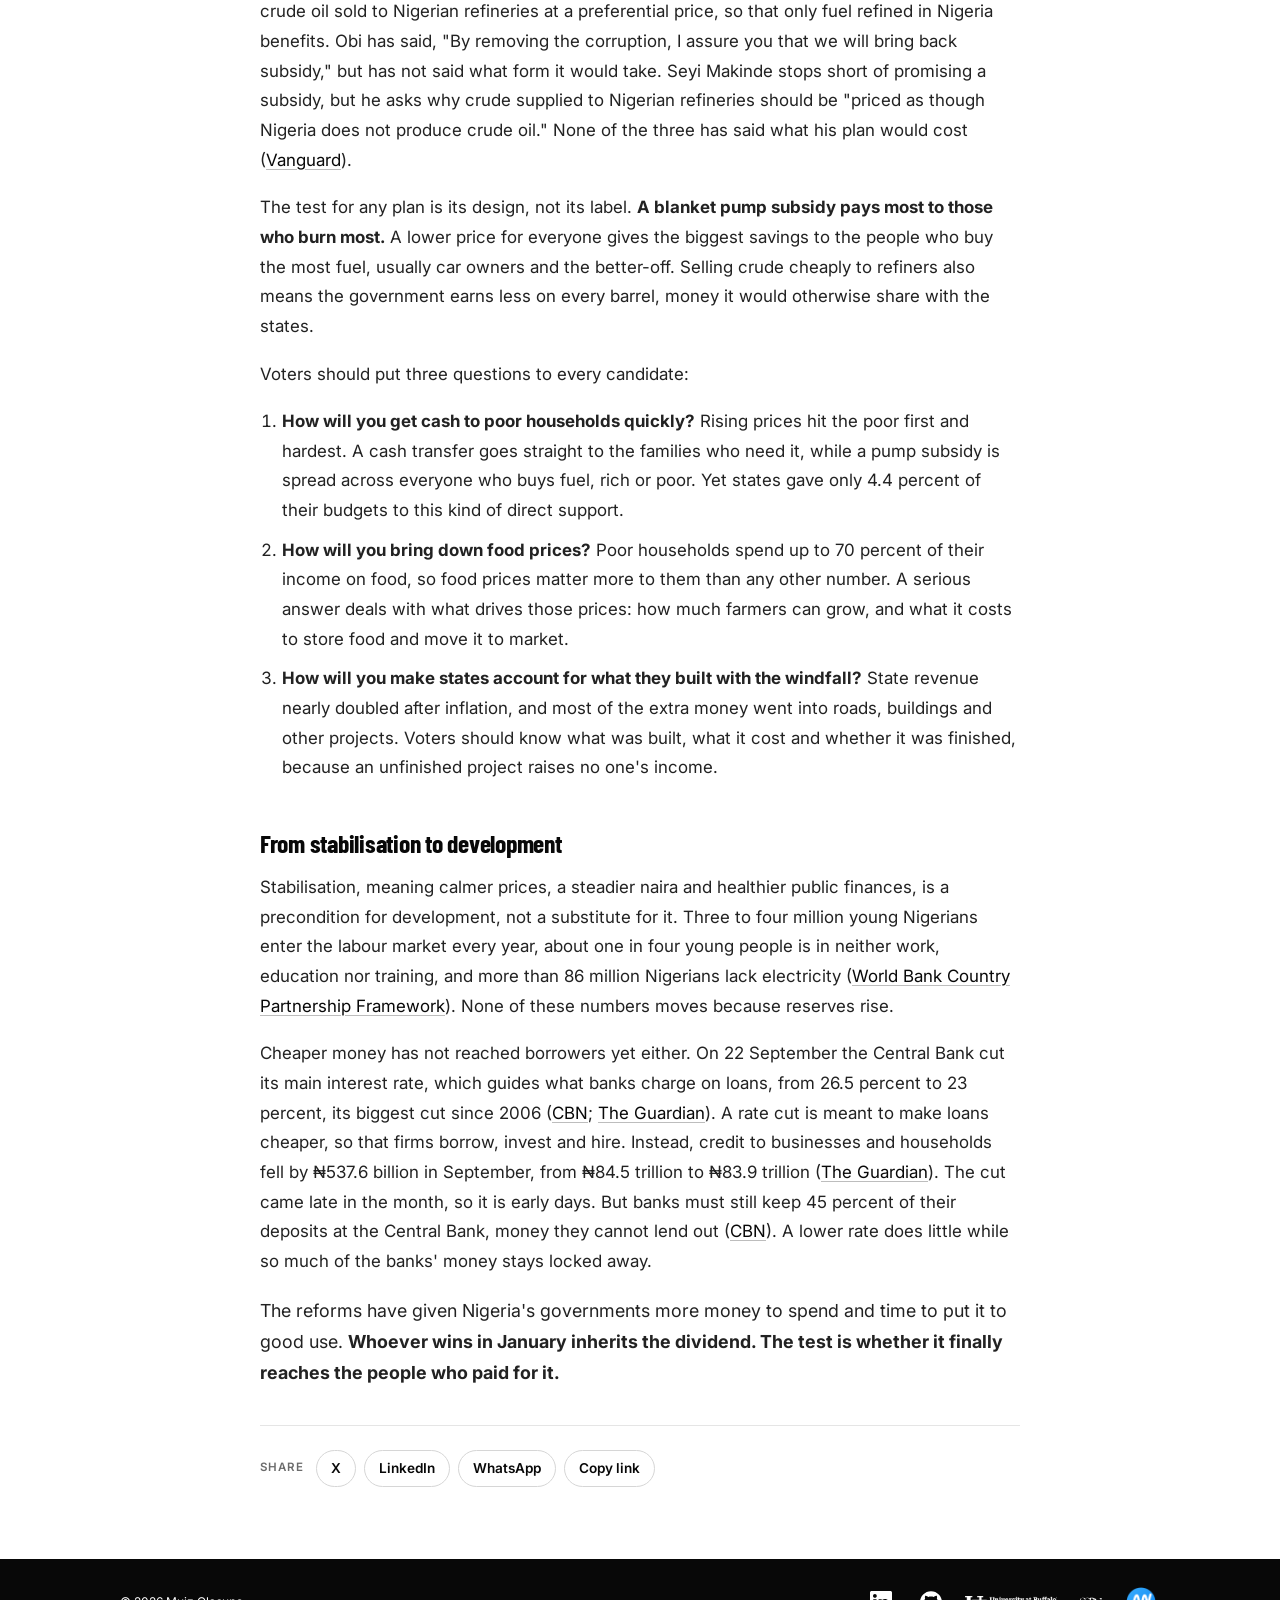
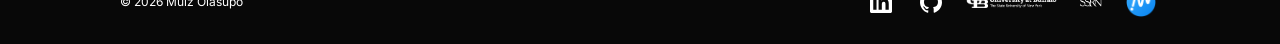
<file: articles/nigeria-reforms.html>
<!doctype html><html lang="en"><head><!-- Google Analytics 4: visitor statistics --><script async src="https://www.googletagmanager.com/gtag/js?id=G-H6LKYE52TH"></script><script>window.dataLayer=window.dataLayer||[];function gtag(){dataLayer.push(arguments);}gtag('js',new Date());gtag('config','G-H6LKYE52TH');</script><!-- GoatCounter: public view counts --><script data-goatcounter="https://muizolasupo.goatcounter.com/count" async src="https://gc.zgo.at/count.js"></script><meta charset="utf-8"><meta name="viewport" content="width=device-width,initial-scale=1"><title>Nigeria&#x27;s Reforms Got the Numbers Right. Why Haven&#x27;t Nigerians Felt It Yet? | Muiz Olasupo</title><link rel="icon" href="/favicon.ico" sizes="any"><link rel="icon" type="image/png" sizes="48x48" href="/favicon-48.png"><link rel="icon" type="image/png" sizes="96x96" href="/favicon-96.png"><link rel="icon" type="image/png" sizes="192x192" href="/icon-192.png"><link rel="icon" type="image/png" sizes="32x32" href="/favicon-32.png"><link rel="apple-touch-icon" href="/apple-touch-icon.png"><link rel="manifest" href="/site.webmanifest"><meta name="theme-color" content="#080808"><link rel="canonical" href="https://muizolasupo.com/articles/nigeria-reforms.html"><meta property="og:type" content="article"><meta property="og:site_name" content="Muiz Olasupo"><meta property="og:title" content="Nigeria&#x27;s Reforms Got the Numbers Right. Why Haven&#x27;t Nigerians Felt It Yet? | Muiz Olasupo"><meta property="og:description" content="Nigeria&#x27;s reforms have lifted growth, slowed inflation, rebuilt reserves and raised government revenue. Yet about 140 million Nigerians are poor, and wages buy less than they did. This piece explains why ordinary citizens have not felt the gains, where the money went, and what the January 2027 election should decide."><meta property="og:url" content="https://muizolasupo.com/articles/nigeria-reforms.html"><meta property="og:image" content="https://muizolasupo.com/images/articles/nigeria-reforms-share.jpg"><meta property="og:image:alt" content="Nigeria&#x27;s reforms got the numbers right. Why haven&#x27;t Nigerians felt it yet? An article by Muiz Olasupo."><meta property="og:image:width" content="1200"><meta property="og:image:height" content="630"><meta name="twitter:card" content="summary_large_image"><meta name="twitter:title" content="Nigeria&#x27;s Reforms Got the Numbers Right. Why Haven&#x27;t Nigerians Felt It Yet? | Muiz Olasupo"><meta name="twitter:description" content="Nigeria&#x27;s reforms have lifted growth, slowed inflation, rebuilt reserves and raised government revenue. Yet about 140 million Nigerians are poor, and wages buy less than they did. This piece explains why ordinary citizens have not felt the gains, where the money went, and what the January 2027 election should decide."><meta name="twitter:image" content="https://muizolasupo.com/images/articles/nigeria-reforms-share.jpg"><meta name="description" content="Nigeria&#x27;s reforms have lifted growth, slowed inflation, rebuilt reserves and raised government revenue. Yet about 140 million Nigerians are poor, and wages buy less than they did. This piece explains why ordinary citizens have not felt the gains, where the money went, and what the January 2027 election should decide."><link rel="alternate" type="application/rss+xml" title="Muiz Olasupo: Articles" href="/articles/feed.xml"><meta property="article:published_time" content="2026-10-24"><meta property="article:author" content="Muiz Olasupo"><script type="application/ld+json">{"@context": "https://schema.org", "@type": "Article", "headline": "Nigeria's Reforms Got the Numbers Right. Why Haven't Nigerians Felt It Yet?", "description": "Nigeria's reforms have lifted growth, slowed inflation, rebuilt reserves and raised government revenue. Yet about 140 million Nigerians are poor, and wages buy less than they did. This piece explains why ordinary citizens have not felt the gains, where the money went, and what the January 2027 election should decide.", "datePublished": "2026-10-24", "dateModified": "2026-10-24", "image": ["https://muizolasupo.com/images/articles/nigeria-reforms-share.jpg"], "mainEntityOfPage": "https://muizolasupo.com/articles/nigeria-reforms.html", "author": {"@type": "Person", "name": "Muiz Olasupo", "url": "https://muizolasupo.com/about.html"}, "publisher": {"@type": "Person", "name": "Muiz Olasupo"}}</script><link rel="preconnect" href="https://fonts.googleapis.com"><link rel="preconnect" href="https://fonts.gstatic.com" crossorigin><link href="https://fonts.googleapis.com/css2?family=Barlow+Condensed:wght@500;600;700&family=Inter:wght@400;500;600;700&display=swap" rel="stylesheet"><link rel="stylesheet" href="/styles.css"><link rel="stylesheet" href="/monochrome.css"><link rel="stylesheet" href="/refinements.css?v=20261027a"></head><body><nav class="nav" aria-label="Main navigation"><div class="wrap"><a class="brand" href="/index.html"><img class="brand-icon" src="/icon-192.png" alt="" width="34" height="34">Muiz Olasupo<b>.</b></a><div class="links"><a href="/index.html">Home</a><a href="/about.html">About</a><a href="/teaching.html">Teaching</a><a href="/research.html">Research</a><a href="/cv.html">CV</a><a href="/innovation.html">Innovation</a><a class="active" aria-current="page" href="/articles.html">Articles</a><a href="/contact.html">Contact</a></div></div></nav><main><article class="article"><header class="article-head"><div class="wrap"><p class="article-kicker"><a href="/articles.html">Articles</a><span aria-hidden="true"> · </span>Nigeria's economy</p><h1>Nigeria&#x27;s Reforms Got the Numbers Right. Why Haven&#x27;t Nigerians Felt It Yet?</h1><p class="article-dek">Nigeria&#x27;s reforms have lifted growth, slowed inflation, rebuilt reserves and raised government revenue. Yet about 140 million Nigerians are poor, and wages buy less than they did. This piece explains why ordinary citizens have not felt the gains, where the money went, and what the January 2027 election should decide.</p><p class="article-meta">By <a href="/about.html">Muiz Olasupo</a><span aria-hidden="true"> · </span><time datetime="2026-10-24">24 October 2026</time><span aria-hidden="true"> · </span>6 min read<span class="view-count" data-views-path="/articles/nigeria-reforms.html" style="display:none"><span aria-hidden="true"> · </span><span class="views-n"></span> views</span></p><div class="article-share" aria-label="Share this article"><span class="share-label">Share</span><a href="https://twitter.com/intent/tweet?text=Nigeria%27s%20reforms%20got%20the%20numbers%20right.%20Why%20haven%27t%20Nigerians%20felt%20it%20yet%3F&amp;url=https%3A//muizolasupo.com/articles/nigeria-reforms.html" target="_blank" rel="noopener">X</a><a href="https://www.linkedin.com/sharing/share-offsite/?url=https%3A//muizolasupo.com/articles/nigeria-reforms.html" target="_blank" rel="noopener" data-share-app="https://muizolasupo.com/articles/nigeria-reforms.html" data-share-title="Nigeria&#x27;s reforms got the numbers right. Why haven&#x27;t Nigerians felt it yet?">LinkedIn</a><a href="https://wa.me/?text=Nigeria%27s%20reforms%20got%20the%20numbers%20right.%20Why%20haven%27t%20Nigerians%20felt%20it%20yet%3F%20https%3A//muizolasupo.com/articles/nigeria-reforms.html" target="_blank" rel="noopener">WhatsApp</a><button type="button" class="share-copy" data-copy-link="https://muizolasupo.com/articles/nigeria-reforms.html">Copy link</button></div></div></header><figure class="article-hero"><picture><source type="image/webp" srcset="/images/articles/mile12-market-640.webp 640w, /images/articles/mile12-market-960.webp 960w, /images/articles/mile12-market-1280.webp 1280w, /images/articles/mile12-market-1600.webp 1600w, /images/articles/mile12-market-2400.webp 2400w" sizes="(min-width: 1104px) 1040px, (min-width: 701px) calc(100vw - 64px), calc(100vw - 40px)"><img src="/images/articles/mile12-market-1600.jpg" srcset="/images/articles/mile12-market-640.jpg 640w, /images/articles/mile12-market-960.jpg 960w, /images/articles/mile12-market-1280.jpg 1280w, /images/articles/mile12-market-1600.jpg 1600w, /images/articles/mile12-market-2400.jpg 2400w" sizes="(min-width: 1104px) 1040px, (min-width: 701px) calc(100vw - 64px), calc(100vw - 40px)" width="2400" height="1600" alt="A young porter pushes a loaded wheelbarrow past parked cars at Mile 12 Market in Lagos." fetchpriority="high" decoding="async"></picture><figcaption>A porter at Mile 12 Market, Lagos, one of the country's biggest food markets. Photo: <a href="https://unsplash.com/@xtrovarts" target="_blank" rel="noopener">Shedrack Salami</a> on <a href="https://unsplash.com/photos/a-person-pushing-a-cart-LrD1rwpKjuc" target="_blank" rel="noopener">Unsplash</a></figcaption></figure><div class="wrap article-body">
<h2>A stable economy, a strained household</h2>
<p>Nigeria's reforms have got the big numbers right. The economy is growing faster and prices are rising more slowly. The Central Bank holds more foreign currency, the reserves that steady the naira and pay for imports, and governments are collecting far more revenue (<a href="https://x.com/NBS_Nigeria/status/2094403451950170391" target="_blank" rel="noopener">NBS</a>; <a href="https://x.com/NBS_Nigeria/status/2110719518838608370" target="_blank" rel="noopener">NBS</a>; <a href="https://www.worldbank.org/en/news/press-release/2026/10/08/higher-revenues-better-lives-strengthening-state-spending-for-growth-jobs-services" target="_blank" rel="noopener">World Bank</a>; <a href="https://www.cbn.gov.ng/MonetaryPolicy/decisions.html" target="_blank" rel="noopener">CBN</a>). Yet ordinary Nigerians have not felt it.</p>
<p>Take, for instance, the petrol pump: how many litres a minimum-wage worker's monthly pay can buy. In July 2024, when the ₦70,000 minimum wage was set, petrol averaged about ₦770 a litre nationwide, so a month's pay bought about 91 litres (<a href="https://www.nigerianstat.gov.ng/download/1241543" target="_blank" rel="noopener">NBS</a>). By May 2026 petrol averaged about ₦1,596, and the same pay bought about 44 (<a href="https://x.com/NBS_Nigeria/status/2069756198006489469" target="_blank" rel="noopener">NBS</a>). In under two years, the minimum wage has lost more than half its buying power at the pump.</p>
<figure class="fig fig-scorecard" aria-labelledby="fig1-title"><p class="fig-kicker">Figure 1</p><h3 class="fig-title" id="fig1-title">Five big economic numbers improved; poverty did not</h3><p class="fig-sub">Latest figure compared with an earlier period</p><div class="score-grid"><div class="score good"><div class="score-top"><span class="score-label">Economic growth</span><span class="score-tag"><span aria-hidden="true">▲</span> Improved</span></div><strong class="score-value">4.2%</strong><span class="score-when">First half of 2026</span><span class="score-was">Was 3.9% (first half of 2025)</span></div><div class="score good"><div class="score-top"><span class="score-label">Inflation (yearly rise in prices)</span><span class="score-tag"><span aria-hidden="true">▼</span> Improved</span></div><strong class="score-value">14.63%</strong><span class="score-when">September 2026</span><span class="score-was">Was 15.2% (December 2025)</span></div><div class="score good"><div class="score-top"><span class="score-label">Foreign-currency reserves</span><span class="score-tag"><span aria-hidden="true">▲</span> Improved</span></div><strong class="score-value">$54bn+</strong><span class="score-when">September 2026</span><span class="score-was">Was $45.5bn (end of 2025)</span></div><div class="score good"><div class="score-top"><span class="score-label">Surplus with the rest of the world</span><span class="score-tag"><span aria-hidden="true">▲</span> Improved</span></div><strong class="score-value">$12.0bn</strong><span class="score-when">First half of 2026</span><span class="score-was">Was $8.6bn (first half of 2025)</span></div><div class="score good"><div class="score-top"><span class="score-label">Central Bank interest rate</span><span class="score-tag"><span aria-hidden="true">▼</span> Improved</span></div><strong class="score-value">23%</strong><span class="score-when">Cut in September 2026</span><span class="score-was">Was 26.5% (July 2026)</span></div><div class="score bad"><div class="score-top"><span class="score-label">Poverty rate</span><span class="score-tag"><span aria-hidden="true">▲</span> Worsened</span></div><strong class="score-value">63%</strong><span class="score-when">2025 estimate, Nigeria's poverty line</span><span class="score-was">Was 56% (2023)</span></div></div><figcaption class="fig-source">Sources: <a href="https://www.worldbank.org/en/news/press-release/2026/10/08/higher-revenues-better-lives-strengthening-state-spending-for-growth-jobs-services" target="_blank" rel="noopener">World Bank, October 2026</a> (growth, December 2025 inflation, reserves, surplus); <a href="https://x.com/NBS_Nigeria/status/2110719518838608370" target="_blank" rel="noopener">NBS</a> (September 2026 inflation); <a href="https://www.cbn.gov.ng/MonetaryPolicy/decisions.html" target="_blank" rel="noopener">CBN</a> (interest rate); <a href="https://documents.worldbank.org/en/publication/documents-reports/documentdetail/099040726024529229" target="_blank" rel="noopener">World Bank, April 2026</a> (poverty).</figcaption></figure>
<p>Poverty tells the same story. Nigeria's poverty line is the income a person needs to afford basic food and other essentials. Measured against it, the World Bank estimates the poverty rate at about 63 percent in 2025, some 140 million people, up from 56 percent in 2023 (<a href="https://documents.worldbank.org/en/publication/documents-reports/documentdetail/099040726024529229" target="_blank" rel="noopener">World Bank, April 2026</a>). <strong>Nigeria has repaired the nation's books. Household budgets are still in the red.</strong></p>

<h2>Why growth has not reached households</h2>
<p>Growth of about 4 percent sounds healthy, but Nigeria's population is also growing fast, so the gain for the average person is small. The World Bank itself calls growth per person weak (<a href="https://thedocs.worldbank.org/en/doc/bae48ff2fefc5a869546775b3f010735-0500062021/related/mpo-nga.pdf" target="_blank" rel="noopener">World Bank, October 2026</a>). Most of the growth has also come from services and industry. Farming, the main source of work for more than half of poor Nigerians, has lagged behind, so the gains have largely missed the poor (<a href="https://documents.worldbank.org/en/publication/documents-reports/documentdetail/099040726024529229" target="_blank" rel="noopener">World Bank, April 2026</a>).</p>
<p>Prices are the bigger barrier. <strong>Lower inflation means prices are rising more slowly, not that they have fallen.</strong> With inflation at about 15 percent, goods that cost ₦10,000 a year ago cost about ₦11,500 or more today. Food hurts most. Staple food prices faced by the poor rose about fivefold between 2020 and 2024, so food that cost ₦1,000 in 2020 cost about ₦5,000 by 2024, and poor households spend up to 70 percent of their income on food (<a href="https://thedocs.worldbank.org/en/doc/6cdd609ccd14ef89ecf764be228c9ec4-0360012025/original/ndu-october-2025-presentation.pdf" target="_blank" rel="noopener">World Bank, October 2025</a>; <a href="https://www.worldbank.org/en/news/press-release/2025/10/08/positive-economic-momentum-in-nigeria-now-time-to-bring-home-the-gains" target="_blank" rel="noopener">World Bank</a>). Now the world oil price has climbed to $110 a barrel, and energy prices in Nigeria are 10.85 percent higher than a year ago (<a href="https://www.cnbc.com/2026/10/16/oil-price-today-iran-strait-hormuz-ukraine-russia.html" target="_blank" rel="noopener">CNBC</a>; <a href="https://x.com/NBS_Nigeria/status/2110719518838608370" target="_blank" rel="noopener">NBS</a>). Dearer oil brings the government more revenue, but households pay more for fuel and transport.</p>
<figure class="fig fig-chart" aria-labelledby="fig2-title"><p class="fig-kicker">Figure 2</p><h3 class="fig-title" id="fig2-title">Extreme poverty rose from 42% to 51% by 2025 and is forecast to stay above its 2023 level</h3><p class="fig-sub">Percent of Nigerians living on less than $3 a day, adjusted for local prices</p><div class="chart chart-wide"><svg viewBox="0 0 760 286" role="img" aria-label="Extreme poverty in Nigeria rose from 41.8% in 2023 to 50.9% in 2025 and is forecast at 48.5% in 2028, still 6.7 points above 2023" font-family="Inter, system-ui, sans-serif" font-size="14"><rect x="356.0" y="22" width="396.0" height="228" fill="#f4f4f4"/><line x1="356.0" x2="356.0" y1="22" y2="250" stroke="#9a9a9a" stroke-width="1"/><text x="364.0" y="37" font-size="13" fill="#5f5f5f">World Bank forecast</text><line x1="72" x2="752" y1="158.1" y2="158.1" stroke="#e8e8e8"/><text x="64" y="162.1" text-anchor="end" font-size="13" fill="#5f5f5f">45%</text><line x1="72" x2="752" y1="92.5" y2="92.5" stroke="#e8e8e8"/><text x="64" y="96.5" text-anchor="end" font-size="13" fill="#5f5f5f">50%</text><line x1="72" x2="752" y1="250" y2="250" stroke="#bdbdbd"/><line x1="72" x2="752" y1="200.1" y2="200.1" stroke="#9a9a9a" stroke-dasharray="4 4"/><text x="752" y="216.1" text-anchor="end" font-size="13" fill="#5f5f5f">2023 level</text><line x1="299.2" x2="299.2" y1="200.1" y2="89.7" stroke="#5f5f5f" stroke-dasharray="2 3"/><text x="290.2" y="144.4" text-anchor="end" font-weight="600" fill="#080808">+9.1 points</text><line x1="640.0" x2="640.0" y1="200.1" y2="121.2" stroke="#5f5f5f" stroke-dasharray="2 3"/><text x="652.0" y="160.2" font-weight="600" fill="#080808">+6.7 points</text><text x="652.0" y="176.2" font-size="13" fill="#5f5f5f">above 2023</text><path d="M72.0 200.1 L185.6 122.7 L299.2 80.7" fill="none" stroke="#080808" stroke-width="2.5" stroke-linejoin="round" stroke-linecap="round"/><path d="M299.2 80.7 L412.8 82.0 L526.4 92.5 L640.0 112.2" fill="none" stroke="#080808" stroke-width="2.5" stroke-dasharray="5 5" stroke-linecap="round"/><circle cx="72.0" cy="200.1" r="5" fill="#080808" stroke="#080808" stroke-width="2"><title>2023: 41.8% (estimate)</title></circle><circle cx="185.6" cy="122.7" r="5" fill="#080808" stroke="#080808" stroke-width="2"><title>2024: 47.7% (estimate)</title></circle><circle cx="299.2" cy="80.7" r="5" fill="#080808" stroke="#080808" stroke-width="2"><title>2025: 50.9% (estimate)</title></circle><circle cx="412.8" cy="82.0" r="5" fill="#ffffff" stroke="#080808" stroke-width="2"><title>2026: 50.8% (projection)</title></circle><circle cx="526.4" cy="92.5" r="5" fill="#ffffff" stroke="#080808" stroke-width="2"><title>2027: 50.0% (projection)</title></circle><circle cx="640.0" cy="112.2" r="5" fill="#ffffff" stroke="#080808" stroke-width="2"><title>2028: 48.5% (projection)</title></circle><text x="72.0" y="224.1" text-anchor="middle" font-weight="600" fill="#080808">41.8%</text><text x="299.2" y="66.7" text-anchor="middle" font-weight="600" fill="#080808">50.9%</text><text x="651.0" y="116.2" font-weight="600" fill="#080808">48.5%</text><text x="72.0" y="274" text-anchor="middle" font-size="13" fill="#5f5f5f">2023</text><text x="185.6" y="274" text-anchor="middle" font-size="13" fill="#5f5f5f">2024</text><text x="299.2" y="274" text-anchor="middle" font-size="13" fill="#5f5f5f">2025</text><text x="412.8" y="274" text-anchor="middle" font-size="13" fill="#5f5f5f">2026</text><text x="526.4" y="274" text-anchor="middle" font-size="13" fill="#5f5f5f">2027</text><text x="640.0" y="274" text-anchor="middle" font-size="13" fill="#5f5f5f">2028</text></svg></div><div class="chart chart-narrow"><svg viewBox="0 0 360 270" role="img" aria-label="Extreme poverty in Nigeria rose from 41.8% in 2023 to 50.9% in 2025 and is forecast at 48.5% in 2028, still 6.7 points above 2023" font-family="Inter, system-ui, sans-serif" font-size="13"><rect x="167.0" y="18" width="185.0" height="218" fill="#f4f4f4"/><line x1="167.0" x2="167.0" y1="18" y2="236" stroke="#9a9a9a" stroke-width="1"/><text x="175.0" y="33" font-size="11.5" fill="#5f5f5f">Forecast</text><line x1="38" x2="352" y1="148.5" y2="148.5" stroke="#e8e8e8"/><text x="30" y="152.5" text-anchor="end" font-size="11.5" fill="#5f5f5f">45%</text><line x1="38" x2="352" y1="86.0" y2="86.0" stroke="#e8e8e8"/><text x="30" y="90.0" text-anchor="end" font-size="11.5" fill="#5f5f5f">50%</text><line x1="38" x2="352" y1="236" y2="236" stroke="#bdbdbd"/><line x1="38" x2="352" y1="188.5" y2="188.5" stroke="#9a9a9a" stroke-dasharray="4 4"/><text x="352" y="204.5" text-anchor="end" font-size="11.5" fill="#5f5f5f">2023 level</text><line x1="141.2" x2="141.2" y1="188.5" y2="83.8" stroke="#5f5f5f" stroke-dasharray="2 3"/><text x="132.2" y="176.5" text-anchor="end" font-weight="600" fill="#080808">+9.1 points</text><line x1="296.0" x2="296.0" y1="188.5" y2="113.8" stroke="#5f5f5f" stroke-dasharray="2 3"/><text x="287.0" y="148.6" text-anchor="end" font-weight="600" fill="#080808">+6.7 points</text><text x="287.0" y="163.6" text-anchor="end" font-size="11.5" fill="#5f5f5f">above 2023</text><path d="M38.0 188.5 L89.6 114.7 L141.2 74.8" fill="none" stroke="#080808" stroke-width="2.5" stroke-linejoin="round" stroke-linecap="round"/><path d="M141.2 74.8 L192.8 76.0 L244.4 86.0 L296.0 104.8" fill="none" stroke="#080808" stroke-width="2.5" stroke-dasharray="5 5" stroke-linecap="round"/><circle cx="38.0" cy="188.5" r="5" fill="#080808" stroke="#080808" stroke-width="2"><title>2023: 41.8% (estimate)</title></circle><circle cx="89.6" cy="114.7" r="5" fill="#080808" stroke="#080808" stroke-width="2"><title>2024: 47.7% (estimate)</title></circle><circle cx="141.2" cy="74.8" r="5" fill="#080808" stroke="#080808" stroke-width="2"><title>2025: 50.9% (estimate)</title></circle><circle cx="192.8" cy="76.0" r="5" fill="#ffffff" stroke="#080808" stroke-width="2"><title>2026: 50.8% (projection)</title></circle><circle cx="244.4" cy="86.0" r="5" fill="#ffffff" stroke="#080808" stroke-width="2"><title>2027: 50.0% (projection)</title></circle><circle cx="296.0" cy="104.8" r="5" fill="#ffffff" stroke="#080808" stroke-width="2"><title>2028: 48.5% (projection)</title></circle><text x="38.0" y="212.5" text-anchor="start" font-weight="600" fill="#080808">41.8%</text><text x="141.2" y="60.8" text-anchor="middle" font-weight="600" fill="#080808">50.9%</text><text x="307.0" y="108.8" font-weight="600" fill="#080808">48.5%</text><text x="38.0" y="260" text-anchor="middle" font-size="11.5" fill="#5f5f5f">2023</text><text x="89.6" y="260" text-anchor="middle" font-size="11.5" fill="#5f5f5f">2024</text><text x="141.2" y="260" text-anchor="middle" font-size="11.5" fill="#5f5f5f">2025</text><text x="192.8" y="260" text-anchor="middle" font-size="11.5" fill="#5f5f5f">2026</text><text x="244.4" y="260" text-anchor="middle" font-size="11.5" fill="#5f5f5f">2027</text><text x="296.0" y="260" text-anchor="middle" font-size="11.5" fill="#5f5f5f">2028</text></svg></div><figcaption class="fig-source">Source: <a href="https://thedocs.worldbank.org/en/doc/bae48ff2fefc5a869546775b3f010735-0500062021/related/mpo-nga.pdf" target="_blank" rel="noopener">World Bank, Nigeria Macro Poverty Outlook, October 2026</a>. Solid line: estimates. Dashed line: forecasts.</figcaption></figure>
<p>Extreme poverty shows the same pattern. The World Bank counts people living on less than $3 a day, adjusted for what money buys in Nigeria, as extremely poor. On its forecast, that share will still be higher in 2028 than it was in 2023.</p>

<h2>Where the money went</h2>
<p>Before 2023, the government held down the price of petrol by paying part of it, and it kept an official exchange rate that valued the naira far above its market price. Both quietly drained public money. Ending the petrol subsidy and letting the naira trade at a single market rate turned that hidden support into government revenue. After adjusting for inflation, revenue shared by the federal, state and local governments rose 69 percent between 2023 and 2025, and state revenues rose about 93 percent. The states spent most of the windfall on building: roads, buildings and other projects rose from 46 to 61 percent of their budgets. Cash transfers and other direct support for poor households got only 4.4 percent (<a href="https://www.worldbank.org/en/news/press-release/2026/10/08/higher-revenues-better-lives-strengthening-state-spending-for-growth-jobs-services" target="_blank" rel="noopener">World Bank</a>).</p>
<p>That is the gap. Households paid the cost at once, through higher prices for fuel, transport and food. The dividend, the extra money the reforms raised, is taking the long road: through roads and buildings that raise incomes slowly, and only if they are finished. Protection for the poor should have come before the shock, not years after it.</p>
<figure class="fig fig-roads" aria-labelledby="fig3-title"><p class="fig-kicker">Figure 3</p><h3 class="fig-title" id="fig3-title">The cost reached households at once; the dividend is taking the long road</h3><p class="fig-sub">How the 2023 reforms moved money, 2023 to 2025</p><div class="roads"><div class="road-origin"><strong>2023 reforms</strong><span>Petrol subsidy removed</span><span>Naira moved to one market rate</span></div><div class="road-lanes"><div class="lane lane-short"><p class="lane-label">Short road: households</p><div class="lane-row"><div class="road-node node-bad"><span class="node-label">Food prices</span><strong class="node-value">5×</strong><span class="node-note">staple foods, 2020 to 2024</span></div><div class="road-arrow road-arrow-long" aria-hidden="true"><span>at once</span></div><div class="road-node "><span class="node-label">Poverty</span><strong class="node-value">Near peak</strong><span class="node-note">only now levelling off</span></div></div></div><div class="lane lane-long"><p class="lane-label">Long road: government budgets</p><div class="lane-row"><div class="road-node node-gov"><span class="node-label">Government revenue</span><strong class="node-value">+69%</strong><span class="node-note">after inflation, 2023 to 2025</span></div><div class="road-arrow" aria-hidden="true"></div><div class="road-node node-gov"><span class="node-label">State revenue</span><strong class="node-value">+93%</strong><span class="node-note">after inflation; 61% of budgets on projects</span></div><div class="road-arrow road-arrow-dashed" aria-hidden="true"><span>over years</span></div><div class="road-node "><span class="node-label">Back to households</span><strong class="node-value">Slowly</strong><span class="node-note">direct support: 4.4% of state budgets</span></div></div></div></div></div><figcaption class="fig-source">Sources: <a href="https://thedocs.worldbank.org/en/doc/6cdd609ccd14ef89ecf764be228c9ec4-0360012025/original/ndu-october-2025-presentation.pdf" target="_blank" rel="noopener">World Bank, October 2025</a> (food prices); <a href="https://www.worldbank.org/en/news/press-release/2026/10/08/higher-revenues-better-lives-strengthening-state-spending-for-growth-jobs-services" target="_blank" rel="noopener">World Bank, October 2026</a> (revenues and state spending).</figcaption></figure>

<h2>The election test</h2>
<p>Nigerians will vote for a president on 16 January 2027 (<a href="https://www.inecnigeria.org/elections/calendar" target="_blank" rel="noopener">INEC</a>), and the fuel subsidy is the sharpest dividing line. President Bola Tinubu has ruled out bringing it back: "You cannot ask Moses to go back to Egypt" (<a href="https://www.channelstv.com/2026/10/19/you-cannot-ask-moses-to-go-back-to-egypt-tinubu-insists-no-fuel-subsidy-return/" target="_blank" rel="noopener">Channels TV</a>).</p>
<p><strong>Two leading challengers, Atiku Abubakar and Peter Obi, have said they will bring the subsidy back.</strong> Atiku has repeatedly promised to restore it, now as a "production subsidy": crude oil sold to Nigerian refineries at a preferential price, so that only fuel refined in Nigeria benefits. Obi has said, "By removing the corruption, I assure you that we will bring back subsidy," but has not said what form it would take. Seyi Makinde stops short of promising a subsidy, but he asks why crude supplied to Nigerian refineries should be "priced as though Nigeria does not produce crude oil." None of the three has said what his plan would cost (<a href="https://www.vanguardngr.com/2026/10/verbatim-what-atiku-obi-makinde-really-want-as-90-countries-subsidise-fuel-to-ease-hardship/" target="_blank" rel="noopener">Vanguard</a>).</p>
<p>The test for any plan is its design, not its label. <strong>A blanket pump subsidy pays most to those who burn most.</strong> A lower price for everyone gives the biggest savings to the people who buy the most fuel, usually car owners and the better-off. Selling crude cheaply to refiners also means the government earns less on every barrel, money it would otherwise share with the states.</p>
<p>Voters should put three questions to every candidate:</p>
<ol class="article-questions">
<li><strong>How will you get cash to poor households quickly?</strong> Rising prices hit the poor first and hardest. A cash transfer goes straight to the families who need it, while a pump subsidy is spread across everyone who buys fuel, rich or poor. Yet states gave only 4.4 percent of their budgets to this kind of direct support.</li>
<li><strong>How will you bring down food prices?</strong> Poor households spend up to 70 percent of their income on food, so food prices matter more to them than any other number. A serious answer deals with what drives those prices: how much farmers can grow, and what it costs to store food and move it to market.</li>
<li><strong>How will you make states account for what they built with the windfall?</strong> State revenue nearly doubled after inflation, and most of the extra money went into roads, buildings and other projects. Voters should know what was built, what it cost and whether it was finished, because an unfinished project raises no one's income.</li>
</ol>

<h2>From stabilisation to development</h2>
<p>Stabilisation, meaning calmer prices, a steadier naira and healthier public finances, is a precondition for development, not a substitute for it. Three to four million young Nigerians enter the labour market every year, about one in four young people is in neither work, education nor training, and more than 86 million Nigerians lack electricity (<a href="https://www.worldbank.org/ext/en/country/nigeria/cpf" target="_blank" rel="noopener">World Bank Country Partnership Framework</a>). None of these numbers moves because reserves rise.</p>
<p>Cheaper money has not reached borrowers yet either. On 22 September the Central Bank cut its main interest rate, which guides what banks charge on loans, from 26.5 percent to 23 percent, its biggest cut since 2006 (<a href="https://www.cbn.gov.ng/MonetaryPolicy/decisions.html" target="_blank" rel="noopener">CBN</a>; <a href="https://guardian.ng/news/private-sector-credit-falls-n537-6b-in-sept-despite-15-7-growth/" target="_blank" rel="noopener">The Guardian</a>). A rate cut is meant to make loans cheaper, so that firms borrow, invest and hire. Instead, credit to businesses and households fell by ₦537.6 billion in September, from ₦84.5 trillion to ₦83.9 trillion (<a href="https://guardian.ng/news/private-sector-credit-falls-n537-6b-in-sept-despite-15-7-growth/" target="_blank" rel="noopener">The Guardian</a>). The cut came late in the month, so it is early days. But banks must still keep 45 percent of their deposits at the Central Bank, money they cannot lend out (<a href="https://www.cbn.gov.ng/MonetaryPolicy/decisions.html" target="_blank" rel="noopener">CBN</a>). A lower rate does little while so much of the banks' money stays locked away.</p>
<p class="article-close">The reforms have given Nigeria's governments more money to spend and time to put it to good use. <strong>Whoever wins in January inherits the dividend. The test is whether it finally reaches the people who paid for it.</strong></p>
<div class="article-share" aria-label="Share this article"><span class="share-label">Share</span><a href="https://twitter.com/intent/tweet?text=Nigeria%27s%20reforms%20got%20the%20numbers%20right.%20Why%20haven%27t%20Nigerians%20felt%20it%20yet%3F&amp;url=https%3A//muizolasupo.com/articles/nigeria-reforms.html" target="_blank" rel="noopener">X</a><a href="https://www.linkedin.com/sharing/share-offsite/?url=https%3A//muizolasupo.com/articles/nigeria-reforms.html" target="_blank" rel="noopener" data-share-app="https://muizolasupo.com/articles/nigeria-reforms.html" data-share-title="Nigeria&#x27;s reforms got the numbers right. Why haven&#x27;t Nigerians felt it yet?">LinkedIn</a><a href="https://wa.me/?text=Nigeria%27s%20reforms%20got%20the%20numbers%20right.%20Why%20haven%27t%20Nigerians%20felt%20it%20yet%3F%20https%3A//muizolasupo.com/articles/nigeria-reforms.html" target="_blank" rel="noopener">WhatsApp</a><button type="button" class="share-copy" data-copy-link="https://muizolasupo.com/articles/nigeria-reforms.html">Copy link</button></div></div></article></main><footer><div class="wrap foot"><span>© <span data-year></span> Muiz Olasupo</span><div class="social-links" aria-label="Professional profiles"><a class="social-icon " href="https://www.linkedin.com/in/muizolasupo" aria-label="LinkedIn" title="LinkedIn" target="_blank" rel="noopener"><img src="/icons/linkedin.svg" alt=""></a><a class="social-icon" href="https://github.com/muizolasupo" aria-label="GitHub" title="GitHub" target="_blank" rel="noopener"><img src="/icons/github.svg" alt=""></a><a class="social-icon ub-icon" href="https://arts-sciences.buffalo.edu/economics/info-for/current-students/graduate/phd-student-directory.html" aria-label="University at Buffalo" title="University at Buffalo" target="_blank" rel="noopener"><img src="/icons/ub.png" alt=""></a><a class="social-icon" href="https://papers.ssrn.com/sol3/cf_dev/AbsByAuth.cfm?per_id=8171556" aria-label="SSRN author page" title="SSRN author page" target="_blank" rel="noopener"><img src="/icons/ssrn.svg" alt=""></a><a class="social-icon meso-logo" href="https://mesoinsights.com" target="_blank" rel="noopener" aria-label="Meso Insights" title="Meso Insights"><img src="/icons/meso.png" alt=""></a></div></div></footer><script src="/site.js?v=20261003b"></script><script>document.querySelectorAll("[data-copy-link]").forEach(function(b){b.addEventListener("click",function(){var u=b.getAttribute("data-copy-link");(navigator.clipboard?navigator.clipboard.writeText(u):Promise.reject()).then(function(){b.textContent="Link copied";setTimeout(function(){b.textContent="Copy link"},2000)}).catch(function(){window.prompt("Copy this link:",u)})})});</script><script>document.querySelectorAll("[data-share-app]").forEach(function(a){a.addEventListener("click",function(e){var touch=window.matchMedia&&window.matchMedia("(pointer: coarse)").matches;if(!touch||!navigator.share)return;e.preventDefault();navigator.share({title:a.getAttribute("data-share-title"),url:a.getAttribute("data-share-app")}).catch(function(){})})});</script><script src="/views.js" defer></script></body></html>
</file>
<file: styles.css>
:root{--ink:#202124;--navy:#16325c;--blue:#1a73e8;--green:#188038;--gold:#c58b00;--paper:#f8fafd;--white:#fff;--muted:#5f6368;--line:#dadce0;--shadow:0 10px 30px rgba(60,64,67,.12)}
*{box-sizing:border-box}html{scroll-behavior:smooth}body{margin:0;color:var(--ink);background:var(--white);font-family:Roboto,Arial,sans-serif;line-height:1.65}a{color:inherit}.wrap{width:min(1120px,calc(100% - 40px));margin:auto}.nav{position:sticky;top:0;z-index:20;background:rgba(255,255,255,.96);border-bottom:1px solid var(--line);backdrop-filter:blur(12px)}.nav .wrap{min-height:72px;display:flex;align-items:center;justify-content:space-between}.brand{font-size:1.08rem;font-weight:700;text-decoration:none;color:var(--navy)}.brand b{color:var(--blue)}.links{display:flex;gap:22px;align-items:center}.links a{font-size:.9rem;font-weight:500;text-decoration:none;color:var(--muted)}.links a:hover,.links a.active{color:var(--blue)}.menu{display:none;border:0;background:none;color:var(--navy);font:600 1rem Roboto,Arial,sans-serif}.hero{background:linear-gradient(130deg,#102a4f,#173f68 60%,#155244);color:white;padding:112px 0 100px}.hero-grid{display:grid;grid-template-columns:1.3fr .7fr;gap:70px;align-items:center}.eyebrow,.kicker{text-transform:uppercase;letter-spacing:.14em;font-weight:700;font-size:.75rem}.eyebrow{color:#f9d77a}.hero h1{font-size:clamp(3.5rem,7vw,6rem);line-height:1.02;letter-spacing:-.045em;margin:16px 0;font-weight:500}.hero p{font-size:1.2rem;max-width:710px;color:#dce8f7}.monogram{aspect-ratio:1;border-radius:28px;display:grid;place-items:center;background:rgba(255,255,255,.08);border:1px solid rgba(255,255,255,.2);font-size:6rem;font-weight:300;color:#f9d77a}.actions{display:flex;flex-wrap:wrap;gap:12px;margin-top:30px}.btn{display:inline-flex;align-items:center;padding:11px 18px;border-radius:6px;text-decoration:none;font-weight:700;font-size:.92rem;border:1px solid transparent}.btn.primary{background:var(--blue);color:white}.hero .btn.primary{background:white;color:var(--navy)}.btn.outline{border-color:var(--line);color:var(--navy);background:white}.hero .btn.outline{border-color:rgba(255,255,255,.45);background:transparent;color:white}.btn:hover{box-shadow:var(--shadow);transform:translateY(-1px)}
.page-head{padding:82px 0 62px;background:var(--paper);border-bottom:1px solid var(--line)}.page-head .kicker,.section-head .kicker{color:var(--green)}h1,h2,h3{letter-spacing:-.02em}.page-head h1{font-size:clamp(2.7rem,5vw,4.5rem);line-height:1.08;margin:10px 0 14px;color:var(--navy)}.page-head p{font-size:1.12rem;color:var(--muted);max-width:760px;margin:0}section{padding:88px 0}.section-head{max-width:760px;margin-bottom:40px}.section-head h2{font-size:clamp(2rem,4vw,3.3rem);line-height:1.12;margin:8px 0 12px;color:var(--navy)}.section-head p{color:var(--muted);font-size:1.05rem}.grid-2{display:grid;grid-template-columns:repeat(2,1fr);gap:22px}.grid-3{display:grid;grid-template-columns:repeat(3,1fr);gap:18px}.card{border:1px solid var(--line);border-radius:12px;padding:28px;background:white}.card.accent{border-top:4px solid var(--blue)}.card h2,.card h3{color:var(--navy);margin-top:0}.card p{color:var(--muted)}.stat{padding:24px;border-left:3px solid var(--gold);background:var(--paper)}.stat strong{display:block;color:var(--navy);font-size:1.05rem}.stat span{color:var(--muted);font-size:.9rem}.paper{display:grid;grid-template-columns:90px 1fr auto;gap:24px;align-items:start;border-top:1px solid var(--line);padding:34px 0}.paper:first-child{border-top:0;padding-top:0}.paper .year{font-size:.78rem;font-weight:700;color:var(--green);text-transform:uppercase;letter-spacing:.1em}.paper h2{font-size:1.42rem;line-height:1.35;margin:0 0 10px;color:var(--navy)}.paper p{margin:0;color:var(--muted)}.paper .ssrn{white-space:nowrap;color:var(--blue);font-weight:700;text-decoration:none}.paper .ssrn:hover{text-decoration:underline}.chips{display:flex;gap:9px;flex-wrap:wrap;margin-top:18px}.chip{padding:7px 11px;background:#eef3fa;border-radius:999px;color:var(--navy);font-size:.84rem;font-weight:500}.timeline{display:grid;gap:26px}.entry{display:grid;grid-template-columns:180px 1fr;gap:28px;padding-bottom:26px;border-bottom:1px solid var(--line)}.entry:last-child{border-bottom:0}.entry .label{font-weight:700;color:var(--green);font-size:.88rem}.entry h3{margin:0 0 5px;color:var(--navy)}.entry p{margin:0;color:var(--muted)}.resume-head{display:flex;justify-content:space-between;gap:25px;align-items:start;margin-bottom:42px}.resume-head h2{font-size:2.2rem;margin:0;color:var(--navy)}.resume-section{margin-top:46px}.resume-section h2{font-size:1.1rem;text-transform:uppercase;letter-spacing:.1em;color:var(--green);border-bottom:2px solid var(--green);padding-bottom:9px}.clean{list-style:none;margin:0;padding:0}.clean li{padding:8px 0}.contact-box{background:linear-gradient(135deg,#102a4f,#155244);color:white;border-radius:16px;padding:48px}.contact-box h2{font-size:2.5rem;line-height:1.15;margin-top:0}.contact-box p{color:#dce8f7;max-width:700px}footer{padding:28px 0;background:#102a4f;color:#c6d4e8;font-size:.85rem}.foot{display:flex;justify-content:space-between;gap:20px}.foot a{color:white;text-decoration:none}
@media(max-width:820px){.menu{display:block}.links{display:none}.links.open{display:flex;position:absolute;top:72px;left:0;right:0;flex-direction:column;align-items:flex-start;background:white;padding:24px;border-bottom:1px solid var(--line)}.hero-grid,.grid-2,.grid-3{grid-template-columns:1fr}.monogram{width:220px}.paper{grid-template-columns:1fr}.paper .ssrn{justify-self:start}.entry{grid-template-columns:1fr;gap:5px}.resume-head,.foot{flex-direction:column}.hero{padding:80px 0}section{padding:68px 0}}
.portrait-stage{position:relative;min-height:570px}.portrait-frame{position:absolute;inset:0 18px 42px 0;border-radius:28px;overflow:hidden;border:1px solid rgba(255,255,255,.24);box-shadow:0 28px 70px rgba(0,0,0,.28)}.portrait-frame img{width:100%;height:100%;object-fit:cover;object-position:center 28%}.data-card{position:absolute;background:rgba(255,255,255,.96);color:var(--ink);border-radius:14px;box-shadow:var(--shadow);padding:16px 18px}.data-card.one{left:-38px;bottom:0;width:230px}.data-card.two{right:-22px;top:34px;width:190px}.data-label{font-size:.7rem;text-transform:uppercase;letter-spacing:.1em;color:var(--muted);font-weight:700}.data-value{display:block;font-size:1.35rem;color:var(--navy);font-weight:700;margin:3px 0}.spark{width:100%;height:36px;margin-top:6px}.spark polyline{fill:none;stroke:var(--blue);stroke-width:3}.spark .green{stroke:var(--green)}.impact-strip{display:grid;grid-template-columns:repeat(4,1fr);margin-top:-34px;position:relative;z-index:3;background:white;border-radius:14px;box-shadow:var(--shadow);overflow:hidden}.impact-strip div{padding:24px;border-right:1px solid var(--line)}.impact-strip div:last-child{border-right:0}.impact-strip strong{display:block;color:var(--navy);font-size:1.05rem}.impact-strip span{color:var(--muted);font-size:.82rem}.feature-grid{display:grid;grid-template-columns:1fr 1fr;gap:22px}.venture{border-radius:18px;padding:38px;position:relative;overflow:hidden}.venture.acwis{background:#102a4f;color:white}.venture.meso{background:#edf6f0;color:var(--ink);border:1px solid #cee3d5}.venture .mini{font-size:.72rem;text-transform:uppercase;letter-spacing:.12em;font-weight:700;color:#f9d77a}.venture.meso .mini{color:var(--green)}.venture h3{font-size:2rem;margin:10px 0}.venture.acwis h3{color:white}.venture p{max-width:560px}.venture.acwis p{color:#dce8f7}.venture-links{display:flex;gap:10px;flex-wrap:wrap;margin-top:24px}.market-viz{border:1px solid var(--line);border-radius:18px;background:white;padding:28px;min-height:330px}.market-viz-head{display:flex;justify-content:space-between;align-items:start}.market-viz h3{margin:0;color:var(--navy)}.legend{display:flex;gap:14px;font-size:.78rem;color:var(--muted)}.dot{display:inline-block;width:8px;height:8px;border-radius:50%;margin-right:5px;background:var(--blue)}.dot.green{background:var(--green)}.chart-area{height:200px;margin-top:26px;position:relative;background:repeating-linear-gradient(to bottom,transparent 0,transparent 49px,#e8eaed 50px)}.chart-area svg{width:100%;height:100%}.chart-area .line1{fill:none;stroke:var(--blue);stroke-width:4}.chart-area .line2{fill:none;stroke:var(--green);stroke-width:3;stroke-dasharray:7 6}.chart-note{font-size:.78rem;color:var(--muted);margin-top:12px}.pdf-stage{border:1px solid var(--line);border-radius:14px;background:var(--paper);min-height:640px;display:grid;place-items:center;text-align:center;padding:40px}.pdf-stage h2{color:var(--navy);margin-bottom:8px}.pdf-stage p{color:var(--muted);max-width:520px}.pdf-viewer{width:100%;height:900px;border:0;border-radius:12px;background:white}.hero-copy{font-size:1.24rem!important;line-height:1.7}.hero-sub{font-size:.96rem!important;color:#aecdde!important;max-width:660px!important}
@media(max-width:820px){.portrait-stage{min-height:480px}.portrait-frame{inset:0 0 48px}.data-card.one{left:-8px}.data-card.two{right:-8px}.impact-strip{grid-template-columns:1fr 1fr;margin-top:0}.feature-grid{grid-template-columns:1fr}.impact-strip div:nth-child(2){border-right:0}.pdf-viewer{height:650px}}
.name-display{font-family:"Bodoni Moda",Georgia,serif;font-size:clamp(4.3rem,8vw,7.2rem)!important;font-weight:600!important;letter-spacing:-.055em!important;line-height:.92!important}.hero-clean{padding:94px 0 78px}.hero-clean .hero-grid{grid-template-columns:.95fr 1.05fr}.portrait-clean{height:590px;border-radius:26px;overflow:hidden;border:1px solid rgba(255,255,255,.25);box-shadow:0 30px 70px rgba(0,0,0,.3)}.portrait-clean img{width:100%;height:100%;object-fit:cover;object-position:center 28%}.role-line{display:flex;gap:10px;flex-wrap:wrap;margin-top:26px}.role-line span{border:1px solid rgba(255,255,255,.25);border-radius:999px;padding:7px 12px;font-size:.8rem;color:#dce8f7}.home-intro{padding:72px 0}.icon-grid{display:grid;grid-template-columns:repeat(4,1fr);gap:16px}.icon-card{border:1px solid var(--line);border-radius:14px;padding:24px;background:white}.icon-card svg{width:34px;height:34px;stroke:var(--blue);fill:none;stroke-width:1.8;margin-bottom:18px}.icon-card h3{margin:0 0 7px;color:var(--navy)}.icon-card p{font-size:.9rem;color:var(--muted);margin:0}.carousel-section{background:var(--paper)}.carousel{position:relative;border-radius:20px;overflow:hidden;background:#0d2747;box-shadow:var(--shadow)}.slides{position:relative;height:570px}.slide{position:absolute;inset:0;opacity:0;pointer-events:none;transition:opacity .55s ease}.slide.active{opacity:1;pointer-events:auto}.slide img{width:100%;height:100%;object-fit:cover}.slide:after{content:"";position:absolute;inset:0;background:linear-gradient(90deg,rgba(7,23,43,.9) 0%,rgba(7,23,43,.54) 47%,rgba(7,23,43,.08) 75%)}.slide-copy{position:absolute;z-index:2;left:7%;bottom:12%;width:min(520px,82%);color:white}.slide-copy .kicker{color:#f9d77a}.slide-copy h2{font-size:clamp(2rem,4vw,3.4rem);line-height:1.08;margin:9px 0}.slide-copy p{color:#e2eaf4;font-size:1rem}.slide-source{font-size:.73rem;color:#c0cedf}.carousel-controls{position:absolute;z-index:4;right:24px;bottom:24px;display:flex;gap:9px}.carousel-btn{width:44px;height:44px;border-radius:50%;border:1px solid rgba(255,255,255,.45);background:rgba(10,32,59,.6);color:white;font-size:1.2rem;cursor:pointer}.carousel-btn:hover{background:var(--blue)}.carousel-dots{position:absolute;z-index:4;left:7%;bottom:30px;display:flex;gap:8px}.carousel-dot{width:9px;height:9px;border-radius:50%;border:0;background:rgba(255,255,255,.45);padding:0;cursor:pointer}.carousel-dot.active{background:white;width:24px;border-radius:8px}.home-cta{padding:74px 0}.home-cta .contact-box{display:flex;align-items:center;justify-content:space-between;gap:30px}.home-cta .contact-box h2{margin-bottom:10px}.home-cta .actions{margin-top:0;flex-shrink:0}
@media(max-width:900px){.hero-clean .hero-grid{grid-template-columns:1fr}.portrait-clean{height:520px}.icon-grid{grid-template-columns:1fr 1fr}.home-cta .contact-box{display:block}.home-cta .actions{margin-top:24px}}
@media(max-width:600px){.portrait-clean{height:440px}.icon-grid{grid-template-columns:1fr}.slides{height:520px}.slide-copy{bottom:18%}.carousel-dots{bottom:26px}.carousel-controls{right:16px;bottom:16px}}
</file>
<file: story.css>
.story-carousel{background:#102940;color:#fff}.story-carousel .slides{height:550px}.story-slide{padding:48px;display:grid;grid-template-columns:1fr 1.1fr;gap:48px;align-items:center}.story-slide[hidden]{display:none}.story-slide:after{display:none}.story-number{display:block;font-size:1rem;color:#98b6ce;margin-bottom:35px}.story-text .kicker{color:#e8c475}.story-text h2{font-size:clamp(1.8rem,3vw,2.8rem);line-height:1.15;letter-spacing:-.025em;margin:16px 0}.story-text p{color:#ccdbe7;font-size:1rem}.story-surface{min-width:0}.preview-window{background:#f5f8fb;color:#15344b;border-radius:14px;padding:24px;box-shadow:0 20px 50px #06152480}.window-bar{font-weight:700;display:flex;justify-content:space-between;gap:15px;border-bottom:1px solid #d0dbe5;padding-bottom:15px}.window-bar span{font-size:.8rem;font-weight:400}.preview-title{font-size:1.7rem;font-weight:500;margin:25px 0}.preview-tiles{display:grid;gap:12px;margin-bottom:22px}.preview-tiles>div{border-left:3px solid #148575;padding:8px 14px;background:white;font-size:.8rem;color:#547083}.preview-tiles strong,.preview-tiles small{display:block}.preview-tiles strong{font-size:1rem;color:#173449}.preview-tiles small{font-size:.85rem}.story-diagram{display:grid;grid-template-columns:1fr 1fr;gap:14px}.story-diagram>div{border:1px solid #54768d;border-radius:12px;padding:28px 18px;min-height:145px;background:#163850}.story-diagram span,.scope-cards span{display:block;color:#81cfc8;font-size:.8rem;letter-spacing:.1em;margin-bottom:15px}.story-diagram strong{font-size:1.25rem;font-weight:500}.research-note{border-radius:8px;background:#f8f6ef;color:#142f45;padding:32px;border-top:6px solid #c7a04a}.research-note>span{font-size:.8rem;letter-spacing:.16em}.research-note h3{font-size:1.9rem;font-family:Georgia,serif;line-height:1.25}.research-note ul{padding-left:20px;line-height:2}.research-note small{font-size:.85rem}.decision-stack{display:grid;gap:16px}.decision-stack>div{background:#19433f;border:1px solid #498079;border-radius:12px;padding:23px}.decision-stack b{display:block;font-size:.85rem;color:#a3d8bb;letter-spacing:.12em;margin-bottom:8px}.scope-cards{display:grid;gap:16px}.scope-cards>div{padding:25px;border:1px solid #4d728a;border-radius:12px;background:#18384d}.scope-cards h3{font-size:1.65rem;margin:0}.scope-cards p{color:#d0dde5;margin-bottom:0}.story-bottom{display:flex;align-items:center;justify-content:space-between;padding:20px 30px;border-top:1px solid #355366;gap:15px}.story-bottom .carousel-dots,.story-bottom .carousel-controls{position:static}.story-bottom .carousel-dots{flex-wrap:wrap;gap:6px}.story-bottom .carousel-dot{width:auto;height:auto;padding:10px 13px;border-radius:6px;background:transparent;color:#cad9e5;font:500 .875rem Roboto,Arial,sans-serif}.story-bottom .carousel-dot.active{background:#dbe9f2;color:#123248}.story-carousel :focus-visible{outline:3px solid #e8c475;outline-offset:4px}
@media(max-width:900px){.nav .links{gap:12px}.nav .links a{font-size:.83rem}.story-slide{padding:30px;gap:25px}.story-text h2{font-size:2rem}}@media(max-width:700px){.story-carousel .slides{height:850px}.story-slide{grid-template-columns:1fr;align-content:start;gap:24px;padding:25px}.story-number{margin-bottom:15px}.story-text h2{font-size:1.8rem}.story-bottom{padding:16px;flex-wrap:wrap}.story-diagram>div{min-height:120px;padding:20px 15px}.preview-window{padding:18px}}
@media(prefers-reduced-motion:reduce){.slide{transition:none}}
</file>
<file: photo-story.css>
.story-carousel .slides{height:auto;min-height:600px;display:grid}.story-carousel .story-slide{position:relative;inset:auto;grid-area:1/1;min-height:600px;grid-template-columns:.9fr 1.1fr;padding:38px;gap:36px;opacity:1}.story-slide.active{animation:story-enter .35s ease-out}.story-slide[hidden]{display:none}.story-text h2{font-size:clamp(1.8rem,3vw,2.65rem)}.story-text .story-number{margin-bottom:25px}.story-surface{align-self:stretch;display:flex;flex-direction:column;gap:16px}.story-photo{margin:0;position:relative;overflow:hidden;border-radius:12px;background:#24465c;min-height:250px;flex:1}.story-slide .story-photo img{width:100%;height:100%;position:absolute;inset:0;object-fit:cover;display:block}.story-photo figcaption{position:absolute;left:0;right:0;bottom:0;padding:26px 16px 12px;background:linear-gradient(transparent,rgba(4,20,31,.84));font-size:.75rem;color:white}.story-photo a{color:white;text-decoration:underline;text-underline-offset:3px}.story-slide .preview-window{padding:18px;box-shadow:none;border-radius:12px}.story-slide .window-bar{padding-bottom:10px;font-size:1rem}.preview-switches{display:flex;gap:6px;margin:14px 0}.preview-switches button{padding:9px 12px;border:1px solid #b3c9d4;border-radius:6px;background:white;color:#24495b;font:500 .875rem Roboto,Arial,sans-serif;cursor:pointer}.preview-switches button[aria-pressed="true"]{color:white;background:#17574f;border-color:#17574f}.preview-description{min-height:68px;font-size:.9rem;line-height:1.5;margin:0 0 12px}.story-action{display:inline-block;font-size:.9rem;font-weight:600;color:#9ed5ff;text-underline-offset:5px;margin-top:16px}.preview-window .story-action{color:#145bb0;margin:0}.story-note{font-size:.9rem;color:#d2e2ec;line-height:1.6;margin:0;padding:0 2px}.story-note strong{display:block;color:white;font-weight:500;font-size:1.05rem;margin-bottom:3px}.story-bottom .carousel-controls{align-items:center}.story-play{border:1px solid #718b9f;color:white;background:transparent;border-radius:6px;padding:10px 12px;font:500 .875rem Roboto,Arial,sans-serif;cursor:pointer;white-space:nowrap}.story-play[aria-pressed="true"]{background:#dce9f2;color:#15344b}.story-bottom{flex-wrap:wrap}.story-bottom .carousel-dot{min-height:44px}.sr-only{position:absolute!important;width:1px;height:1px;padding:0;margin:-1px;overflow:hidden;clip:rect(0,0,0,0);white-space:nowrap;border:0}
@keyframes story-enter{from{opacity:.5;transform:translateY(5px)}to{opacity:1;transform:translateY(0)}}
@media(max-width:760px){.story-carousel .story-slide{grid-template-columns:1fr;padding:24px;gap:22px;min-height:0}.story-carousel .slides{min-height:0}.story-photo{min-height:270px;flex:none}.story-text h2{font-size:1.85rem}.story-text .story-number{margin-bottom:12px}.story-bottom{padding:16px}.story-bottom .carousel-controls{margin-left:auto}.preview-description{min-height:90px}}
@media(prefers-reduced-motion:reduce){.story-slide.active{animation:none}}
</file>
<file: monochrome.css>
/* A quiet, monochrome editorial system. */
:root{--ink:#080808;--navy:#080808;--blue:#080808;--green:#080808;--gold:#080808;--paper:#f5f5f5;--white:#fff;--muted:#505050;--line:#dedede;--shadow:none}
body{font-family:Inter,Arial,sans-serif;font-size:16px;color:#080808;background:#fff;line-height:1.7}
.wrap{width:min(1180px,calc(100% - 64px))}
h1,h2,h3,.name-display,.brand,.links a{font-family:'Barlow Condensed','Arial Narrow',Arial,sans-serif}
h1,h2,h3{color:#080808;letter-spacing:-.015em;font-weight:600}
.nav{position:relative;background:#fff;border-top:8px solid #080808;border-bottom:1px solid #e5e5e5;backdrop-filter:none}
.nav .wrap{min-height:104px;gap:32px}
.brand{font-size:1.55rem;white-space:nowrap;text-transform:uppercase;letter-spacing:.015em;color:#080808}
.brand b{display:none}
.links{gap:25px}.links a,.nav .links a{font-size:1.08rem;text-transform:uppercase;letter-spacing:.025em;color:#080808;line-height:1.3}
.links a.active{border-bottom:2px solid #080808;padding-bottom:5px}.links a:hover{color:#080808;text-decoration:underline;text-underline-offset:6px}
.menu{font-family:Inter,Arial,sans-serif;color:#080808;padding:12px 0}
.hero,.hero-clean{background:#f5f5f5;color:#080808;padding:88px 0}
.hero-clean .hero-grid{grid-template-columns:1.35fr .65fr;gap:90px;align-items:center}
.eyebrow,.kicker,.page-head .kicker,.section-head .kicker{color:#080808;font-size:.875rem;letter-spacing:.12em;font-weight:600}
.hero h1.name-display{font-family:'Barlow Condensed','Arial Narrow',Arial,sans-serif;font-weight:700!important;font-size:clamp(5rem,9.2vw,8rem)!important;line-height:.96!important;letter-spacing:-.015em!important;text-transform:uppercase;margin:24px 0 28px}
.hero .hero-copy{color:#333;font-size:1.08rem!important;line-height:1.8;max-width:580px;margin:0}
.portrait-clean{height:auto;aspect-ratio:3/4;max-height:445px;border:0;border-radius:0;box-shadow:none}
.portrait-clean img{filter:grayscale(1);object-position:center 28%;display:block}
.actions{gap:12px;margin-top:28px}
.btn,.hero .btn{border-radius:0;font-family:Inter,Arial,sans-serif;font-size:.875rem;padding:12px 22px;font-weight:600;min-height:48px;justify-content:center;transition:background .15s,color .15s}
.btn.primary,.hero .btn.primary{background:#080808;color:#fff;border:1px solid #080808}
.btn.outline,.hero .btn.outline{color:#080808;background:transparent;border:1px solid #080808}
.btn:hover{transform:none;box-shadow:none}.btn.primary:hover{background:#333}.btn.outline:hover{background:#080808;color:#fff}
section{padding:76px 0}.home-intro{padding:58px 0 62px}.icon-grid{gap:36px}
.icon-card{padding:0;border:0;border-radius:0;background:none}.icon-card svg{width:26px;height:26px;stroke:#080808;margin-bottom:13px;stroke-width:1.6}
.icon-card h3{font-size:1.6rem;font-weight:600;margin:0 0 10px}.icon-card p{font-size:.95rem;line-height:1.65;max-width:245px;color:#505050}
.section-head{margin-bottom:32px}.section-head h2{font-size:clamp(2.5rem,4.6vw,4rem);font-weight:600;margin:8px 0 12px}.section-head p{font-size:1rem}
.carousel-section{background:#fff;border-top:1px solid #e5e5e5;padding-top:65px}
.carousel,.story-carousel{border:1px solid #dedede;border-radius:0;background:#fff;color:#080808;box-shadow:none}
.story-carousel .slides,.story-carousel .story-slide{min-height:530px}
.story-carousel .story-slide{padding:38px;gap:48px;grid-template-columns:1fr 1fr}
.story-text .story-number{color:#505050;font-size:.875rem;margin-bottom:34px;font-variant-numeric:tabular-nums}
.story-text .kicker{color:#080808;letter-spacing:.1em;font-size:.8rem}
.story-text h2{font-size:clamp(2.3rem,3.3vw,3.1rem);font-weight:600;line-height:1.12;letter-spacing:-.01em;color:#080808}
.story-text p,.story-note{color:#505050;font-size:.95rem}.story-note strong{color:#080808;font-size:1rem}
.story-photo{border-radius:0;background:#eee;min-height:240px}.story-photo img{filter:grayscale(1)}
.story-photo figcaption{font-size:.75rem;background:linear-gradient(transparent,rgba(0,0,0,.8))}
.story-slide .preview-window{background:#f5f5f5;color:#080808;border-radius:0;padding:18px;border:0;box-shadow:none}
.window-bar{border-color:#d0d0d0}.window-bar span{color:#505050;font-size:.75rem}
.preview-switches button{font-family:Inter,Arial,sans-serif;border:1px solid #c5c5c5;color:#080808;background:#fff;border-radius:0;font-size:.8rem}
.preview-switches button[aria-pressed="true"]{background:#080808;border-color:#080808;color:white}
.preview-description{font-size:.875rem;color:#333}.story-action,.preview-window .story-action{color:#080808;font-size:.875rem;text-decoration-thickness:1px}
.story-bottom{border-top:1px solid #dedede;padding:16px 24px;background:#fafafa}
.story-bottom .carousel-dot{color:#080808;font-family:Inter,Arial,sans-serif;border-radius:0;font-size:.8rem;padding:10px 12px}
.story-bottom .carousel-dot.active{background:#080808;color:#fff}
.story-play{color:#080808;border-color:#aaa;border-radius:0;font-family:Inter,Arial,sans-serif;font-size:.8rem;background:#fff}
.story-play[aria-pressed="true"]{background:#080808;color:#fff}
.carousel-btn{border-radius:0;background:#fff;border:1px solid #aaa;color:#080808}.carousel-btn:hover{background:#080808;color:#fff}
:focus-visible,.story-carousel :focus-visible{outline:2px solid #080808;outline-offset:4px}
.home-cta{padding:30px 0 76px}.contact-box{border-radius:0;background:#f5f5f5;color:#080808;padding:40px;border:0}
.contact-box h2{font-size:clamp(2rem,3.5vw,3rem);font-weight:600}.contact-box p{color:#505050;font-size:1rem}
.home-cta .contact-box{align-items:center}.home-cta .contact-box>div:first-child{max-width:650px}.home-cta .contact-box .kicker{color:#080808}
.page-head{padding:68px 0 58px;background:#f5f5f5}.page-head h1{font-size:clamp(3rem,5.5vw,5rem);color:#080808;font-weight:600}.page-head p{font-size:1.05rem;color:#505050}
.card,.card.accent{border:0;border-top:1px solid #080808;border-radius:0;padding:26px 0;background:none}.card h2,.card h3{font-size:1.8rem}.grid-2{gap:48px}.stat{background:#f5f5f5;border-left:2px solid #080808}
.chip{border-radius:0;background:#f1f1f1;color:#080808;font-size:.875rem;font-weight:400}
.paper{grid-template-columns:100px 1fr auto;padding:36px 0;gap:28px}.paper .year{color:#505050;font-size:.8rem;letter-spacing:.04em}.paper h2{font-size:1.85rem;font-weight:600;line-height:1.2;color:#080808}.paper p{font-size:1rem}.paper .ssrn{color:#080808;font-size:.9rem;text-decoration:underline;text-underline-offset:5px}
.venture,.venture.acwis,.venture.meso{border:0;border-radius:0;padding:0;background:none;color:#080808;overflow:visible}
.venture h3,.venture.acwis h3{font-size:3.2rem;color:#080808;font-weight:600}.venture .mini,.venture.meso .mini{color:#080808;font-size:.875rem}.venture p,.venture.acwis p{color:#505050;max-width:850px}.venture .chips{margin-top:25px}
.pdf-stage,.pdf-viewer{border-radius:0}.pdf-stage{background:#f5f5f5;border:1px solid #dedede}
footer{background:#080808;color:#fff;padding:30px 0;font-size:.8rem}.foot{align-items:center}.foot a{color:#fff}
@media(max-width:1050px){.links{gap:15px}.nav .links a{font-size:1rem}.hero-clean .hero-grid{gap:50px}.home-cta .contact-box{display:block}.home-cta .actions{margin-top:24px}}
@media(max-width:900px){.nav .wrap{min-height:80px}.menu{display:block}.nav .links{display:none}.nav .links.open{display:flex;position:absolute;top:88px;left:0;right:0;flex-direction:column;align-items:flex-start;padding:24px 32px;background:#fff;border-bottom:1px solid #080808;gap:20px}.nav .links a{font-size:1.15rem}.hero-clean .hero-grid{grid-template-columns:1.2fr .8fr;gap:35px}.hero h1.name-display{font-size:clamp(4.8rem,10vw,7rem)!important}.icon-grid{grid-template-columns:repeat(2,1fr);gap:35px}.story-carousel .story-slide{gap:28px;padding:28px}}
@media(max-width:700px){.wrap{width:calc(100% - 40px)}.hero,.hero-clean{padding:48px 0}.hero-clean .hero-grid{grid-template-columns:1fr;gap:35px}.hero h1.name-display{font-size:clamp(4.5rem,18vw,6.5rem)!important}.portrait-clean{width:100%;max-width:360px;max-height:420px;justify-self:start}.hero .hero-copy{font-size:1rem!important}.story-carousel .story-slide{grid-template-columns:1fr;padding:24px;min-height:0}.story-carousel .slides{min-height:0}.story-photo{min-height:260px}.story-text .story-number{margin-bottom:15px}.story-text h2{font-size:2.3rem}.story-bottom{padding:14px}.story-bottom .carousel-controls{margin-left:0}.grid-2,.paper{grid-template-columns:1fr}.paper{gap:13px}.contact-box{padding:28px}.foot{align-items:flex-start}.page-head{padding:50px 0}section{padding:52px 0}.home-cta{padding-bottom:50px}}
@media(max-width:400px){.icon-grid{grid-template-columns:1fr}.story-bottom .carousel-dots{gap:2px}.story-bottom .carousel-dot{padding:10px 8px}.window-bar{flex-direction:column;gap:3px}}
@media(prefers-reduced-motion:reduce){html{scroll-behavior:auto}.btn{transition:none}}

/* Compact, centered layout with quiet controls and original-color photos. */
.wrap{width:min(900px,calc(100% - 64px))}
.nav{border-top-width:4px}.nav .wrap{min-height:84px;gap:26px}.brand{font-size:1.3rem}
.links,.nav .links{gap:17px}.links a,.nav .links a{font-size:.94rem;letter-spacing:.015em}
.hero,.hero-clean{padding:64px 0;background:#fafafa}.hero-clean .hero-grid{grid-template-columns:1.45fr .75fr;gap:66px}
.hero h1.name-display{font-size:clamp(4.25rem,6.5vw,5.5rem)!important;margin:20px 0 24px}
.hero .hero-copy{font-size:1rem!important;max-width:510px;line-height:1.8}.eyebrow,.kicker{font-size:.8rem}
.portrait-clean{max-height:330px}.portrait-clean img,.story-photo img{filter:none}
.actions{margin-top:24px}.btn,.hero .btn{padding:10px 17px;min-height:44px;font-size:.82rem}
section{padding:58px 0}.home-intro{padding:44px 0}.icon-grid{gap:28px}.icon-card svg{width:23px;height:23px;margin-bottom:10px}
.icon-card h3{font-size:1.3rem}.icon-card p{font-size:.875rem;line-height:1.65}.section-head{margin-bottom:26px}.section-head h2{font-size:clamp(2rem,3.6vw,2.75rem)}
.carousel-section{padding:48px 0}.carousel,.story-carousel{border:0;background:transparent;overflow:visible}
.story-carousel .slides{min-height:300px}.story-carousel .story-slide{padding:0;gap:48px;grid-template-columns:1fr 1fr;min-height:300px;align-items:center}
.story-text h2{font-size:2rem;margin:0 0 15px;line-height:1.18}.story-text p{font-size:.95rem;line-height:1.75;margin:0 0 16px}.story-text .story-action{margin-top:0;font-weight:500}
.story-surface{align-self:center}.story-photo{min-height:0;height:270px;flex:none;overflow:visible;background:transparent;margin-bottom:36px}
.story-photo img{position:static!important;inset:auto!important;object-fit:cover;height:270px!important}
.story-photo figcaption{position:static;background:none;color:#666;padding:9px 0 0;font-size:.7rem;line-height:1.4}.story-photo a{color:#555}
.story-bottom{padding:18px 0 0;margin-top:15px;border:0;background:none;flex-wrap:nowrap;justify-content:space-between}
.story-bottom .carousel-dots{gap:8px}.story-bottom .carousel-dot,.story-bottom .carousel-dot.active{width:28px;height:28px;min-height:28px;padding:0;border-radius:0;background:none;position:relative}
.story-bottom .carousel-dot:before{content:'';position:absolute;width:6px;height:6px;border-radius:50%;left:11px;top:11px;background:#ccc}.story-bottom .carousel-dot.active:before{background:#080808}
.carousel-btn{width:36px;height:36px;font-size:1rem;border-color:#ddd;background:#fff}.carousel-controls{gap:8px}
.home-cta{padding:24px 0 58px}.contact-box{padding:30px;background:#fafafa}.contact-box h2{font-size:2rem}.contact-box p{font-size:.95rem}.home-cta .contact-box{display:block}.home-cta .actions{margin-top:20px}
.page-head{padding:55px 0 45px;background:#fafafa}.page-head h1{font-size:clamp(2.6rem,4vw,3.6rem)}.page-head p{font-size:1rem}
.grid-2{gap:36px}.paper{grid-template-columns:74px 1fr;gap:18px}.paper h2{font-size:1.55rem}.paper .ssrn{grid-column:2;justify-self:start}.paper p{font-size:.95rem}
.venture h3,.venture.acwis h3{font-size:2.5rem}.card h2,.card h3{font-size:1.6rem}.foot{font-size:.75rem;gap:18px}footer{padding:24px 0}
@media(max-width:1000px){.nav .links{gap:12px}.nav .links a{font-size:.92rem}}
@media(max-width:900px){.nav .links.open{top:88px}.hero-clean .hero-grid{grid-template-columns:1.4fr .8fr;gap:38px}.icon-grid{grid-template-columns:repeat(2,1fr)}.story-carousel .story-slide{padding:0;gap:30px;grid-template-columns:1fr 1fr}}
@media(max-width:650px){.wrap{width:calc(100% - 48px)}.nav .wrap{min-height:72px}.nav .links.open{top:76px}.hero,.hero-clean{padding:42px 0}.hero-clean .hero-grid{grid-template-columns:1fr;gap:30px}.hero h1.name-display{font-size:4.4rem!important}.portrait-clean{max-width:260px;max-height:335px}.story-carousel .story-slide{grid-template-columns:1fr;gap:24px;min-height:0}.story-carousel .slides{min-height:0}.story-text h2{font-size:1.85rem}.story-photo,.story-photo img{height:245px!important}.story-bottom{margin-top:10px}.icon-grid{gap:26px 20px}.icon-card h3{font-size:1.3rem}.contact-box{padding:24px}.page-head{padding:42px 0 35px}.paper{grid-template-columns:1fr}.paper .ssrn{grid-column:1}.grid-2{grid-template-columns:1fr}.foot{align-items:flex-start}section{padding:44px 0}}
</file>
<file: refinements.css>
.portrait-clean{padding:10px;background:#fff;border:1px solid #d5d5d5;box-shadow:10px 10px 0 #ececec;overflow:visible;aspect-ratio:3/4;max-height:none;max-width:270px;justify-self:end;transform:rotate(-1deg)}
.portrait-clean img{width:100%;height:100%;aspect-ratio:3/4;object-fit:cover;object-position:center 28%;display:block}
.hero-clean .hero-grid{gap:70px}.hero .hero-copy{font-size:.95rem!important;line-height:1.8}
.page-head h1{font-size:3rem}.page-head{padding:45px 0 36px}.page-head .kicker{font-size:.75rem}
.bio-copy{max-width:760px;font-size:.98rem;line-height:1.85;margin-bottom:34px}.bio-copy p:first-child{margin-top:0}
.about-content{padding:40px 0 55px}.about-row{display:grid;grid-template-columns:145px 1fr;gap:28px;border-top:1px solid #e2e2e2;padding:22px 0;align-items:start}
.about-row h2{font-size:1.4rem;margin:0;line-height:1.5}.about-row>p{margin:0;font-size:.94rem;line-height:1.8}
.education-list p{display:flex;justify-content:space-between;gap:25px;margin:0 0 9px;font-size:.88rem}.education-list p:last-child{margin:0}.education-list strong{font-weight:500;white-space:nowrap}.education-list span{color:#555;text-align:right}
.software-list{line-height:2!important}.course-list{list-style:none;display:grid;grid-template-columns:1fr 1fr;gap:10px 24px;margin:0;padding:0;font-size:.94rem}
.social-links{display:flex;align-items:center;gap:16px}.social-icon{display:inline-flex;align-items:center;justify-content:center;width:38px;height:38px;text-decoration:none;border:0;transition:opacity .15s}.social-icon:hover{opacity:.6}.social-icon img{width:22px;height:22px;object-fit:contain;display:block}.social-icon.ub-icon{width:98px}.social-icon.ub-icon img{width:92px;height:36px;object-fit:contain}
footer .social-icon img{filter:brightness(0) invert(1)}footer .ub-icon img{filter:none}.pending-icon{opacity:.4;cursor:default}.contact-icons .ub-icon img{filter:brightness(0)}
.contact-simple{max-width:700px}.contact-simple h2{font-size:2rem;margin:0 0 9px}.contact-simple>p{color:#555;font-size:.95rem}.contact-icons{margin-top:30px;gap:22px}.meso-mark{font-family:Georgia,serif;font-weight:bold;font-size:1.2rem;border:1px solid #111;width:32px;height:32px;margin-left:4px}.email-link{display:inline-block;margin-top:24px;color:#222;font-size:.93rem;text-underline-offset:5px}
.cv-pending{font-size:.95rem;color:#666;padding:20px 0 80px}.venture-section{border-top:1px solid #ddd}.venture p{font-size:.96rem;line-height:1.85}.venture h3{margin:12px 0 22px}.venture .mini{font-size:.75rem}
.paper{grid-template-columns:76px 1fr auto;gap:20px;padding:23px 0;align-items:start}.paper h2{font-family:Inter,Arial,sans-serif;font-size:1.03rem;letter-spacing:-.015em;font-weight:500;line-height:1.5;margin:0 0 6px}.paper p{font-size:.82rem;line-height:1.6;color:#666}.paper .year{font-size:.7rem;line-height:1.7;padding-top:3px}.paper .ssrn{grid-column:auto;font-size:.75rem;margin-top:3px;font-weight:500;line-height:1.7}.paper:first-child{padding-top:0}
.story-carousel .slides{min-height:435px}.story-carousel .story-slide{display:block;min-height:435px;padding:0;position:relative;overflow:hidden;background:#111}
.story-surface{position:absolute;inset:0;display:block}.story-photo{height:100%!important;margin:0;position:static;overflow:hidden}.story-photo img{position:absolute!important;inset:0!important;width:100%!important;height:100%!important;object-fit:cover}
.story-text{position:absolute;z-index:2;left:0;right:0;bottom:0;padding:55px 34px 30px;background:linear-gradient(transparent,rgba(0,0,0,.77) 27%,rgba(0,0,0,.87));color:white}
.story-text h2{font-size:2rem;line-height:1.15;color:#fff;margin:0 0 9px;max-width:650px}.story-text p{font-size:.9rem;line-height:1.6;color:#eee;max-width:660px;margin:0 0 12px}.story-text .story-action{font-size:.8rem;color:#fff;text-decoration-color:#aaa;text-underline-offset:5px}
.story-photo figcaption{position:absolute;top:12px;bottom:auto;right:14px;left:auto;z-index:3;color:#fff;background:rgba(0,0,0,.45);padding:4px 8px;font-size:.65rem;max-width:75%;text-align:right}.story-photo figcaption a{color:#fff}
.story-bottom{justify-content:center;position:relative;padding-top:15px;margin:0}.story-bottom .carousel-controls{position:absolute;right:0;bottom:0;margin:0}.story-bottom .carousel-dots{gap:2px}.story-bottom .carousel-dot,.story-bottom .carousel-dot.active{width:31px;height:30px;background:none}.story-bottom .carousel-dot:before{height:3px;width:17px;border-radius:4px;left:7px;top:14px;background:#d0d0d0;transition:width .2s,background .2s}.story-bottom .carousel-dot.active:before{background:#111;width:25px;left:3px}.carousel-btn{border:0;width:30px;height:30px;background:none;font-size:1rem}.carousel-btn:hover{color:#111;background:#eee}
@media(max-width:700px){.hero-clean .hero-grid{gap:32px}.portrait-clean{justify-self:start;max-width:250px}.page-head h1{font-size:2.6rem}.about-row{grid-template-columns:1fr;gap:12px;padding:20px 0}.education-list p{display:block}.education-list span{display:block;text-align:left;margin-top:2px}.course-list{grid-template-columns:1fr}.paper{grid-template-columns:1fr;gap:7px;padding:21px 0}.paper .ssrn{grid-column:1;margin:0}.paper h2{font-size:1rem}.story-carousel .slides,.story-carousel .story-slide{min-height:400px}.story-text{padding:55px 22px 25px}.story-text h2{font-size:1.65rem}.story-text p{font-size:.84rem}.story-photo figcaption{font-size:.6rem}.story-bottom{justify-content:flex-start}.foot{gap:15px}.contact-icons{gap:16px}}

.story-carousel .story-slide[hidden]{display:none}

/* Compact circular portrait and quiet photo credits. */
.portrait-clean{width:270px;max-width:100%;height:270px;aspect-ratio:1;border-radius:50%;padding:7px;overflow:hidden;transform:none;border:1px solid #ddd;box-shadow:0 0 0 6px #f6f6f6}
.portrait-clean img{width:100%;height:100%;aspect-ratio:1;border-radius:50%;object-fit:cover;object-position:center 0%}
.story-photo figcaption{background:transparent;opacity:.62;font-size:.75rem;padding:2px 4px;text-shadow:0 1px 3px #000}
.story-photo figcaption:hover,.story-photo figcaption:focus-within{opacity:1}
footer .meso-mark{color:#fff;border-color:#888;font-size:1rem}.foot .social-links{flex-wrap:wrap;gap:12px}.contact-simple .email-link{margin:0;font-size:1.1rem}
@media(max-width:700px){.portrait-clean{width:240px;height:240px}.foot{align-items:flex-start}.story-photo figcaption{font-size:.75rem}}

footer .meso-logo img{filter:none;width:30px;height:30px}.teaching-gallery{margin-top:32px}.teaching-gallery .slides,.teaching-gallery .story-slide{min-height:520px}.teaching-gallery .story-photo img{object-fit:contain;background:#101010}.teaching-gallery .story-photo{border-radius:0}
@media(max-width:700px){.teaching-gallery .slides,.teaching-gallery .story-slide{min-height:430px}}

/* Give every photograph a definite display area, including hidden slides. */
.story-carousel .story-surface{position:absolute;inset:0;width:100%;height:100%;align-self:stretch;display:block}
.story-carousel .story-photo{position:absolute;inset:0;width:100%;height:100%!important;min-height:0;margin:0;overflow:hidden}
.story-carousel .story-photo img{display:block;position:absolute!important;inset:0!important;width:100%!important;height:100%!important;opacity:1;visibility:visible}
.story-carousel .story-slide{height:435px}.teaching-gallery .story-slide{height:520px}
@media(max-width:700px){.story-carousel .story-slide{height:400px}.teaching-gallery .story-slide{height:430px}}

.cv-actions{display:flex;gap:12px;flex-wrap:wrap;margin-bottom:24px}.linked-cv{display:block;width:100%;height:80vh;min-height:560px;border:1px solid #dedede;background:#fafafa}@media(max-width:650px){.linked-cv{min-height:480px;height:75vh}}

.venture-brand{display:flex;align-items:center;gap:14px}.venture-brand img{display:block;width:48px;height:48px;object-fit:contain;flex-shrink:0}@media(max-width:650px){.venture-brand{gap:12px}.venture-brand img{width:40px;height:40px}}

/* All pages stay visible in a compact, two-row mobile navigation. */
@media(max-width:900px){
 .nav .wrap{display:flex;flex-direction:column;align-items:stretch;justify-content:flex-start;min-height:0;gap:14px;padding-top:17px;padding-bottom:16px}
 .nav .brand{align-self:flex-start;font-size:1.3rem}
 .nav .links,.nav .links.open{display:grid;grid-template-columns:repeat(4,minmax(0,1fr));position:static;width:100%;gap:6px;padding:0;margin:0;border:0;background:transparent}
 .nav .links a{display:flex;align-items:center;justify-content:center;min-height:44px;padding:8px 4px;border:1px solid #e4e4e4;border-radius:4px;background:#fafafa;font-size:1rem;line-height:1.2;text-transform:none;letter-spacing:0;text-align:center;color:#222;text-decoration:none}
 /* Eight links fill two even rows of four; Contact no longer spans two cells. */
 .nav .links a[href="contact.html"]{grid-column:auto}
 .nav .links a.active{background:#111;color:#fff;border-color:#111;padding-bottom:8px}
 .nav .links a:hover{background:#eee;color:#111}.nav .links a.active:hover{background:#333;color:#fff}
}
/* Narrowest phones: slightly smaller labels so "Innovation" fits inside its quarter-width cell. */
@media(max-width:400px){.nav .links a{font-size:.9rem;padding:8px 2px}}
@media(max-width:340px){.nav .links a{font-size:.8rem}}

/* Captioned photo slideshows (Teaching and About): same dark overlay caption as the home page. */
.story-carousel.photo-gallery .story-slide{height:600px}
.photo-gallery .story-photo img{object-fit:contain;background:#101010}
@media(max-width:700px){
 /* On phones the overlay would cover the subject, so the caption sits directly under the photo on the same dark ground. */
 .story-carousel.photo-gallery .story-slide{display:flex;flex-direction:column;gap:0;align-items:stretch;height:560px}
 .story-carousel.photo-gallery .story-slide[hidden]{display:none}
 .story-carousel.photo-gallery .story-surface{position:relative;inset:auto;flex:1 1 auto;min-height:0;height:auto}
 .photo-gallery .story-text{position:static;flex:none;background:#101010;padding:14px 18px 18px}
 .photo-gallery .story-text h2{font-size:1.3rem;margin-bottom:6px}
 .photo-gallery .story-text p{margin:0}
}

/* Research page: agenda, coauthors, abstracts, version metadata, links. */
.page-head .research-agenda{max-width:820px;font-size:1.02rem;line-height:1.75;color:#333;margin-top:6px}
.papers-section{padding-top:44px}
.papers-section .paper{grid-template-columns:110px 1fr auto}
.paper .paper-label{white-space:nowrap}
.paper .year{display:flex;flex-direction:column;gap:6px}
.paper .paper-label{display:inline-block;align-self:flex-start;font-size:.68rem;font-weight:600;letter-spacing:.08em;text-transform:uppercase;color:#fff;background:#080808;padding:3px 7px}
.paper .paper-authors{margin:2px 0 10px;font-size:.92rem;color:#333}
.paper .paper-meta{margin:10px 0 0;font-size:.8rem;color:#666}
.paper-abstract summary{cursor:pointer;font-size:.85rem;font-weight:600;color:#080808;list-style-position:inside;width:max-content}
.paper-abstract summary:hover{text-decoration:underline;text-underline-offset:4px}
.paper-abstract p{margin:8px 0 0;max-width:760px;font-size:.92rem!important;line-height:1.7;color:#333!important}
.paper-links{display:flex;flex-direction:column;gap:8px;align-items:flex-end;padding-top:3px}
.paper-links a{font-size:.85rem;font-weight:500;color:#080808;text-decoration:underline;text-underline-offset:5px;white-space:nowrap}
.paper-lead{border-top:2px solid #080808}
@media(max-width:700px){
 .papers-section .paper{grid-template-columns:1fr}
 .paper .year{flex-direction:row;align-items:center;gap:10px}
 .paper-links{flex-direction:row;gap:18px;align-items:center}
}

/* About page slideshow block. */
.about-gallery{margin:6px 0 34px}
.about-gallery-title{font-size:1.4rem;margin:0 0 16px;line-height:1.4}


/* Contact page: message form. */
.contact-block{margin-top:48px;padding-top:32px;border-top:1px solid #e2e2e2;max-width:700px}
.contact-block h2{font-size:1.5rem;margin:0 0 6px}
.contact-note{margin:0 0 22px;color:#555;font-size:.92rem}
.contact-form{display:grid;grid-template-columns:1fr 1fr;gap:16px 18px}
.contact-form .form-wide{grid-column:1/-1}
.form-row{display:flex;flex-direction:column;gap:6px}
.form-row label{font-size:.8rem;font-weight:600;letter-spacing:.04em;text-transform:uppercase;color:#222}
.form-row input,.form-row textarea{font:inherit;font-size:.95rem;color:#080808;background:#fff;border:1px solid #cfcfcf;border-radius:0;padding:11px 12px;width:100%}
.form-row textarea{resize:vertical;min-height:140px}
.form-row input:focus,.form-row textarea:focus{outline:2px solid #080808;outline-offset:1px;border-color:#080808}
.form-actions{display:flex;align-items:center;gap:16px;flex-wrap:wrap}
.form-actions .btn{cursor:pointer;font:inherit;font-weight:600}
.form-actions .btn[disabled]{opacity:.6;cursor:wait}
.form-status{margin:0;font-size:.9rem;color:#555}
.form-status[data-state="ok"]{color:#14532d}
.form-status[data-state="error"]{color:#9b1c1c}
.contact-honey{position:absolute!important;left:-9999px!important;width:1px;height:1px;opacity:0}
@media(max-width:700px){.contact-form{grid-template-columns:1fr}}

/* Document slides (newspaper clippings): show the whole page, caption on a dark strip beneath it. */
.story-carousel.photo-gallery .story-slide.slide-doc{display:flex;flex-direction:column;gap:0;align-items:stretch}
.story-carousel.photo-gallery .story-slide.slide-doc[hidden]{display:none}
.story-carousel.photo-gallery .slide-doc .story-surface{position:relative;inset:auto;flex:1 1 auto;min-height:0;height:auto}
.photo-gallery .slide-doc .story-text{position:static;flex:none;background:#101010;padding:16px 34px 20px}
.photo-gallery .slide-doc .story-text h2{font-size:1.5rem;margin-bottom:6px}
.photo-gallery .slide-doc .story-text p{margin:0}
@media(max-width:700px){.photo-gallery .slide-doc .story-text{padding:14px 18px 18px}.photo-gallery .slide-doc .story-text h2{font-size:1.3rem}}

/* Button inside a slideshow caption (e.g. link to the SIU Hall of Fellows). */
.photo-gallery .story-text .slide-button{display:inline-block;margin-top:12px;padding:8px 14px;border:1px solid rgba(255,255,255,.85);color:#fff;background:transparent;font-size:.82rem;font-weight:600;letter-spacing:.02em;text-decoration:none;line-height:1.3}
.photo-gallery .story-text .slide-button:hover,.photo-gallery .story-text .slide-button:focus-visible{background:#fff;color:#080808}

/* Justified body text for long paragraphs (About, Teaching, Innovation, paper abstracts).
   Hyphenation keeps word spacing even, especially in narrow phone columns. */
.bio-copy p,.about-row>p:not(.software-list),.venture>p,.paper-abstract p{text-align:justify;text-justify:inter-word;-webkit-hyphens:auto;hyphens:auto}

/* Monogram icon to the left of the name in the top bar. */
.brand{display:inline-flex;align-items:center;gap:12px}
.brand .brand-icon{width:1.4em;height:1.4em;flex:none;display:block;border-radius:4px}


/* Contact page: details on top, booking and message side by side across the full column. */
.contact-simple{max-width:none}
.contact-columns{display:grid;grid-template-columns:1fr 1.15fr;gap:48px;align-items:start;margin-top:40px;padding-top:32px;border-top:1px solid #e2e2e2}
.contact-columns .contact-block{margin:0;padding:0;border:0;max-width:none}
.contact-columns .contact-form{grid-template-columns:1fr 1fr}
.booking-facts{list-style:none;margin:0 0 22px;padding:0;display:grid;gap:8px;font-size:.92rem}
.booking-facts li{padding-left:16px;position:relative}
.booking-facts li:before{content:"";position:absolute;left:0;top:.62em;width:6px;height:6px;background:#080808}
.booking-open{cursor:pointer;font:inherit;font-weight:600}
.booking-fallback{margin:12px 0 0;font-size:.85rem}
.booking-fallback a{color:#555;text-decoration:underline;text-underline-offset:4px}
.booking-dialog{width:min(980px,94vw);height:min(820px,90vh);padding:0;border:0;background:#fff;box-shadow:0 20px 60px rgba(0,0,0,.35)}
.booking-dialog::backdrop{background:rgba(0,0,0,.55)}
.booking-dialog[open]{display:flex;flex-direction:column}
.booking-dialog-bar{display:flex;align-items:center;justify-content:space-between;padding:10px 12px 10px 18px;border-bottom:1px solid #e2e2e2;font-size:.9rem;font-weight:600}
.booking-close{border:0;background:none;font-size:1.6rem;line-height:1;cursor:pointer;padding:2px 8px;color:#080808}
.booking-close:hover{background:#f0f0f0}
.booking-dialog .booking-frame{flex:1;width:100%;height:auto;border:0}
@media(max-width:900px){
 .contact-columns{grid-template-columns:1fr;gap:44px}
}
@media(max-width:700px){
 .contact-columns .contact-form{grid-template-columns:1fr}
 .booking-dialog{width:100vw;height:100vh;max-width:none;max-height:none}
}

/* Education list: institution logos before each school name (About page). */
.education-list p{align-items:center}.education-list.schools{display:grid;grid-template-columns:1fr auto;column-gap:25px;row-gap:9px;align-items:center}.education-list.schools p{display:contents}.education-list span.school{display:flex;align-items:center;gap:10px;text-align:left}.school-logo{width:24px;height:24px;flex:none;object-fit:contain;border-radius:4px;background:#fff;box-shadow:0 0 0 1px rgba(0,0,0,.1)}@media(max-width:700px){.education-list.schools{display:block}.education-list.schools p{display:block;margin:0 0 9px}.education-list.schools p:last-child{margin:0}.education-list span.school{margin-top:5px}}

/* Slideshow controls: solid black circular chevron buttons either side of round dots. */
.story-bottom{display:flex;justify-content:center;align-items:center;flex-wrap:nowrap;gap:14px}.story-bottom .carousel-btn{position:static;flex:none;width:38px;height:38px;padding:0;border:0;border-radius:50%;background:#080808;color:#fff;display:inline-grid;place-items:center;cursor:pointer;transition:background .2s,transform .15s}.story-bottom .carousel-btn:hover{background:#3a3a3a;color:#fff}.story-bottom .carousel-btn:active{transform:scale(.94)}.story-bottom .carousel-btn:focus-visible{outline:2px solid #080808;outline-offset:3px}.story-bottom .carousel-btn svg{width:100%;height:100%;fill:none;stroke:currentColor;stroke-width:2.2;stroke-linecap:square;stroke-linejoin:miter}.story-bottom .carousel-dots{display:flex;flex-wrap:nowrap;gap:0}.story-bottom .carousel-dot,.story-bottom .carousel-dot.active{width:22px;height:30px;min-height:30px;padding:0;background:none;position:relative}.story-bottom .carousel-dot:before{content:'';position:absolute;width:8px;height:8px;border-radius:50%;left:50%;top:50%;transform:translate(-50%,-50%);background:#c9c9c9;transition:background .2s,transform .2s}.story-bottom .carousel-dot.active:before{width:8px;left:50%;background:#080808;transform:translate(-50%,-50%) scale(1.25)}.story-bottom .carousel-dot:hover:before{background:#8a8a8a}.story-bottom .carousel-dot.active:hover:before{background:#080808}.story-bottom .carousel-dot:focus-visible{outline:2px solid #080808;outline-offset:-3px;border-radius:6px}

/* Home page: Economy & markets headlines (rendered by news.js from news.json). */
.news-section{border-top:1px solid #e5e5e5;padding:65px 0 78px;background:#fff}.news-tabs{display:flex;flex-wrap:wrap;gap:8px;margin:0 0 24px}.news-tab{font:500 .85rem Inter,Arial,sans-serif;padding:9px 17px;border:1px solid #d4d4d4;border-radius:999px;background:#fff;color:#080808;cursor:pointer;transition:background .2s,color .2s,border-color .2s}.news-tab:hover{border-color:#080808}.news-tab[aria-selected="true"]{background:#080808;border-color:#080808;color:#fff}.news-tab:focus-visible{outline:2px solid #080808;outline-offset:3px}.news-list{list-style:none;margin:0;padding:0;display:grid;grid-template-columns:1fr 1fr;column-gap:56px;border-top:1px solid #080808}.news-item{border-bottom:1px solid #e5e5e5}.news-item a{display:grid;grid-template-columns:112px 1fr;grid-template-rows:auto 1fr;align-content:start;gap:6px 18px;height:100%;padding:18px 0 20px;color:#080808;text-decoration:none}.news-source{grid-column:2;align-self:end;font-size:.72rem;font-weight:600;letter-spacing:.08em;text-transform:uppercase;color:#6b6b6b}.news-source time{font-weight:500;letter-spacing:.04em;text-transform:none}.news-title{grid-column:2;align-self:start;font-size:1.02rem;font-weight:500;line-height:1.45}.news-item a:hover .news-title{text-decoration:underline;text-underline-offset:3px;text-decoration-thickness:1px}.news-item a:focus-visible{outline:2px solid #080808;outline-offset:4px}.news-status{margin:18px 0 0;font-size:.95rem;color:#555}.news-updated{margin:16px 0 0;font-size:.78rem;color:#6b6b6b}@media(max-width:700px){.news-section{padding:44px 0 52px}.news-list{grid-template-columns:1fr}.news-title{font-size:.98rem}.news-tab{padding:8px 14px}}

/* Home page: Economy & markets — thumbnails, block headers and the economic signals panel. */
.news-thumb{grid-column:1;grid-row:1/span 2;width:112px;height:84px;border-radius:6px;overflow:hidden;background:#f1f1f1;display:block}.news-thumb img{width:100%;height:100%;object-fit:cover;display:block;transition:transform .35s}.news-item a:hover .news-thumb img,.news-item a:focus-visible .news-thumb img{transform:scale(1.03)}.news-thumb-fallback{display:grid;place-items:center;background:#f2f2f2;color:#080808;box-shadow:inset 0 0 0 1px #e4e4e4;font:700 .74rem/1 Inter,Arial,sans-serif;letter-spacing:.08em;text-align:center;padding:6px}.block-head{display:flex;flex-wrap:wrap;align-items:baseline;justify-content:space-between;gap:6px 24px;margin:0 0 18px}.block-head h3{margin:0;font-size:1.35rem;font-weight:600;letter-spacing:-.01em;color:#080808}.block-note{margin:0;font-size:.78rem;color:#6b6b6b}.block-note a{color:#080808;text-underline-offset:2px}.signals{margin:0 0 64px}.signal-group{margin:0 0 22px}.signal-group:last-child{margin-bottom:0}.signal-group-label{margin:0 0 10px;font-size:.72rem;font-weight:600;letter-spacing:.1em;text-transform:uppercase;color:#6b6b6b}.signal-grid{display:grid;grid-template-columns:repeat(4,minmax(0,1fr));gap:12px}.signal{display:flex;flex-direction:column;min-width:0;padding:16px 16px 12px;border:1px solid #e4e4e4;border-radius:10px;background:#fff;transition:border-color .2s,box-shadow .2s}.signal:hover,.signal:focus-within{border-color:#c9c9c9;box-shadow:0 4px 18px rgba(0,0,0,.05)}.signal-head{min-height:2.6em}.signal-label{margin:0;font-size:.84rem;font-weight:600;line-height:1.3;color:#080808}.signal-sub{margin:2px 0 0;font-size:.7rem;line-height:1.35;color:#6b6b6b}.signal-value{margin:12px 0 2px;font-size:1.8rem;font-weight:600;line-height:1.1;letter-spacing:-.015em;color:#080808}.signal-change{margin:0;font-size:.76rem;color:#333}.signal-glyph{display:inline-block;width:1.1em;font-size:.7em;vertical-align:.08em;color:#080808}.signal-vs{color:#6b6b6b}.signal-status{align-self:flex-start;margin:8px 0 0;padding:2px 9px;border:1px solid #d4d4d4;border-radius:999px;font-size:.68rem;font-weight:500;color:#333}.spark{position:relative;height:46px;margin-top:auto;padding-top:12px;box-sizing:content-box;cursor:crosshair;outline:none;touch-action:pan-y}.spark:focus-visible{box-shadow:0 0 0 2px #fff,0 0 0 4px #080808;border-radius:4px}.spark svg{display:block;overflow:visible}.spark-line{fill:none;stroke:#8a8a8a;stroke-width:2;stroke-linejoin:round;stroke-linecap:round}.spark-area{fill:#080808;opacity:.05}.spark-end{fill:#080808;stroke:#fff;stroke-width:2}.spark-hover{fill:#080808;stroke:#fff;stroke-width:2}.spark-cross{stroke:#bdbdbd;stroke-width:1}.spark-ref{stroke:#e2e2e2;stroke-width:1}.spark-ref-label{font:500 9px Inter,Arial,sans-serif;fill:#8a8a8a}.spark-tip{position:absolute;bottom:calc(100% - 6px);z-index:2;display:flex;gap:6px;align-items:baseline;white-space:nowrap;padding:4px 8px;border-radius:6px;background:#080808;color:#fff;font-size:.7rem;pointer-events:none}.spark-tip[hidden]{display:none}.spark-tip strong{font-weight:600}.spark-tip span{color:#cfcfcf}.signal-foot{display:flex;gap:10px;align-items:center;margin-top:10px;padding-top:9px;border-top:1px solid #f0f0f0;font-size:.68rem;color:#6b6b6b}.signal-window{margin-left:auto}.signal-src{color:#080808;font-weight:600;text-decoration:none;letter-spacing:.04em}.signal-src:hover{text-decoration:underline}@media(max-width:980px){.signal-grid{grid-template-columns:repeat(2,minmax(0,1fr))}}@media(max-width:700px){.signals{margin-bottom:48px}.news-item a{grid-template-columns:88px 1fr;gap:5px 14px}.news-thumb{width:88px;height:66px}.signal{padding:13px 12px 10px}.signal-value{font-size:1.45rem}.signal-head{min-height:3.2em}.signal-label{font-size:.8rem}.signal-foot{flex-wrap:wrap;gap:4px 8px}.signal-window{margin-left:0;order:3;width:100%}}@media(max-width:380px){.signal-grid{gap:8px}.signal-value{font-size:1.3rem}}

/* News page, Home teaser, coloured signals (bubbles, sparklines) and the live dot. */
.block-head h2{margin:0;font-size:1.5rem;font-weight:600;letter-spacing:-.01em;color:#080808}.block-note{display:flex;flex-wrap:wrap;align-items:center;gap:2px}.note-sep{margin:0 7px;color:#b0b0b0}.live-dot{position:relative;display:inline-block;flex:none;width:8px;height:8px;margin-right:8px;border-radius:50%;background:#1a7f37}.live-dot::after{content:'';position:absolute;inset:0;border-radius:50%;background:#1a7f37;animation:live-pulse 2s ease-out infinite}@keyframes live-pulse{0%{transform:scale(1);opacity:.55}100%{transform:scale(3);opacity:0}}@media(prefers-reduced-motion:reduce){.live-dot::after{animation:none}}.signal-change{display:flex;flex-wrap:wrap;align-items:center;gap:6px 8px;margin:2px 0 0;font-size:.76rem}.signal-bubble{display:inline-flex;align-items:center;gap:5px;padding:2px 9px 2px 8px;border-radius:999px;font-size:.74rem;font-weight:600;line-height:1.5;white-space:nowrap}.signal-bubble .signal-glyph{width:auto;font-size:.6rem;color:inherit;vertical-align:0}.signal-bubble.good{color:#116329;background:#dafbe1}.signal-bubble.bad{color:#a40e26;background:#ffebe9}.signal-bubble.flat{color:#57606a;background:#eff1f3}.spark-good .spark-line{stroke:#1a7f37}.spark-good .spark-area{fill:#1a7f37;opacity:.08}.spark-good .spark-end{fill:#1a7f37}.spark-bad .spark-line{stroke:#cf222e}.spark-bad .spark-area{fill:#cf222e;opacity:.07}.spark-bad .spark-end{fill:#cf222e}.news-page{padding:48px 0 84px}.news-page .headlines{margin:0 0 72px}.news-page .signals{margin:0 0 60px;scroll-margin-top:90px}.signals-footnote{max-width:880px;margin:0;font-size:.78rem;line-height:1.65;color:#6b6b6b}.news-thumb-logo{display:grid;place-items:center;background:#f4f4f4;box-shadow:inset 0 0 0 1px #e6e6e6}.news-thumb.news-thumb-logo img{width:40px;height:40px;object-fit:contain;border-radius:8px}.news-item a:hover .news-thumb-logo img{transform:none}.news-teaser-section{padding:56px 0 76px;border-top:1px solid #e5e5e5;background:#fff}.news-teaser{padding:30px 32px 32px;border:1px solid #e4e4e4;border-radius:16px;background:#fff;transition:box-shadow .25s,border-color .25s}.news-teaser:hover,.news-teaser:focus-within{border-color:#cfcfcf;box-shadow:0 12px 32px rgba(0,0,0,.06)}.news-teaser-top{display:flex;flex-wrap:wrap;align-items:flex-end;justify-content:space-between;gap:18px 32px}.news-teaser-intro{max-width:660px}.teaser-kicker{display:flex;align-items:center;margin:0;font-size:.72rem;font-weight:600;letter-spacing:.1em;text-transform:uppercase;color:#6b6b6b}.news-teaser-intro h2{margin:8px 0 8px;font-size:clamp(1.7rem,3vw,2.3rem);font-weight:600;line-height:1.15;letter-spacing:-.015em}.news-teaser-intro h2 a{color:#080808;text-decoration:none}.news-teaser-intro h2 a:hover{text-decoration:underline;text-underline-offset:4px;text-decoration-thickness:2px}.news-teaser-intro p{margin:0;color:#555;font-size:.95rem;line-height:1.55}.news-open{display:inline-flex;align-items:center;gap:8px;white-space:nowrap}.news-open span{transition:transform .2s}.news-open:hover span{transform:translateX(3px)}.signal-chips{display:grid;grid-template-columns:repeat(4,minmax(0,1fr));gap:10px;margin:24px 0 0}.signal-chip{display:flex;flex-direction:column;gap:5px;min-width:0;padding:12px 14px;border:1px solid #e6e6e6;border-radius:10px;color:#080808;text-decoration:none;transition:border-color .2s,transform .2s}.signal-chip:hover{border-color:#bdbdbd;transform:translateY(-2px)}.signal-chip:focus-visible{outline:2px solid #080808;outline-offset:2px}.chip-label{font-size:.72rem;font-weight:500;line-height:1.3;color:#6b6b6b}.chip-value{font-size:1.3rem;font-weight:600;letter-spacing:-.01em}.signal-chip .signal-change{margin:0}.signal-chip .signal-bubble{font-size:.7rem}.news-teaser-list{grid-template-columns:repeat(3,minmax(0,1fr));column-gap:22px;row-gap:18px;margin:26px 0 0;padding-top:24px;border-top:1px solid #ececec}.news-teaser-list .news-item{border-bottom:0}.news-teaser-list .news-item a{grid-template-columns:1fr;grid-template-rows:auto auto auto;gap:8px;padding:0}.news-teaser-list .news-thumb{grid-column:1;grid-row:1;width:100%;height:auto;aspect-ratio:16/9;border-radius:10px}.news-teaser-list .news-source{grid-column:1;grid-row:2;align-self:start}.news-teaser-list .news-title{grid-column:1;grid-row:3;font-size:.96rem}@media(max-width:900px){.signal-chips{grid-template-columns:repeat(2,minmax(0,1fr))}}@media(max-width:700px){.news-teaser-section{padding:40px 0 52px}.news-teaser{padding:22px 18px 20px;border-radius:14px}.news-open{width:100%;justify-content:center}.news-teaser-list{grid-template-columns:1fr;row-gap:0;padding-top:6px}.news-teaser-list .news-item{border-bottom:1px solid #ececec}.news-teaser-list .news-item:last-child{border-bottom:0}.news-teaser-list .news-item a{grid-template-columns:88px 1fr;grid-template-rows:auto 1fr;gap:5px 14px;padding:14px 0}.news-teaser-list .news-thumb{grid-row:1/span 2;width:88px;height:66px;aspect-ratio:auto;border-radius:6px}.news-teaser-list .news-source{grid-column:2;grid-row:1;align-self:end}.news-teaser-list .news-title{grid-column:2;grid-row:2}.news-page{padding:32px 0 60px}.block-head h2{font-size:1.3rem}}

/* Shared: visually hidden text for screen readers (also needed on pages without story.css); tile footer wrapping. */
.sr-only{position:absolute!important;width:1px!important;height:1px!important;padding:0!important;margin:-1px!important;overflow:hidden!important;clip:rect(0,0,0,0)!important;white-space:nowrap!important;border:0!important}.signal-foot{flex-wrap:wrap;row-gap:2px}.signal-foot>span,.signal-src{white-space:nowrap}

/* News page: floating bubble map of the signals (water-style bubbles on a dark field). */
.bubble-field{position:relative;height:380px;margin:0 0 12px;border-radius:18px;overflow:hidden;touch-action:pan-y;background:radial-gradient(120% 90% at 50% 0%,#1c2128 0%,#0d1014 62%,#07090b 100%);box-shadow:inset 0 0 0 1px rgba(255,255,255,.06)}.bubble{position:absolute;left:0;top:0;display:flex;flex-direction:column;align-items:center;justify-content:center;gap:1px;padding:0 6px;border:0;border-radius:50%;color:#fff;font-family:Inter,Arial,sans-serif;text-align:center;cursor:pointer;will-change:transform;text-shadow:0 1px 2px rgba(0,0,0,.55);transition:filter .2s,box-shadow .2s}.bubble::before{content:'';position:absolute;top:12%;left:20%;width:34%;height:20%;border-radius:50%;background:radial-gradient(ellipse at center,rgba(255,255,255,.55),rgba(255,255,255,0) 70%);transform:rotate(-25deg);pointer-events:none}.bubble-good{background:radial-gradient(circle at 50% 55%,rgba(46,160,67,.10) 0%,rgba(46,160,67,.22) 52%,rgba(46,160,67,.72) 84%,rgba(126,231,135,.95) 100%);box-shadow:0 0 22px rgba(46,160,67,.35),inset 0 0 14px rgba(126,231,135,.25)}.bubble-bad{background:radial-gradient(circle at 50% 55%,rgba(248,81,73,.10) 0%,rgba(248,81,73,.22) 52%,rgba(248,81,73,.72) 84%,rgba(255,148,146,.95) 100%);box-shadow:0 0 22px rgba(248,81,73,.35),inset 0 0 14px rgba(255,148,146,.25)}.bubble-flat{background:radial-gradient(circle at 50% 55%,rgba(139,148,158,.08) 0%,rgba(139,148,158,.2) 55%,rgba(139,148,158,.6) 86%,rgba(201,209,217,.85) 100%);box-shadow:0 0 14px rgba(139,148,158,.25)}.bubble:hover{filter:brightness(1.18)}.bubble:focus-visible{outline:2px solid #fff;outline-offset:3px}.bubble-name{font-weight:600;line-height:1.1;letter-spacing:.01em}.bubble-value{font-weight:700;line-height:1.15;letter-spacing:-.01em}.bubble-change{font-weight:600;line-height:1.2;opacity:.92;white-space:nowrap}.bubble-tip{position:absolute;left:0;top:0;z-index:5;display:flex;flex-direction:column;gap:2px;max-width:250px;padding:8px 11px;border-radius:9px;background:#fff;color:#080808;font-size:.74rem;line-height:1.35;box-shadow:0 8px 24px rgba(0,0,0,.4);pointer-events:none}.bubble-tip[hidden]{display:none}.bubble-tip strong{font-size:.8rem}.bubble-tip-note{color:#57606a}.bubble-legend{display:flex;flex-wrap:wrap;align-items:center;gap:4px 6px;margin:0 0 26px;font-size:.74rem;color:#57606a}.bubble-legend .key{display:inline-block;width:10px;height:10px;margin:0 2px 0 10px;border-radius:50%}.bubble-legend .key:first-child{margin-left:0}.key-good{background:#2ea043}.key-bad{background:#f85149}.key-flat{background:#8b949e}.legend-note{flex-basis:100%;margin-top:2px}.signal-flash{animation:signal-flash 1.6s ease-out}@keyframes signal-flash{0%{box-shadow:0 0 0 3px #080808}100%{box-shadow:0 0 0 0 rgba(8,8,8,0)}}@media(max-width:700px){.bubble-field{height:440px;border-radius:14px}}

/* News page: stock-market bubble boards (U.S. and NGX) with a full-screen mode. */
.market-board{margin:0 0 34px}.market-head{display:flex;flex-wrap:wrap;align-items:baseline;justify-content:space-between;gap:4px 18px;margin:0 0 10px}.market-head h3{margin:0;font-size:1.05rem;font-weight:600;color:#080808}.market-summary{margin:0;font-size:.74rem;color:#57606a}.bubble-stage{position:relative}.bubble-fs{position:absolute;top:10px;right:10px;z-index:6;display:grid;place-items:center;width:34px;height:34px;padding:0;border:1px solid rgba(255,255,255,.18);border-radius:9px;background:rgba(255,255,255,.08);color:#fff;cursor:pointer;transition:background .2s,border-color .2s}.bubble-fs:hover{background:rgba(255,255,255,.18);border-color:rgba(255,255,255,.35)}.bubble-fs:focus-visible{outline:2px solid #fff;outline-offset:2px}.bubble-fs svg{width:18px;height:18px;fill:none;stroke:currentColor;stroke-width:2;stroke-linecap:round;stroke-linejoin:round}.bubble-fs .fs-off,.is-fullscreen .bubble-fs .fs-on{display:none}.is-fullscreen .bubble-fs .fs-off{display:block}a.bubble{text-decoration:none}.market-board.is-fullscreen{display:flex;flex-direction:column;margin:0;padding:18px 20px 16px;background:#07090b;color:#fff}.market-board.is-fullscreen .market-head h3{color:#fff;font-size:1.25rem}.market-board.is-fullscreen .market-summary{color:#aab2bb}.market-board.is-fullscreen .bubble-stage{flex:1;min-height:0}.market-board.is-fullscreen .bubble-field{height:100%;margin:0;border-radius:14px}.market-board.is-fullscreen .bubble-legend{margin:10px 0 0;color:#aab2bb}.market-board.is-fullscreen:not(:fullscreen){position:fixed;inset:0;z-index:1000}html.bubble-fullscreen-open,html.bubble-fullscreen-open body{overflow:hidden}.market-board:fullscreen{width:100vw;height:100vh}

/* Stock boards v2: canvas bubbles, count selector, List view. */
.market-board{--field-h:470px}.market-board .bubble-field{height:var(--field-h);margin:0}.bubble-canvas{display:block;width:100%;height:100%;border-radius:inherit;touch-action:pan-y;outline:none}.bubble-canvas:focus-visible{box-shadow:inset 0 0 0 2px #fff}.bubble-stage[hidden]{display:none}.market-head{align-items:flex-end}.market-title{min-width:0}.market-tools{display:flex;flex-wrap:wrap;align-items:center;gap:8px}.count-group{display:inline-flex;border:1px solid #d4d4d4;border-radius:999px;overflow:hidden}.count-btn{padding:6px 12px;border:0;background:#fff;color:#080808;font:500 .76rem Inter,Arial,sans-serif;cursor:pointer;white-space:nowrap}.count-btn+.count-btn{border-left:1px solid #e2e2e2}.count-btn[hidden]{display:none}.count-btn[aria-pressed="true"]{background:#080808;color:#fff}.list-btn{padding:6px 14px;border:1px solid #d4d4d4;border-radius:999px;background:#fff;color:#080808;font:500 .76rem Inter,Arial,sans-serif;cursor:pointer}.list-btn[aria-pressed="true"]{background:#080808;border-color:#080808;color:#fff}.count-btn:focus-visible,.list-btn:focus-visible{outline:2px solid #080808;outline-offset:2px}.market-list{max-height:var(--field-h);overflow:auto;border:1px solid #e4e4e4;border-radius:14px;background:#fff}.market-table{width:100%;border-collapse:collapse;font-size:.84rem}.market-table th{position:sticky;top:0;padding:10px 14px;background:#fafafa;border-bottom:1px solid #e4e4e4;text-align:left;font-size:.7rem;font-weight:600;letter-spacing:.06em;text-transform:uppercase;color:#57606a}.market-table th:nth-child(n+2){text-align:right}.market-table td{padding:9px 14px;border-bottom:1px solid #f0f0f0;vertical-align:top}.mt-stock a{font-weight:600;color:#080808;text-decoration:none}.mt-stock a:hover{text-decoration:underline}.mt-name{display:block;font-size:.72rem;color:#6b6b6b}.mt-num,.mt-change{text-align:right;font-variant-numeric:tabular-nums;white-space:nowrap}.mt-change{font-weight:600}.mt-change.good{color:#116329}.mt-change.bad{color:#a40e26}.mt-change.flat{color:#57606a}.is-fullscreen .count-group{border-color:rgba(255,255,255,.28)}.is-fullscreen .count-btn{background:transparent;color:#fff}.is-fullscreen .count-btn+.count-btn{border-left-color:rgba(255,255,255,.18)}.is-fullscreen .count-btn[aria-pressed="true"]{background:#fff;color:#080808}.is-fullscreen .list-btn{background:transparent;border-color:rgba(255,255,255,.28);color:#fff}.is-fullscreen .list-btn[aria-pressed="true"]{background:#fff;color:#080808}.market-board.is-fullscreen .market-list{flex:1;max-height:none;margin-top:4px}.market-board.is-fullscreen .market-head{margin-bottom:12px}@media(max-width:700px){.market-head{align-items:flex-start}.market-tools{width:100%}}

/* Desktop: a slightly wider content column (was 900px). Phones keep their own gutters. */
@media(min-width:701px){.wrap{width:min(1040px,calc(100% - 64px))}}

/* ---------- Articles section (articles.html, /articles/*.html, home teaser) ---------- */
/* Menu: nine links sit in three even rows of three on phones and tablets. */
@media(max-width:900px){.nav .links,.nav .links.open{grid-template-columns:repeat(4,minmax(0,1fr))}}
/* Reading column: narrower than the site column for comfortable line length. */
@media(min-width:701px){.article .wrap{width:min(760px,calc(100% - 64px))}}
.article-head{padding:60px 0 34px;border-bottom:1px solid #e5e5e5;background:#fafafa}
.article-kicker{margin:0 0 14px;font-size:.74rem;font-weight:600;letter-spacing:.1em;text-transform:uppercase;color:#6b6b6b}
.article-kicker a{color:inherit;text-decoration:none}.article-kicker a:hover{color:#080808}
.article-head h1{margin:0 0 18px;font-size:clamp(2rem,4.2vw,2.9rem);font-weight:700;line-height:1.12;letter-spacing:-.02em;color:#080808}
.article-dek{margin:0 0 20px;font-size:1.15rem;line-height:1.6;color:#3a3a3a}
.article-meta{margin:0;font-size:.88rem;color:#6b6b6b}.article-meta a{color:#080808}
.article-share{display:flex;flex-wrap:wrap;align-items:center;gap:8px;margin:18px 0 0}
.share-label{margin-right:4px;font-size:.72rem;font-weight:600;letter-spacing:.08em;text-transform:uppercase;color:#6b6b6b}
.article-share a,.share-copy{display:inline-flex;align-items:center;min-height:36px;padding:6px 14px;border:1px solid #d6d6d6;border-radius:999px;background:#fff;color:#080808;font:inherit;font-size:.85rem;font-weight:600;text-decoration:none;cursor:pointer}
.article-share a:hover,.share-copy:hover{border-color:#080808}
.article-body{padding:36px 0 72px}
.article-body h2{margin:44px 0 14px;font-size:1.6rem;font-weight:700;line-height:1.25;letter-spacing:-.01em;color:#080808}
.article-body p,.article-body li{font-size:1.06rem;line-height:1.75;color:#222}
.article-body p{margin:0 0 18px}
.article-body a{color:#080808;text-decoration:underline;text-decoration-color:#bdbdbd;text-underline-offset:3px}
.article-body a:hover{text-decoration-color:#080808}
.article-questions{margin:0 0 22px;padding-left:22px}.article-questions li{margin:0 0 10px}
.article-body .article-close{font-size:1.12rem}
.article-body>.article-share{margin:36px 0 0;padding-top:24px;border-top:1px solid #e5e5e5}
.article-notes,.article-sources{margin-top:40px;padding-top:24px;border-top:1px solid #e5e5e5}
.article-notes h2,.article-sources h2{margin:0 0 10px;font-size:1.05rem}
.article-body .article-notes p{font-size:.9rem;line-height:1.65;color:#555}
.article-sources ul{margin:0;padding-left:18px}.article-body .article-sources li{margin:0 0 4px;font-size:.88rem;line-height:1.6;color:#555}
/* Figures */
.fig{margin:30px 0 28px;padding:22px 22px 16px;border:1px solid #e6e6e6;border-radius:14px;background:#fff}
.article-body .fig-kicker{margin:0 0 4px;font-size:.72rem;font-weight:600;letter-spacing:.1em;text-transform:uppercase;color:#6b6b6b;line-height:1.4}
.article-body .fig-title{margin:0 0 4px;font-size:1.15rem;font-weight:700;line-height:1.35;color:#080808}
.article-body .fig-sub{margin:0 0 16px;font-size:.88rem;line-height:1.5;color:#6b6b6b}
.fig-source{margin-top:14px;font-size:.8rem;line-height:1.55;color:#6b6b6b}.article-body .fig-source a{color:#6b6b6b}
.score-grid{display:grid;grid-template-columns:repeat(3,minmax(0,1fr));gap:12px}
.score{position:relative;display:flex;flex-direction:column;gap:3px;padding:16px 15px 13px;border:1px solid #e6e6e6;border-radius:10px;background:#fff}
.score::before{content:'';position:absolute;left:15px;top:-1px;width:32px;height:3px;border-radius:2px;background:#1a7f37}
.score.bad{border-color:#f0b3b8;background:#fff6f6}.score.bad::before{background:#cf222e}
.score-top{display:flex;flex-wrap:wrap;justify-content:space-between;align-items:baseline;gap:2px 8px}
.score-label{font-size:.82rem;font-weight:600;color:#555}
.score-tag{font-size:.72rem;font-weight:600;color:#1a7f37;white-space:nowrap}.score.bad .score-tag{color:#cf222e}
.score-value{margin-top:4px;font-size:1.85rem;font-weight:700;line-height:1.15;letter-spacing:-.02em;color:#080808}
.score-when{font-size:.8rem;color:#6b6b6b}
.score-was{margin-top:8px;padding-top:8px;border-top:1px solid #ececec;font-size:.8rem;color:#6b6b6b}
.chart svg{display:block;width:100%;height:auto}.chart-narrow{display:none}
@media(max-width:560px){.chart-wide{display:none}.chart-narrow{display:block}}
.roads{display:grid;grid-template-columns:140px minmax(0,1fr);gap:14px;align-items:center}
.road-origin{display:flex;flex-direction:column;gap:2px;padding:14px 10px;border:1px solid #cfcfcf;border-radius:10px;text-align:center;font-size:.8rem;line-height:1.4;color:#555}
.road-origin strong{margin-bottom:4px;font-size:.95rem;color:#080808}
.road-lanes{display:grid;gap:12px}
.lane{padding:12px 12px 14px;border-radius:12px;background:#f5f5f5}
.article-body .lane-label{margin:0 0 8px;font-size:.66rem;font-weight:700;letter-spacing:.1em;line-height:1.3;text-transform:uppercase;color:#6b6b6b}
.lane-row{display:grid;grid-template-columns:minmax(0,1fr) 54px minmax(0,1fr) 54px minmax(0,1fr);align-items:stretch}
.road-arrow-long{grid-column:2/span 3}.lane-short .road-node:last-child{grid-column:5}
.road-node{display:flex;flex-direction:column;gap:2px;min-width:0;padding:10px 11px;border:1px solid #d6d6d6;border-radius:10px;background:#fff}
.node-label{font-size:.72rem;font-weight:600;color:#6b6b6b}
.node-value{font-size:1.3rem;font-weight:700;line-height:1.2;color:#080808}
.node-note{font-size:.74rem;line-height:1.35;color:#555}
.node-bad{border-color:#f0b3b8;background:#fff6f6}
.road-arrow{position:relative;align-self:center;height:2px;margin:0 8px;background:#9a9a9a}
.road-arrow::after{content:'';position:absolute;right:0;top:50%;width:8px;height:8px;border-top:2px solid #9a9a9a;border-right:2px solid #9a9a9a;transform:translateY(-50%) rotate(45deg)}
.road-arrow span{position:absolute;left:50%;bottom:7px;transform:translateX(-50%);font-size:.7rem;white-space:nowrap;color:#6b6b6b}
.road-arrow-dashed{height:0;background:none;border-top:2px dashed #080808}.road-arrow-dashed::after{top:-1px;border-color:#080808}
@media(max-width:700px){
 .fig{padding:18px 14px 12px}
 .score-grid{grid-template-columns:repeat(2,minmax(0,1fr))}
 .roads{grid-template-columns:1fr}
 .lane-row{grid-template-columns:1fr}
 .road-arrow-long,.lane-short .road-node:last-child{grid-column:auto}
 .road-arrow,.road-arrow-dashed{justify-self:start;width:0;height:24px;margin:4px 0 4px 22px;background:none;border-top:0;border-left:2px solid #9a9a9a}
 .road-arrow-dashed{border-left:2px dashed #080808}
 .road-arrow::after{top:auto;bottom:0;right:auto;left:-5px;transform:rotate(135deg)}
 .road-arrow span{left:14px;bottom:auto;top:50%;transform:translateY(-50%)}
 .article-head{padding:40px 0 26px}.article-body h2{font-size:1.4rem}.article-dek{font-size:1.05rem}
}
@media(max-width:460px){.score-grid{grid-template-columns:1fr}}
/* Articles list */
.articles-list{padding:48px 0 84px}
.article-card{max-width:940px}
.article-card-link{display:grid;grid-template-columns:minmax(0,1fr) minmax(0,1.15fr);gap:28px;align-items:center;padding:20px;border:1px solid #e4e4e4;border-radius:16px;color:#080808;text-decoration:none;transition:border-color .2s,box-shadow .2s}
.article-card-link:hover{border-color:#cfcfcf;box-shadow:0 12px 32px rgba(0,0,0,.06)}
.article-card-img{display:block;width:100%;height:auto;border:1px solid #eee;border-radius:10px}
.article-card-meta{margin:0 0 8px;font-size:.8rem;color:#6b6b6b}
.article-card h2{margin:0 0 10px;font-size:1.45rem;line-height:1.25;letter-spacing:-.01em}
.article-card p{margin:0 0 14px;font-size:.95rem;line-height:1.6;color:#555}
.article-card-more{font-size:.92rem;font-weight:600}
.article-card-link:hover .article-card-more{text-decoration:underline;text-underline-offset:4px}
/* Home page: latest article */
.article-teaser-section{padding:0 0 76px;background:#fff}
.article-teaser{display:grid;grid-template-columns:minmax(0,.9fr) minmax(0,1.1fr);gap:28px;align-items:center;padding:24px;border:1px solid #e4e4e4;border-radius:16px;color:#080808;text-decoration:none;transition:border-color .25s,box-shadow .25s}
.article-teaser:hover{border-color:#cfcfcf;box-shadow:0 12px 32px rgba(0,0,0,.06)}
.article-teaser img{display:block;width:100%;height:auto;border:1px solid #eee;border-radius:10px}
.article-teaser h2{margin:8px 0 10px;font-size:clamp(1.4rem,2.6vw,1.9rem);font-weight:600;line-height:1.2;letter-spacing:-.015em}
.article-teaser p.article-teaser-dek{margin:0 0 14px;font-size:.95rem;line-height:1.55;color:#555}
.article-teaser:hover .article-card-more{text-decoration:underline;text-underline-offset:4px}
@media(max-width:700px){.article-card-link,.article-teaser{grid-template-columns:1fr;gap:16px;padding:14px}.article-teaser-section{padding:0 0 52px}.articles-list{padding:32px 0 60px}}
/* Articles: layout refinements after review */
.score-top{flex-direction:column;align-items:flex-start;gap:2px}
.lane-row{grid-template-columns:minmax(0,1fr) 74px minmax(0,1fr) 74px minmax(0,1fr)}
.road-arrow span{font-size:.68rem}
.article-body .article-share a{text-decoration:none}
@media(max-width:700px){.lane-row{grid-template-columns:1fr}}
@media(max-width:460px){.score-grid{grid-template-columns:repeat(2,minmax(0,1fr))}.score{padding:14px 12px 12px}.score::before{left:12px}.score-value{font-size:1.5rem}}
@media(max-width:340px){.score-grid{grid-template-columns:1fr}}
/* Article hero photo: wider than the reading column, sharp at every screen size. */
.article-hero{width:min(1040px,calc(100% - 64px));margin:32px auto 0}
.article-hero img{display:block;width:100%;height:auto;border-radius:14px;background:#eee}
.article-hero figcaption{margin-top:10px;font-size:.8rem;line-height:1.5;color:#6b6b6b}
.article-hero figcaption a{color:#6b6b6b}
.article .article-hero+.article-body{padding-top:28px}
@media(max-width:700px){.article-hero{width:calc(100% - 40px);margin-top:22px}.article-hero img{border-radius:10px}}
@media(max-width:650px){.article-hero{width:calc(100% - 48px)}}
</file>
